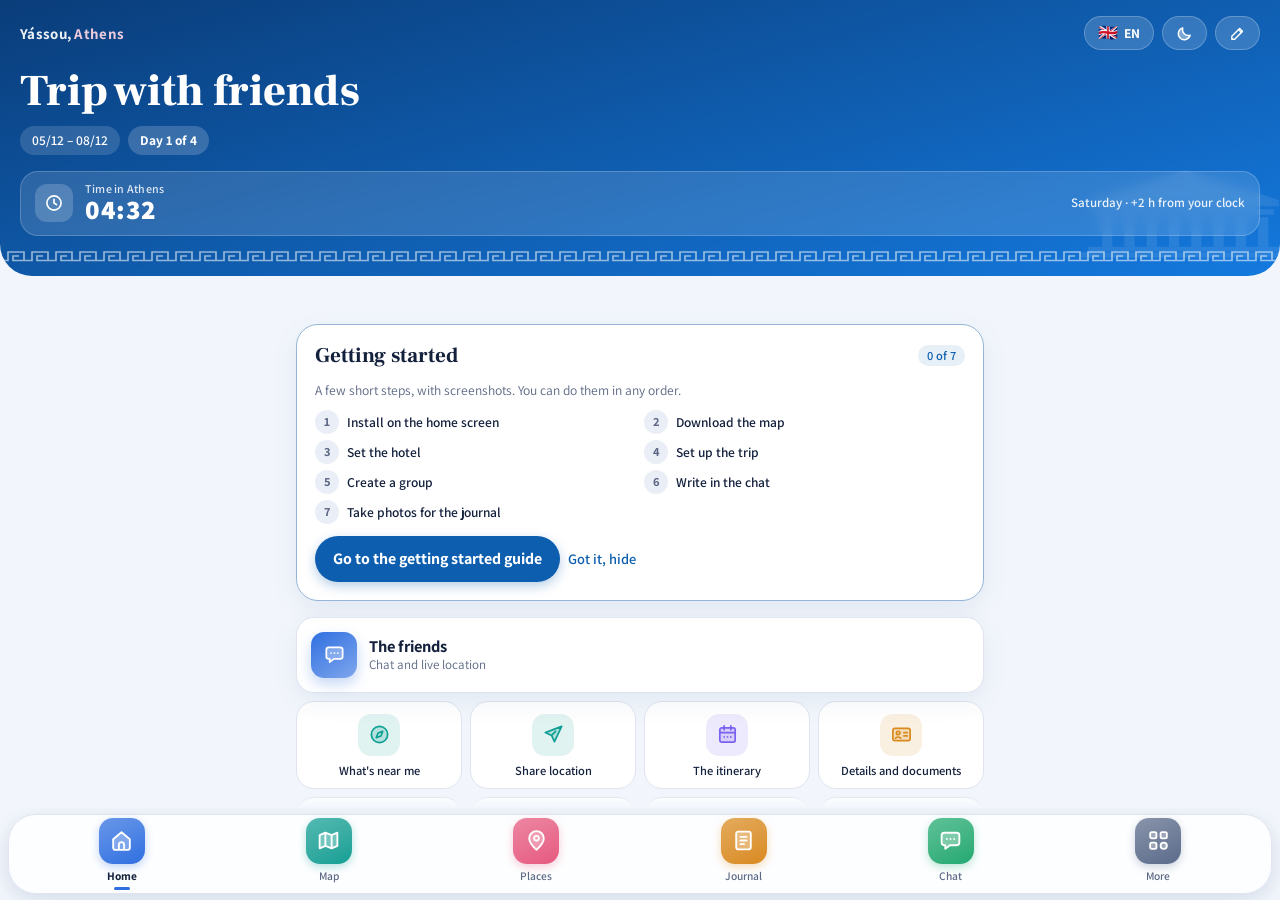
<file: index.html>
<!doctype html>
<html lang="he" dir="rtl">
<head>
<meta charset="utf-8">
<meta name="viewport" content="width=device-width, initial-scale=1, viewport-fit=cover">
<title>אתונה שלנו</title>
<script src="i18n.js"></script>
<meta name="description" content="המדריך האישי לטיול באתונה: מפה חיה, שופינג, מסעדות, מסלול וכלים">
<meta name="theme-color" content="#f5f7fb" media="(prefers-color-scheme: light)">
<meta name="theme-color" content="#0e1524" media="(prefers-color-scheme: dark)">
<meta name="apple-mobile-web-app-capable" content="yes">
<meta name="apple-mobile-web-app-title" content="אתונה">
<link rel="manifest" href="manifest.webmanifest">
<script>/* קישור הזמנה באייפון: בלי manifest, "הוספה למסך הבית" שומרת את הכתובת עם הקוד, והאפליקציה שבמסך הבית מצטרפת לבד */
if (/[?&][jk]=/.test(location.search) && /iPhone|iPad|iPod/.test(navigator.userAgent) && !/CriOS|FxiOS|EdgiOS/.test(navigator.userAgent) && !navigator.standalone) document.querySelector('link[rel=manifest]').remove();</script>
<link rel="icon" href="icon.svg" type="image/svg+xml">
<link rel="apple-touch-icon" sizes="180x180" href="icon-180.png">
<link rel="preconnect" href="https://fonts.googleapis.com">
<link rel="preconnect" href="https://fonts.gstatic.com" crossorigin>
<link rel="stylesheet" href="https://fonts.googleapis.com/css2?family=Assistant:wght@400;500;600;700&family=Frank+Ruhl+Libre:wght@500;700;900&family=Gveret+Levin&family=Caveat:wght@500;700&display=swap">
<link rel="stylesheet" href="vendor/leaflet.css">
<link rel="stylesheet" href="app.css">
<script>/* מצב בהיר / כהה שנבחר ידנית: מפעילים או מכבים את כללי ה-CSS של "מצב כהה", בלי לשכפל אותם */
window.applyTheme = function (t) {
  for (var i = 0; i < document.styleSheets.length; i++) { var rules; try { rules = document.styleSheets[i].cssRules; } catch (e) { continue; }
    for (var j = 0; j < rules.length; j++) { var r = rules[j]; if (!r.media) continue; r._q = r._q || r.media.mediaText; if (!/prefers-color-scheme/.test(r._q)) continue;
      r.media.mediaText = !t ? r._q : (t === 'dark') === /dark/.test(r._q) ? 'all' : 'not all'; } }
  document.documentElement.dataset.theme = t || ''; document.documentElement.style.colorScheme = t || 'light dark';
  var m = document.querySelector('meta[name=theme-color]'); if (m && t) { m.removeAttribute('media'); m.content = t === 'dark' ? '#0e1524' : '#f5f7fb'; }
};
try { var th = localStorage.getItem('athina.theme'); if (th === 'dark' || th === 'light') applyTheme(th); } catch (e) {}</script>
</head>
<body>

<main id="app">
  <!-- בית -->
  <section class="view" id="v-home" data-view="home">
    <header class="hero">
      <div class="hero-top">
        <p class="eyebrow">יָאסוּ, <span>אתונה</span></p>
        <span class="hero-btns"><button class="hero-set hero-lang" id="langBtn" type="button" translate="no" aria-label="Language"><i id="langFlag"></i><b id="langNow"></b></button>
        <button class="hero-set round" id="themeBtn" type="button" aria-label="מצב בהיר או כהה"></button>
        <button class="hero-set round" id="tripBtn" type="button" aria-label="הגדרות הנסיעה"><svg viewBox="0 0 24 24" width="15" height="15" fill="none" stroke="currentColor" stroke-width="2.2" stroke-linecap="round" stroke-linejoin="round"><path d="M4 20h4L19 9l-4-4L4 16z"/><path d="M13.5 6.5l4 4"/></svg></button></span>
      </div>
      <h1 id="heroTitle"></h1>
      <p class="hero-sub"><span id="heroDates"></span><b id="heroCount"></b></p>
      <div class="hero-clock"><i><svg viewBox="0 0 24 24" width="20" height="20" fill="none" stroke="currentColor" stroke-width="2" stroke-linecap="round" aria-hidden="true"><circle cx="12" cy="12" r="8.500"/><path d="M12 7.500V12l3 2"/></svg></i><span><small>השעה באתונה</small><b id="heroTime" translate="no"></b></span><em id="heroDay"></em></div>
      <svg class="hero-art" viewBox="0 0 320 120" aria-hidden="true">
        <g fill="currentColor">
          <path d="M40 46 160 8l120 38v8H40z"/>
          <rect x="46" y="58" width="228" height="7"/>
          <g id="cols"></g>
          <rect x="36" y="106" width="248" height="6"/><rect x="26" y="113" width="268" height="7"/>
        </g>
      </svg>
    </header>
    <div class="stack">
      <div id="weather" class="weather" aria-label="תחזית"></div>
      <p class="wx-upd" id="wxUpd"></p>
      <section class="card note-home" id="noteHome" hidden></section>
      <div id="alertBox"></div>
      <section class="card install" id="installCard" hidden>
        <img src="icon-180.png" alt="" width="56" height="56">
        <div><h2>התקנה למסך הבית</h2><p class="muted small" id="installTxt"></p>
        <div class="row"><button class="btn sm" id="installBtn" type="button">התקנה</button><button class="link" id="installHide" type="button">לא עכשיו</button></div></div>
      </section>
      <section class="card starthome" id="startHome" hidden>
        <div class="card-head"><h2>איך מתחילים</h2><span class="pill" id="startCount"></span></div>
        <p class="muted small">כמה צעדים קצרים, עם צילומי מסך. אפשר לעשות אותם בכל סדר.</p>
        <div class="start-dots" id="startDots"></div>
        <div class="row"><button class="btn" data-jump="startCard" type="button">למדריך ההתחלה</button><button class="link" id="startHide" type="button">הבנתי, להסתיר</button></div>
      </section>
      <section class="card setup" id="setupCard" hidden>
        <h2>איזו נסיעה זו?</h2>
        <p class="muted small">בנות, בנים, משפחה או חברים, ואולי יום הולדת? לפי זה יותאמו ההמלצות, המסלול והיומן.</p>
        <div class="row"><button class="btn" id="setupBtn" type="button">הגדרת הנסיעה</button><button class="btn ghost" data-go="group" type="button">יש לי קוד קבוצה</button></div>
      </section>
      <div class="quick">
        <button class="qbtn wide" data-go="group"><i class="ic" data-ic="chat" style="--c:#2f6fe0"></i><span><b class="grpname">הקבוצה</b><small id="grpHint">צ׳אט ומיקום חי</small></span><span class="faces" id="grpFaces"></span><em class="nbadge" id="grpBadge" hidden></em></button>
        <button class="qbtn" data-act="near"><i class="ic" data-ic="compass" style="--c:#0f9f94"></i><span><b>מה קרוב אליי</b><small>מקומות לפי מרחק</small></span></button>
        <button class="qbtn" data-act="share"><i class="ic" data-ic="send" style="--c:#0f9f94"></i><span><b>שיתוף מיקום</b><small>שליחה בוואטסאפ</small></span></button>
        <button class="qbtn" data-go="plan"><i class="ic" data-ic="cal" style="--c:#7b61f0"></i><span><b>המסלול</b><small id="todayPlan"></small></span></button>
        <button class="qbtn" data-jump="meCard"><i class="ic" data-ic="id" style="--c:#d98a1c"></i><span><b>פרטים ומסמכים</b><small>דרכון, ביטוח, אישורים</small></span></button>
        <button class="qbtn" data-jump="taxCard"><i class="ic" data-ic="percent" style="--c:#d98a1c"></i><span><b>Tax Free</b><small>איך מקבלים החזר מס</small></span></button>
        <button class="qbtn" data-jump="offlineCard"><i class="ic" data-ic="download" style="--c:#2f6fe0"></i><span><b>מפה בלי אינטרנט</b><small id="offHint">הורדה לטלפון</small></span></button>
        <button class="qbtn" data-act="favs"><i class="ic" data-ic="heart" style="--c:#e5587f"></i><span><b>הרשימה שלי</b><small id="favCount"></small></span></button>
        <button class="qbtn" data-go="journal"><i class="ic" data-ic="book" style="--c:#e5587f"></i><span><b>היומן שלנו</b><small>תמונות ורגעים</small></span></button>
      </div>
      <section class="card" id="hotelCard"></section>
      <section class="card" id="flightsCard"></section>
      <details class="card bday" id="occCard" hidden></details>
      <section>
        <div class="sec-head"><h2>אסור לפספס</h2><button class="link" data-go="places">לכל המקומות</button></div>
        <div class="rail" id="topRail"></div>
      </section>
    </div>
  </section>

  <!-- מפה -->
  <section class="view" id="v-map" data-view="map" hidden>
    <div id="map"></div>
    <div class="map-chips chips" id="mapChips"></div>
    <div class="map-fabs">
      <button class="fab" id="btnLocate" aria-label="המיקום שלי">
        <svg viewBox="0 0 24 24" width="22" height="22" fill="none" stroke="currentColor" stroke-width="2"><circle cx="12" cy="12" r="3.5"/><path d="M12 2v4M12 18v4M2 12h4M18 12h4"/></svg>
      </button>
      <button class="fab" id="btnLayers" aria-label="סוג המפה">
        <svg viewBox="0 0 24 24" width="22" height="22" fill="none" stroke="currentColor" stroke-width="2" stroke-linejoin="round"><path d="M12 3 3 8l9 5 9-5zM3 12l9 5 9-5M3 16l9 5 9-5"/></svg>
      </button>
      <button class="fab" id="btnHotel" aria-label="המלון">
        <svg viewBox="0 0 24 24" width="22" height="22" fill="none" stroke="currentColor" stroke-width="2"><path d="M3 21V10l9-7 9 7v11h-6v-6H9v6z"/></svg>
      </button>
    </div>
    <div class="map-status" id="gpsStatus" hidden></div>
  </section>

  <!-- מקומות -->
  <section class="view" id="v-places" data-view="places" hidden>
    <header class="page-head">
      <h1>מקומות</h1>
      <input type="search" id="search" placeholder="חיפוש: סנדלים, גג, סובלאקי…" autocomplete="off">
    </header>
    <div class="area-box" id="areaBox" hidden>
      <div class="sec-head"><h2>איפה כדאי לגור</h2><span class="muted small">אזורים ומלונות</span></div>
      <div class="rail" id="areaRail"></div>
    </div>
    <div class="chips" id="placeChips"></div>
    <div class="sortbar" id="sortbar">
      <button data-sort="rec" class="on">מומלצים</button>
      <button data-sort="me">קרוב אליי</button>
      <button data-sort="hotel">קרוב למלון</button>
    </div>
    <div class="list" id="placeList"></div>
  </section>

  <!-- יומן -->
  <section class="view" id="v-journal" data-view="journal" hidden>
    <header class="page-head jr-head">
      <div class="jr-tabs" role="tablist"><button id="jrTabMe" type="button">היומן שלי <em id="jrNMe"></em></button><button id="jrTabUs" type="button">היומן המשותף <em id="jrNUs"></em></button></div>
      <p class="jr-kicker" id="jrKicker"></p>
      <h1 class="hand" id="jrTitle">היומן שלי</h1>
    </header>
    <div class="jr-actions">
      <label class="btn" for="camIn"><svg viewBox="0 0 24 24" width="20" height="20" fill="none" stroke="currentColor" stroke-width="2" stroke-linejoin="round"><path d="M4 8h3l2-3h6l2 3h3v11H4z"/><circle cx="12" cy="13" r="3.5"/></svg>צילום</label>
      <label class="btn ghost" for="vidIn"><svg viewBox="0 0 24 24" width="20" height="20" fill="none" stroke="currentColor" stroke-width="2" stroke-linejoin="round"><rect x="3" y="6" width="13" height="12" rx="2"/><path d="M16 10l5-3v10l-5-3z"/></svg>סרטון</label>
      <label class="btn ghost" for="upIn">העלאה</label>
      <button class="btn ghost" id="jrNote">כתיבה</button>
    </div>
    <input type="file" id="camIn" accept="image/*" capture="environment" hidden>
    <input type="file" id="vidIn" accept="video/*" capture="environment" hidden>
    <input type="file" id="upIn" accept="image/*,video/*" multiple hidden>
    <div class="jr-show"><button class="btn sea" id="jrShow" type="button"><svg viewBox="0 0 24 24" width="20" height="20" fill="currentColor"><path d="M8 5v14l11-7z"/></svg><span id="jrShowTxt">מצגת הטיול</span></button><button class="btn ghost" id="bkOpen" type="button">גיבוי תמונות<em class="nbadge" id="bkCount" hidden></em></button></div>
    <div class="bk-banner" id="bkBanner" hidden><span id="bkBannerTxt"></span><button class="btn sm" id="bkBannerBtn" type="button">גיבוי עכשיו</button><button class="link" id="bkBannerX" type="button">אחר כך</button></div>
    <div id="jrBody"></div>
  </section>

  <!-- הבנות -->
  <section class="view" id="v-group" data-view="group" hidden>
    <header class="page-head"><h1 class="grpname">הקבוצה</h1><p class="muted" id="grpStatus"></p></header>
    <div class="stack" id="grpJoin">
      <section class="card">
        <h2>להצטרף לקבוצה</h2>
        <p class="invited" id="grpInvited" hidden></p>
        <form id="grpJoinForm" class="form-in">
          <label>השם שלך<input id="grpName" autocomplete="off" maxlength="16" placeholder="השם שלך"></label>
          <label>קוד הקבוצה<input id="grpCodeIn" autocomplete="off" autocapitalize="characters" placeholder="XXXX-XXXX" dir="ltr"></label>
          <button class="btn">הצטרפות עם הקוד</button>
        </form>
        <p class="muted small" style="margin:14px 0 8px">מי שמארגן פותח קבוצה, מגדיר את הנסיעה ושולח את הקוד לכולם:</p>
        <button class="btn ghost" id="grpNew" type="button">פתיחת קבוצה חדשה</button>
      </section>
      <p class="muted small center">ההודעות והמיקומים מוצפנים בטלפון עם הקוד. רק מי שיש לו את הקוד יכול לקרוא.</p>
    </div>
    <div class="stack" id="grpMain" hidden>
      <section class="card" id="tripCard"></section>
      <section class="card">
        <div class="card-head"><div><small class="muted">קוד הקבוצה</small><div class="gcode" id="grpCode" dir="ltr"></div></div><button class="btn sm" id="grpInvite">הזמנה לקבוצה</button></div>
        <div class="myav"><span id="myFace"></span><div><b>התמונה שלי</b><small class="muted">הקבוצה תראה אותה בצ׳אט, במפה ובעמוד הבית</small>
          <div class="row"><label class="btn sm" for="avIn">בחירת תמונה</label><button class="link" id="avClear" type="button" hidden>הסרה</button></div></div></div>
        <input type="file" id="avIn" accept="image/*" hidden>
        <label class="switch"><input type="checkbox" id="grpShare"><span>לשתף את המיקום שלי עם הקבוצה</span></label>
        <div id="grpMembers" class="mems"></div>
      </section>
      <button class="btn" data-go="chat" type="button">פתיחת הצ׳אט</button>
      <section class="card" id="pushNative" hidden>
        <div class="card-head"><h2 class="h-ic"><i class="ic" data-ic="phone" style="--c:#e5587f"></i>התראות</h2><span class="pill" id="pushState"></span></div>
        <p class="muted small" id="pushTxt">התראה קופצת על כל הודעה בצ׳אט, גם כשהאפליקציה סגורה. לחיצה עליה פותחת את האפליקציה.</p>
        <div class="row" style="margin-top:10px"><button class="btn" id="pushOn" type="button">הפעלת התראות</button><button class="btn ghost sm" id="pushTest" type="button" hidden>התראת ניסיון</button></div>
      </section>
      <section class="card"><h2>מקומות שסימנו</h2><div id="grpFavs" class="tags"></div></section>
      <button class="link center" id="grpLeave">יציאה מהקבוצה</button>
      <p class="muted small center">כשהאפליקציה פתוחה ההודעות מגיעות מיד, עם צליל.</p>
    </div>
  </section>

  <!-- צ׳אט -->
  <section class="view chatview" id="v-chat" data-view="chat" hidden>
    <header class="chat-head"><button class="chat-hd" data-go="group" type="button" aria-label="פרטי הקבוצה"><span class="faces" id="chatFaces"></span><span class="chat-tt"><b id="chatTitle">הצ׳אט שלנו</b><small id="chatStatus"></small></span><svg class="chat-chev" width="20" height="20" viewBox="0 0 24 24" fill="none" stroke="currentColor" stroke-width="2" stroke-linecap="round" stroke-linejoin="round" aria-hidden="true"><path d="M15 6l-6 6 6 6"/></svg></button></header>
    <div class="chat-empty" id="chatEmpty" hidden><p>עוד אין קבוצה. פותחים קבוצה או מצטרפות עם קוד, ואז הצ׳אט נפתח כאן.</p><button class="btn" data-go="group" type="button">לקבוצה</button></div>
    <div class="chat-body" id="chatBody">
        <div class="chat-wrap"><div id="grpChat" class="chat"></div>
          <button type="button" class="chat-down" id="chatDown" aria-label="להודעות האחרונות" hidden><svg width="22" height="22" viewBox="0 0 24 24" fill="none" stroke="currentColor" stroke-width="2" stroke-linecap="round" stroke-linejoin="round" aria-hidden="true"><path d="M6 9l6 6 6-6"/></svg><em id="chatDownN" hidden></em></button></div>
        <div id="grpQuick" class="tags"><button class="tag" type="button">איפה כולם?</button><button class="tag" type="button">אני בדרך</button><button class="tag" type="button">נפגשים במלון</button><button class="tag" type="button" data-here>📍 אני כאן, בואו</button></div>
        <div id="emojiPanel" class="emoji-panel" hidden></div>
        <div class="composer">
          <div class="replybar" id="replyBar" hidden><span class="rb-txt"><b id="replyWho"></b><small id="replyTxt" translate="no" dir="auto"></small></span><button type="button" class="rb-x" id="replyX" aria-label="ביטול"><svg width="18" height="18" viewBox="0 0 24 24" fill="none" stroke="currentColor" stroke-width="2" stroke-linecap="round" stroke-linejoin="round" aria-hidden="true"><path d="M6 6l12 12M18 6L6 18"/></svg></button></div>
          <form id="grpForm" class="chatform">
            <div class="cpill"><button type="button" class="cbtn" id="emojiBtn" aria-label="סמיילים"><svg width="24" height="24" viewBox="0 0 24 24" fill="none" stroke="currentColor" stroke-width="2" stroke-linecap="round" stroke-linejoin="round" aria-hidden="true"><circle cx="12" cy="12" r="9"/><path d="M8.500 14.500a4.500 4.500 0 0 0 7 0M9 9.500h.01M15 9.500h.01"/></svg></button><textarea id="grpText" rows="1" autocomplete="off" maxlength="1000" placeholder="הודעה לקבוצה…" dir="auto"></textarea><label class="cbtn" for="chatFile" aria-label="צירוף תמונה או מסמך"><svg width="23" height="23" viewBox="0 0 24 24" fill="none" stroke="currentColor" stroke-width="2" stroke-linecap="round" stroke-linejoin="round" aria-hidden="true"><path d="M20.500 11.500l-8.300 8.300a5 5 0 0 1-7.100-7.100l8.500-8.500a3.300 3.300 0 0 1 4.700 4.700l-8.500 8.500a1.700 1.700 0 0 1-2.400-2.400l7.800-7.800"/></svg></label></div>
            <button class="cround send" id="sendBtn" aria-label="שליחה" hidden><svg width="21" height="21" viewBox="0 0 24 24" fill="none" stroke="currentColor" stroke-width="2" stroke-linecap="round" stroke-linejoin="round" aria-hidden="true"><path d="M2 12 21 3l-6 18-3-8z"/></svg></button>
            <button type="button" class="cround mic" id="micBtn" aria-label="הקלטת הודעה קולית" hidden><svg width="22" height="22" viewBox="0 0 24 24" fill="none" stroke="currentColor" stroke-width="2" stroke-linecap="round" stroke-linejoin="round" aria-hidden="true"><rect x="9" y="3" width="6" height="11" rx="3"/><path d="M5.500 11a6.500 6.500 0 0 0 13 0M12 17.500V21"/></svg></button>
          </form>
          <div class="recbar" id="recBar" hidden><button type="button" class="cbtn rec-x" id="recCancel" aria-label="ביטול ההקלטה"><svg width="22" height="22" viewBox="0 0 24 24" fill="none" stroke="currentColor" stroke-width="2" stroke-linecap="round" stroke-linejoin="round" aria-hidden="true"><path d="M4 7h16M9 7V4.500h6V7M6.500 7l1 12.500h9l1-12.500M10 11v5M14 11v5"/></svg></button><i class="rec-dot"></i><b id="recTime" translate="no">0:00</b><span class="rec-hint">מקליטה…</span><button type="button" class="cround send" id="recSend" aria-label="שליחת ההקלטה"><svg width="21" height="21" viewBox="0 0 24 24" fill="none" stroke="currentColor" stroke-width="2" stroke-linecap="round" stroke-linejoin="round" aria-hidden="true"><path d="M2 12 21 3l-6 18-3-8z"/></svg></button></div>
        </div>
        <input type="file" id="chatFile" hidden>
    </div>
  </section>

  <!-- מסלול -->
  <section class="view" id="v-plan" data-view="plan" hidden>
    <header class="page-head">
      <h1>ארבעה ימים</h1>
      <p class="muted">הצעה גמישה. לוחצים על מקום כדי לראות פרטים ולנווט.</p>
    </header>
    <div class="daytabs" id="dayTabs"></div>
    <div id="planBody"></div>
  </section>

  <!-- עוד -->
  <section class="view" id="v-more" data-view="more" hidden>
    <header class="page-head"><h1>ארגז כלים</h1></header>
    <div class="stack">
      <details class="card acc" id="notesCard" open>
        <summary><i class="ic" data-ic="cal" style="--c:#d98a1c"></i>פנקס ותזכורות <span class="pill" id="notesCount" hidden></span></summary>
        <form id="noteForm" class="note-form">
          <input id="noteText" maxlength="200" autocomplete="off" placeholder="מה לזכור? להזמין שולחן, לקנות מתנה…">
          <button type="button" class="note-bell" id="noteBell" aria-label="הוספת תזכורת עם שעה">⏰</button>
          <button class="btn sm">הוספה</button>
          <label id="noteWhen" class="note-when" hidden>מתי להזכיר<input id="noteAt" type="datetime-local"></label>
        </form>
        <div id="notesList" class="notes-list"></div>
        <p class="muted small">תזכורת עם שעה מופיעה במסך הבית ביום שלה וקופצת כשהאפליקציה פתוחה. הפנקס אישי ונשמר בטלפון, לכל נסיעה בנפרד.</p>
      </details>

      <details class="card acc" id="startCard">
        <summary><i class="ic" data-ic="compass" style="--c:#0f9f94"></i>איך מתחילים</summary>
        <p class="muted small">כמה צעדים, עם צילומי מסך וכפתור שמוביל ישר למקום. צעד שהושלם מסומן ב־✓.</p>
        <div id="startSteps" class="start-steps"></div>
      </details>

      <details class="card acc" id="guideCard">
        <summary><i class="ic" data-ic="bulb" style="--c:#d98a1c"></i>מדריך לאפליקציה</summary>
        <p class="muted small">כל מה שחשוב לדעת, בשפה פשוטה. לוחצים על נושא כדי לפתוח.</p>
        <div id="guide" class="guide"></div>
      </details>

      <details class="card acc" id="tripsCard">
        <summary><i class="ic" data-ic="bag" style="--c:#7b61f0"></i>הנסיעות שלי</summary>
        <p class="muted small">נוסעים שוב לאתונה? הנסיעה הנוכחית נשמרת עם היומן, הצ'אט והמסלול שלה, ומתחילים נסיעה חדשה ונקייה. אפשר לחזור לכל נסיעה שמורה, וגם למחוק נסיעה יחד עם היומן שלה.</p>
        <div id="tripsList" class="trips"></div>
        <button class="btn" id="tripNew" type="button">התחלת נסיעה חדשה</button>
      </details>

      <details class="card acc" id="meCard">
        <summary><i class="ic" data-ic="id" style="--c:#d98a1c"></i>הפרטים והמסמכים שלי</summary>
        <p class="muted small">נשמר רק בטלפון הזה ולא נשלח לשום מקום.</p>
        <div class="grid2" id="meForm">
          <label class="wide">שם מלא, כמו בדרכון<input id="me_name" data-k="name" autocomplete="off"></label>
          <label>מספר דרכון<input id="me_pass" data-k="pass" autocomplete="off" autocapitalize="characters"></label>
          <label>תוקף הדרכון<input id="me_passExp" data-k="passExp" type="date"></label>
          <label>חברת ביטוח<input id="me_ins" data-k="ins" autocomplete="off"></label>
          <label>מספר פוליסה<input id="me_insNo" data-k="insNo" autocomplete="off"></label>
          <label class="wide">מוקד החירום של הביטוח<input id="me_insTel" data-k="insTel" type="tel" autocomplete="off"></label>
          <label>איש קשר לחירום<input id="me_ice" data-k="ice" autocomplete="off"></label>
          <label>הטלפון שלו<input id="me_iceTel" data-k="iceTel" type="tel" autocomplete="off"></label>
          <label class="wide">מספר אישור ההזמנה במלון<input id="me_hotelRef" data-k="hotelRef" autocomplete="off"></label>
          <label class="wide">מידע רפואי חשוב (אלרגיות, תרופות, סוג דם)<input id="me_med" data-k="med" autocomplete="off"></label>
        </div>
        <div id="meNote"></div>
        <h3 class="sub-h">מסמכים מצולמים</h3>
        <p class="muted small">דרכון, כרטיס עלייה למטוס, ביטוח, אישור מלון. התמונה מטושטשת עד שלוחצים עליה.</p>
        <select id="docType" aria-label="סוג המסמך">
          <option>דרכון</option><option>כרטיס עלייה למטוס</option><option>כרטיס טיסה</option><option>ביטוח נסיעות</option><option>אישור הזמנת מלון</option><option>מסמך אחר</option>
        </select>
        <div class="row">
          <label class="btn sm" for="docCam">צילום המסמך</label>
          <label class="btn ghost sm" for="docUp">העלאה מהגלריה</label>
        </div>
        <input type="file" id="docCam" accept="image/*" capture="environment" hidden>
        <input type="file" id="docUp" accept="image/*" hidden>
        <div id="docGrid" class="docgrid"></div>
      </details>

      <section class="card" id="offlineCard">
        <div class="card-head"><h2 class="h-ic"><i class="ic" data-ic="download" style="--c:#2f6fe0"></i>מפה בלי אינטרנט</h2><span class="pill" id="offState"></span></div>
        <p class="muted small">מורידה לטלפון את מפת הרחובות של מרכז אתונה ברמת רחוב ואת כל האזור עד שדה התעופה והריביירה. כ־20 מ״ב, עדיף ב־Wi‑Fi לפני הטיסה. ה־GPS עובד גם בלי חבילת גלישה.</p>
        <progress id="offBar" max="100" value="0" hidden></progress>
        <div class="row" style="margin-top:10px"><button class="btn sea" id="offBtn">הורדת המפה</button><span class="muted small" id="offMsg"></span></div>
      </section>

      <details class="card acc" id="taxCard">
        <summary><i class="ic" data-ic="percent" style="--c:#d98a1c"></i>החזר מס – Tax Free</summary>
        <p>תיירות מחוץ לאיחוד האירופי (דרכון ישראלי) זכאיות להחזר המע״מ על קניות. המע״מ ביוון 24%, וההחזר בפועל אחרי עמלה הוא בערך <b>12–15 אחוז מהמחיר</b>.</p>
        <div class="conv taxcalc">
          <label>סכום הקנייה ב־€<input id="taxAmt" type="number" inputmode="decimal"></label>
          <label>החזר משוער<output id="taxOut" class="out" dir="auto">—</output></label>
        </div>
        <h3 class="sub-h">בחנות</h3>
        <ol class="steps">
          <li>מינימום <b>50 אירו בחנות אחת באותו יום</b>. כדאי לרכז קניות בחנות אחת או בכל־בו כמו אטיקה.</li>
          <li>לחפש שלט Tax Free (Global Blue או Planet) ולבקש בקופה: <b dir="ltr">"Tax free form, please"</b>.</li>
          <li>להציג <b>דרכון</b>. יש חנויות שמסתפקות בצילום, אבל לא כולן.</li>
          <li>לשמור את הטופס יחד עם הקבלה, ולא להשתמש במוצרים: הם צריכים לצאת מיוון חדשים, עם התוויות.</li>
        </ol>
        <h3 class="sub-h">בשדה התעופה, ביום החזרה</h3>
        <ol class="steps">
          <li>להגיע <b>כ־45 דקות מוקדם יותר</b>. במוצאי שבת יכול להיות תור.</li>
          <li><b>לפני הצ׳ק־אין</b>, אם הקניות במזוודה: לגשת לעמדת המכס או לעמדת האימות של Tax Free באולם היציאות, עם הטפסים, הקבלות, הדרכון, כרטיס הטיסה והמוצרים עצמם.</li>
          <li>אחרי ביקורת הדרכונים: דלפק Global Blue או Planet. החזר <b>לכרטיס האשראי</b> מלא יותר, במזומן יש עמלה נוספת.</li>
          <li>אין זמן או שהדלפק סגור? לשלשל את הטופס החתום לתיבת הדואר של חברת ההחזר שליד הדלפק.</li>
        </ol>
        <p class="muted small">ההחזר לא חל על מסעדות, מלון ושירותים. הנהלים והעמלות משתנים בין חברות, כדאי לשאול בחנות.</p>
      </details>

      <details class="card acc" open>
        <summary><i class="ic" data-ic="euro" style="--c:#d98a1c"></i>מחשבון אירו ⇄ שקל</summary>
        <div class="conv">
          <label>אירו<input id="eur" type="number" inputmode="decimal"></label>
          <label>שקלים<input id="ils" type="number" inputmode="decimal"></label>
        </div>
        <p class="muted small">שער: <input id="rate" class="rate" type="number" step="0.01" inputmode="decimal"> ₪ לאירו <span id="rateSrc"></span></p>
      </details>

      <details class="card acc">
        <summary><i class="ic" data-ic="wallet" style="--c:#0f9f94"></i>קופה משותפת</summary>
        <p class="muted small">מי שילם על מה, ומי מעביר למי בסוף.</p>
        <form id="kupaPeople" class="row">
          <input id="personName" placeholder="שם של משתתף" autocomplete="off">
          <button class="btn sm">הוספה</button>
        </form>
        <div class="tags" id="peopleTags"></div>
        <form id="kupaExp" class="grid2">
          <input id="expDesc" placeholder="על מה? (מונית, ארוחה…)" autocomplete="off">
          <input id="expAmt" type="number" step="0.01" inputmode="decimal" placeholder="סכום ב־€">
          <select id="expPayer" aria-label="מי שילם"></select>
          <button class="btn sm">רישום</button>
        </form>
        <div id="kupaList"></div>
        <div id="kupaSum"></div>
      </details>

      <details class="card acc">
        <summary><i class="ic" data-ic="bag" style="--c:#7b61f0"></i>רשימת אריזה <span class="pill" id="packCount"></span></summary>
        <div id="packList" class="checks"></div>
        <form id="packAdd" class="row">
          <input id="packNew" placeholder="להוסיף פריט" autocomplete="off">
          <button class="btn sm">הוספה</button>
        </form>
      </details>

      <details class="card acc">
        <summary><i class="ic" data-ic="bulb" style="--c:#d98a1c"></i>טיפים שכדאי לדעת</summary>
        <div id="tips"></div>
      </details>

      <details class="card acc">
        <summary><i class="ic" data-ic="chat" style="--c:#2f6fe0"></i>יוונית בשתי דקות</summary>
        <div id="phrases" class="phrases"></div>
      </details>

      <details class="card acc">
        <summary><i class="ic" data-ic="phone" style="--c:#e5587f"></i>מספרי חירום</summary>
        <div id="emergency" class="emg"></div>
        <p class="muted small">לחיצה על מספר מחייגת. כדאי לשמור גם את מספר הביטוח.</p>
      </details>

      <section class="card langs" translate="no">
        <div class="card-head"><h2>שפה · Language</h2><button class="btn sm ghost" id="langOpen2" type="button"><span id="langFlag2"></span> <span id="langName2"></span></button></div>
      </section>
      <section class="card about">
        <h2>אודות</h2>
        <p><b>אתונה שלנו</b> · מדריך ומלווה לטיול באתונה</p>
        <p>פיתוח: דודו טל</p>
        <p class="muted small">© 2026 כל הזכויות שמורות.</p>
        <p class="small lic-info" id="licInfo" hidden></p>
      </section>
      <div class="center"><button class="btn ghost sm" id="updBtn" type="button">בדיקת עדכון</button> <span class="muted small" id="verTxt"></span></div>
      <p class="muted small center">שעות ומחירים משתנים – כדאי לוודא בגוגל מפות לפני שיוצאים.<br>כל מה שהזנת נשמר רק בטלפון הזה.</p>
    </div>
  </section>
</main>

<nav class="tabbar" aria-label="ניווט">
  <button data-go="home" style="--c:#2f6fe0" class="on"><i class="tic" data-ic="home"></i>בית</button>
  <button data-go="map" style="--c:#0f9f94"><i class="tic" data-ic="map"></i>מפה</button>
  <button data-go="places" style="--c:#e5587f"><i class="tic" data-ic="pin"></i>מקומות</button>
  <button data-go="journal" style="--c:#d98a1c"><i class="tic" data-ic="book"></i>יומן</button>
  <button data-go="chat" style="--c:#1fa971"><i class="tic" data-ic="chat"></i>צ׳אט<em class="tbadge" id="chatBadge" hidden></em></button>
  <button data-go="more" style="--c:#5b6b8a"><i class="tic" data-ic="grid"></i>עוד<em class="tdot" id="moreDot" hidden></em></button>
</nav>

<!-- גיליון מקום -->
<dialog id="sheet" class="sheet"><div id="sheetBody"></div></dialog>

<!-- טופס טיסה -->
<dialog id="flightDlg" class="sheet">
  <form id="flightForm" method="dialog" class="form">
    <h2>טיסה</h2>
    <label>כיוון
      <select id="fDir"><option value="out">הלוך – לאתונה</option><option value="back">חזור – הביתה</option></select>
    </label>
    <div class="grid2">
      <label>מספר טיסה<input id="fNum" placeholder="LY541" autocapitalize="characters" autocomplete="off" required></label>
      <label>חברת תעופה<input id="fAir" placeholder="אל על" autocomplete="off"></label>
      <label>תאריך<input id="fDate" type="date" required></label>
      <label>שעת המראה<input id="fTime" type="time" required></label>
      <label>שעת נחיתה<input id="fArr" type="time"></label>
      <label>מספר הזמנה<input id="fRef" autocomplete="off" autocapitalize="characters"></label>
    </div>
    <label>הערות<input id="fNote" placeholder="טרמינל, מושב, כבודה…" autocomplete="off"></label>
    <div class="row end">
      <button type="button" class="btn ghost" id="fCancel">ביטול</button>
      <button class="btn" value="save">שמירה</button>
    </div>
  </form>
</dialog>

<!-- רשומת יומן -->
<dialog id="entryDlg" class="sheet">
  <form id="entryForm" method="dialog" class="form">
    <div class="entry-img" id="entryImgWrap" hidden><img id="entryImg" alt=""><video id="entryVid" controls playsinline preload="metadata" hidden></video></div>
    <p class="muted small" id="entryVidNote" hidden></p>
    <label class="hand-label">מה היה כאן?
      <textarea id="entryText" rows="3" placeholder="כמה מילים לזיכרון…"></textarea>
    </label>
    <label>איפה<select id="entryPlace"></select></label>
    <a class="link small" id="entryMapLink" target="_blank" rel="noopener" hidden>פתיחה במפה</a>
    <div class="tags" id="entryTags"></div>
    <div class="jr-where"><small>איפה לשמור</small>
    <label class="switch"><input type="checkbox" id="entryPersonal"><span id="entryPersonalTxt">ביומן האישי שלי</span></label>
    <label class="switch" id="entryShareRow" hidden><input type="checkbox" id="entryShared"><span>ביומן המשותף של הקבוצה</span></label></div>
    <div class="row end">
      <button type="button" class="btn ghost sm" id="entryDel">מחיקה</button>
      <button type="button" class="btn ghost sm" id="entryShare">שיתוף</button>
      <button class="btn" value="save" autofocus>שמירה ביומן</button>
    </div>
  </form>
</dialog>

<dialog id="layerDlg" class="sheet">
  <div class="form"><h2>סוג המפה</h2><div id="layerList" class="opts"></div>
  <p class="muted small">לניווט מדויק צעד־צעד: לחיצה על מקום ואז "ניווט בגוגל מפות".</p></div>
</dialog>

<dialog id="locDlg" class="sheet">
  <div class="form" id="locAsk">
    <h2>להציג אותך על המפה?</h2>
    <p>כדי לסמן את המיקום שלך על המפה, לחשב מרחקים ולתייג תמונות ביומן, האפליקציה צריכה גישה למיקום. אחרי הלחיצה הטלפון ישאל, ויש לבחור <b>"אפשר"</b>.</p>
    <p class="muted small">המיקום נשאר בטלפון ולא נשלח לאף אחד.</p>
    <div class="row end"><button type="button" class="btn ghost" id="locLater">לא עכשיו</button><button type="button" class="btn" id="locOk">אישור מיקום</button></div>
  </div>
  <div class="form" id="locHelp" hidden>
    <h2>המיקום חסום בטלפון</h2>
    <p>הטלפון לא נותן לדפדפן גישה למיקום, ולכן חלון האישור לא קופץ. מתקנים פעם אחת:</p>
    <ol class="steps">
      <li><b>אייפון:</b> הגדרות ← פרטיות ואבטחה ← שירותי מיקום. לוודא שהמתג למעלה דולק.</li>
      <li>באותה רשימה לבחור את הדפדפן (<b>Chrome</b>, או <b>אתרי Safari</b>) ולסמן <b>"בעת השימוש ביישום"</b> ו<b>"מיקום מדויק"</b>.</li>
      <li>לחזור לכאן, ללחוץ "רענון", וכשהטלפון שואל לבחור <b>"אפשר"</b>.</li>
      <li><b>אנדרואיד:</b> לחיצה על המנעול ליד הכתובת ← הרשאות ← מיקום ← אישור.</li>
    </ol>
    <div class="row end"><button type="button" class="btn ghost" id="locClose">סגירה</button><button type="button" class="btn" id="locReload">רענון</button></div>
  </div>
</dialog>

<dialog id="shotDlg" class="sheet shot"><img id="shotImg" alt=""><button type="button" class="btn" id="shotClose">סגירה</button></dialog>

<dialog id="tripDlg" class="sheet">
  <form id="tripForm" method="dialog" class="form">
    <h2 id="tripDlgTitle">הגדרת הנסיעה</h2>
    <p class="muted small" id="tripDlgNote"></p>
    <div class="opts trip-types" id="tripTypes"></div>
    <label>שם הנסיעה<input id="tripName" maxlength="40" autocomplete="off"></label>
    <div class="grid2">
      <label>אירוע<select id="tripOcc"></select></label>
      <label>תאריך ההגעה<input id="tripStart" type="date"></label>
    </div>
    <div class="trip-hotel"><small class="muted">המלון</small><b id="tripHotel"></b><small class="muted" id="tripHotelNote"></small></div>
    <div class="row end">
      <button type="button" class="btn ghost" id="tripCancel">ביטול</button>
      <button class="btn" value="save" autofocus id="tripSave">שמירה</button>
    </div>
  </form>
</dialog>

<dialog id="licDlg" class="lic-gate">
  <img src="icon-192.png" alt="" width="72" height="72">
  <h2>נדרש קישור הפעלה</h2>
  <p id="licMsg"></p>
  <ol class="inst" id="licSteps" hidden>
    <li>לוחצים על כפתור השיתוף בדפדפן.</li>
    <li>בוחרים <b>"הוספה למסך הבית"</b>.</li>
    <li>פותחים את האפליקציה מהאייקון החדש.</li>
  </ol>
  <form id="licForm">
    <input id="licIn" autocomplete="off" autocapitalize="off" dir="ltr" placeholder="P.xxxxxxxx.xxxx">
    <button class="btn" id="licGo">הפעלה</button>
    <p class="muted small">מדביקים כאן את הקישור או את הקוד שקיבלתם.</p>
  </form>
</dialog>
<dialog id="langDlg" class="sheet" translate="no">
  <h2>שפה · Language · Idioma</h2>
  <div class="lang-list">
    <button type="button" class="lang-opt" data-lang="he" style="--c:#2f6fe0"><i>🇮🇱</i><span><b>עברית</b><small>Hebrew</small></span><em></em></button>
    <button type="button" class="lang-opt" data-lang="en" style="--c:#e5587f"><i>🇬🇧</i><span><b>English</b><small>אנגלית</small></span><em></em></button>
    <button type="button" class="lang-opt" data-lang="es" style="--c:#d98a1c"><i>🇪🇸</i><span><b>Español</b><small>ספרדית · Spanish</small></span><em></em></button>
  </div>
</dialog>
<dialog id="taxiDlg" class="taxi-full">
  <button type="button" class="taxi-x" id="taxiClose" aria-label="סגירה">✕</button>
  <p class="taxi-k">Παρακαλώ, πηγαίνετέ με εδώ</p>
  <p class="taxi-big" id="taxiBig" translate="no" dir="ltr"></p>
  <p class="taxi-n" id="taxiName" translate="no" dir="ltr"></p>
  <p class="taxi-he">"בבקשה, קח אותי לכאן"</p>
</dialog>
<dialog id="msgDlg" class="msgmenu">
  <div class="rx-pill" id="msgRx"></div>
  <p class="msg-prev" id="msgPrev" translate="no" dir="auto"></p>
  <div class="msg-acts">
    <button id="msgReply" type="button"><svg width="20" height="20" viewBox="0 0 24 24" fill="none" stroke="currentColor" stroke-width="2" stroke-linecap="round" stroke-linejoin="round" aria-hidden="true"><path d="M9 7l-5 5 5 5M4 12h10a6 6 0 0 1 6 6v1"/></svg><span>השבה</span></button>
    <button id="msgCopy" type="button"><svg width="20" height="20" viewBox="0 0 24 24" fill="none" stroke="currentColor" stroke-width="2" stroke-linecap="round" stroke-linejoin="round" aria-hidden="true"><rect x="9" y="9" width="11" height="11" rx="2"/><path d="M5 15V6a2 2 0 0 1 2-2h9"/></svg><span>העתקה</span></button>
    <button id="msgEdit" type="button"><svg width="20" height="20" viewBox="0 0 24 24" fill="none" stroke="currentColor" stroke-width="2" stroke-linecap="round" stroke-linejoin="round" aria-hidden="true"><path d="M4 20h4L19 9l-4-4L4 16zM13.500 6.500l4 4"/></svg><span>עריכה</span></button>
    <button id="msgInfo" type="button"><svg width="20" height="20" viewBox="0 0 24 24" fill="none" stroke="currentColor" stroke-width="2" stroke-linecap="round" stroke-linejoin="round" aria-hidden="true"><path d="M2 12.500l4 4 8-9M11 16l1 .800 9-9.300"/></svg><span>מי קרא</span></button>
    <button id="msgRetry" type="button"><svg width="20" height="20" viewBox="0 0 24 24" fill="none" stroke="currentColor" stroke-width="2" stroke-linecap="round" stroke-linejoin="round" aria-hidden="true"><path d="M20 12a8 8 0 1 1-2.300-5.600M20 4v4.500h-4.500"/></svg><span>לנסות לשלוח שוב</span></button>
    <button id="msgDelAll" class="dng" type="button"><svg width="20" height="20" viewBox="0 0 24 24" fill="none" stroke="currentColor" stroke-width="2" stroke-linecap="round" stroke-linejoin="round" aria-hidden="true"><path d="M4 7h16M9 7V4.500h6V7M6.500 7l1 12.500h9l1-12.500M10 11v5M14 11v5"/></svg><span>מחיקה אצל כולם</span></button>
    <button id="msgDelMe" class="dng" type="button"><svg width="20" height="20" viewBox="0 0 24 24" fill="none" stroke="currentColor" stroke-width="2" stroke-linecap="round" stroke-linejoin="round" aria-hidden="true"><path d="M4 7h16M9 7V4.500h6V7M6.500 7l1 12.500h9l1-12.500"/></svg><span>מחיקה רק אצלי</span></button>
    <button id="msgCancel" type="button"><svg width="20" height="20" viewBox="0 0 24 24" fill="none" stroke="currentColor" stroke-width="2" stroke-linecap="round" stroke-linejoin="round" aria-hidden="true"><path d="M6 6l12 12M18 6L6 18"/></svg><span>ביטול</span></button>
  </div>
</dialog>
<dialog id="infoDlg" class="sheet">
  <div class="form">
    <h2 id="infoTitle">מי קרא</h2>
    <p class="info-quote" id="infoQuote"></p>
    <div id="infoBody"></div>
    <div class="row end"><button type="button" class="btn" id="infoClose">סגירה</button></div>
  </div>
</dialog>

<dialog id="fileDlg" class="viewer">
  <img id="fileImg" alt="">
  <button type="button" class="vw-x" id="fileClose" aria-label="סגירה"><svg width="22" height="22" viewBox="0 0 24 24" fill="none" stroke="currentColor" stroke-width="2" stroke-linecap="round" stroke-linejoin="round" aria-hidden="true"><path d="M6 6l12 12M18 6L6 18"/></svg></button>
  <button type="button" class="vw-share" id="fileShare"><svg width="20" height="20" viewBox="0 0 24 24" fill="none" stroke="currentColor" stroke-width="2" stroke-linecap="round" stroke-linejoin="round" aria-hidden="true"><path d="M12 15V4M8 8l4-4 4 4M5 13v6h14v-6"/></svg><span>שמירה או שיתוף</span></button>
</dialog>

<dialog id="docDlg" class="sheet">
  <div class="form">
    <div class="entry-img"><img id="docImg" alt=""></div>
    <h2 id="docTitle"></h2>
    <div class="row end">
      <button type="button" class="btn ghost sm" id="docDel">מחיקה</button>
      <button type="button" class="btn ghost sm" id="docShare">שיתוף</button>
      <button type="button" class="btn" id="docClose">סגירה</button>
    </div>
  </div>
</dialog>

<dialog id="bkDlg" class="sheet">
  <div class="form">
    <h2>גיבוי תמונות</h2>
    <p id="bkState"></p>
    <button class="btn" id="bkNew" type="button"></button>
    <button class="btn ghost" id="bkAll" type="button">הורדת כל התמונות ביחד (ZIP)</button>
    <p class="muted small" id="bkMsg" hidden></p>
    <label class="switch"><input type="checkbox" id="bkAuto"><span id="bkAutoTxt"></span></label>
    <p class="muted small" id="bkNote"></p>
    <p class="muted small">הגיבוי כולל את כל התמונות שביומן, גם המשותפות (סרטונים שומרים אחד־אחד: פותחים את הסרטון ולוחצים "שיתוף"), ובקובץ ה־ZIP גם רשימה עם הכיתובים. באייפון: בחלון השיתוף לבחור "שמירת תמונות" לגלריה, או "שמירה לקבצים" ← הורדות.</p>
    <div class="row end"><button type="button" class="btn ghost" id="bkClose">סגירה</button></div>
  </div>
</dialog>

<!-- מצגת -->
<div id="show" class="show" hidden>
  <div class="show-bars" id="showBars"></div>
  <div class="show-stage" id="showStage">
    <img id="showA" alt=""><img id="showB" alt="">
    <button class="show-arrow prev" id="showPrev" type="button" aria-label="הקודם">›</button>
    <button class="show-arrow next" id="showNext" type="button" aria-label="הבא">‹</button>
    <p id="showStatus" class="show-status" hidden></p>
  </div>
  <button class="show-x" id="showClose" aria-label="סגירה">×</button>
  <div class="show-ctl">
    <button id="showPlay" type="button" class="round" aria-label="השהיה">❚❚</button>
    <div class="show-seg" id="showScope"><button type="button" data-s="me">אישי</button><button type="button" data-s="us">משותף</button><button type="button" data-s="all">הכול</button></div>
    <span id="showN" class="show-n"></span>
  </div>
  <div class="show-ctl">
    <button id="showPdf" type="button" class="pri">שיתוף PDF</button>
    <button id="showImgs" type="button">שיתוף תמונות</button>
    <button id="showFmt" type="button">לרוחב</button>
  </div>
</div>

<div id="toast" class="toast" hidden></div>

<dialog id="inviteDlg" class="sheet">
  <form id="invForm">
    <h2>הוזמנת לקבוצה 🎉</h2>
    <label class="inv-l">השם שלך<input id="invName" autocomplete="off" maxlength="16" placeholder="השם שלך"></label>
    <p id="invQ"><b>האפליקציה תותקן במסך הבית</b><br><span class="muted small">אייקון משלה, מסך מלא, והתראות על הודעות.</span></p>
    <div class="row"><button class="btn" id="invGo">להצטרף ולהתקין</button></div>
  </form>
</dialog>
<dialog id="installDlg" class="sheet">
  <h2 id="installTitle">התקנה למסך הבית</h2>
  <p class="muted small">הטלפון לא מרשה לאפליקציה להתקין את עצמה, אז עושים את זה פעם אחת, בשלושה צעדים:</p>
  <ol class="inst" id="installSteps"></ol>
  <p class="muted small" id="installAfter"></p>
  <p class="inst-code" id="installCode" hidden>אם החיבור לא נעשה לבד: בעמוד הקבוצה מזינים את הקוד <b id="installCodeV" translate="no" dir="ltr"></b></p>
  <div class="row"><button class="btn" id="installOk" type="button">הבנתי</button></div>
</dialog>
<dialog id="tripNewDlg" class="sheet">
  <h2>נסיעה חדשה</h2>
  <p><b>מה נשמר בצד:</b> הנסיעה הנוכחית כולה: היומן, הצ'אט, המסלול, המלון, הטיסות והקופה. אפשר לחזור אליה מתי שרוצים.</p>
  <p><b>מה נשאר:</b> הפרטים האישיים, המסמכים המצולמים והמפה השמורה.</p>
  <p class="muted small">הנסיעה החדשה מתחילה בלי קבוצה. מקימים קבוצה חדשה או מצטרפים עם קוד.</p>
  <div class="row"><button class="btn" id="tripNewYes" type="button">להתחיל נסיעה חדשה</button><button class="btn ghost" id="tripNewNo" type="button">ביטול</button></div>
</dialog>
<script src="vendor/leaflet.js"></script>
<script src="data.js"></script>
<script src="trip.js"></script>
<script src="app.js"></script>
<script src="extras.js"></script>
<script src="group.js"></script>
<script src="show.js"></script>
<script src="backup.js"></script>
<script src="start.js"></script>
<script src="trips.js"></script>
<script src="notes.js"></script>
<script src="lic.js"></script>
</body>
</html>
</file>
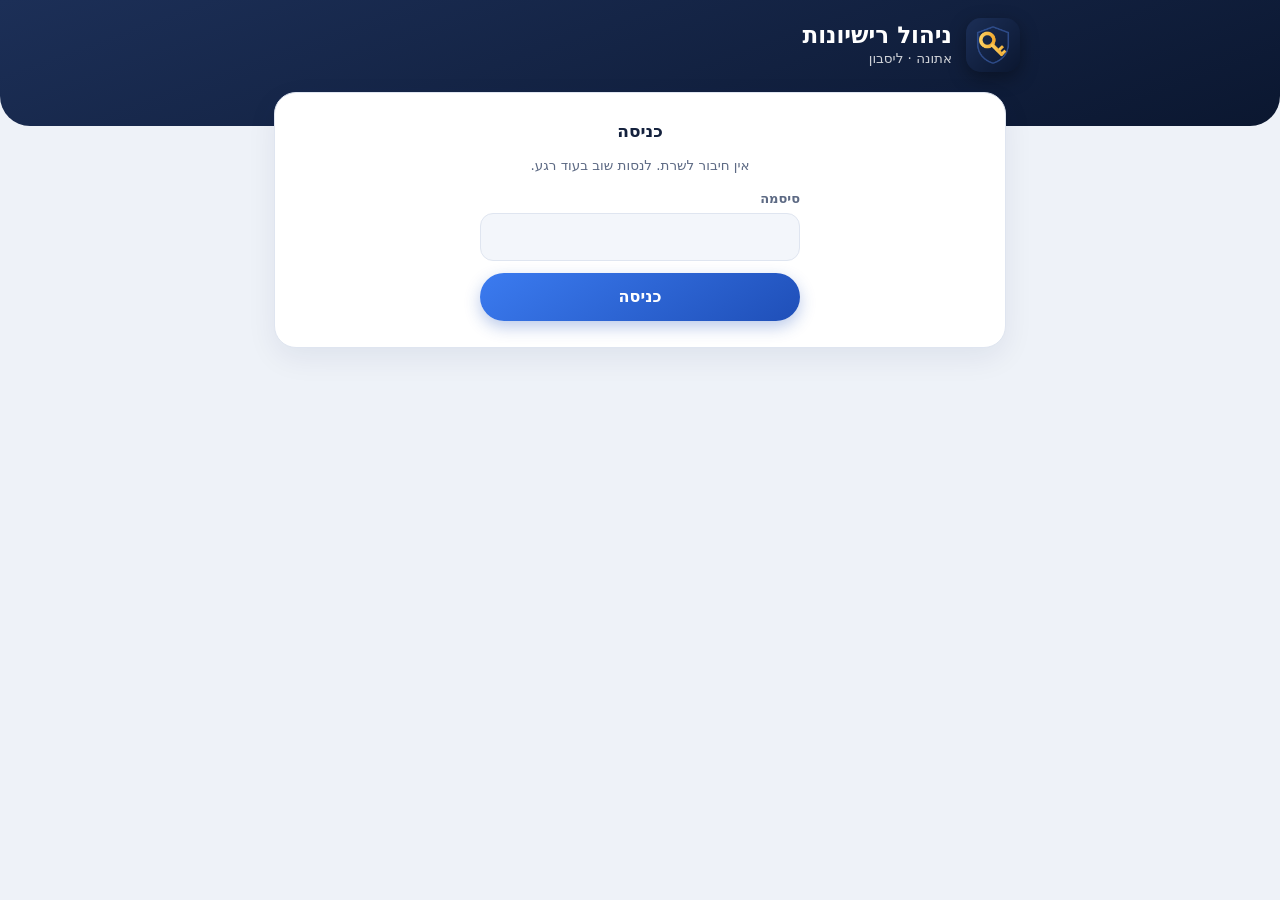
<file: admin.html>
<!doctype html>
<html lang="he" dir="rtl">
<head>
<meta charset="utf-8">
<meta name="viewport" content="width=device-width, initial-scale=1, viewport-fit=cover">
<meta name="robots" content="noindex">
<meta name="theme-color" content="#0b1730">
<meta name="apple-mobile-web-app-capable" content="yes">
<meta name="apple-mobile-web-app-status-bar-style" content="black-translucent">
<meta name="apple-mobile-web-app-title" content="ניהול">
<link rel="manifest" href="admin.webmanifest">
<link rel="icon" href="admin-icon.svg" type="image/svg+xml">
<link rel="apple-touch-icon" sizes="180x180" href="admin-icon-180.png">
<title>ניהול רישיונות</title>
<style>
  :root { --bg: #eef2f8; --card: #fff; --ink: #14213d; --muted: #5d6a84; --line: #dfe5f0; --pri: #1f4fb8; --pri2: #3b7bf0; --gold: #e8a830; --bad: #d03a3a; --ok: #1f9d55; --warn: #c9811a; --soft: #f3f6fb;
    --sat: env(safe-area-inset-top, 0px); --sab: env(safe-area-inset-bottom, 0px); }
  @media (prefers-color-scheme: dark) { :root { --bg: #0a1120; --card: #141d33; --ink: #edf1f8; --muted: #9fabc4; --line: #26324f; --pri: #6ea0ff; --pri2: #3b7bf0; --bad: #ff8585; --ok: #5fd08a; --warn: #f2b450; --soft: #1b2640; } }
  * { box-sizing: border-box; margin: 0; }
  html { -webkit-text-size-adjust: 100%; }
  body { background: var(--bg); color: var(--ink); font: 16px/1.5 system-ui, -apple-system, 'Segoe UI', Arial, sans-serif; padding-bottom: calc(40px + var(--sab)); }
  button, input, select { font: inherit; color: inherit; }
  [hidden] { display: none !important; }
  .top { background: linear-gradient(160deg, #1c2f57, #0b1730); color: #fff; padding: calc(var(--sat) + 18px) 18px 54px; border-radius: 0 0 30px 30px; }
  .top-in { max-width: 760px; margin: 0 auto; display: flex; align-items: center; gap: 14px; }
  .top img { width: 54px; height: 54px; border-radius: 15px; box-shadow: 0 6px 18px rgba(0,0,0,.35); flex: none; }
  .top h1 { font-size: 23px; line-height: 1.15; } .top p { opacity: .8; font-size: 13.5px; }
  .top .out { margin-inline-start: auto; background: rgba(255,255,255,.14); border: 1px solid rgba(255,255,255,.2); color: #fff; padding: 7px 13px; font-size: 13.5px; font-weight: 600; border-radius: 999px; cursor: pointer; }
  main { max-width: 760px; margin: -34px auto 0; padding: 0 14px; display: grid; gap: 14px; }
  .card { background: var(--card); border: 1px solid var(--line); border-radius: 22px; padding: 16px; box-shadow: 0 10px 30px rgba(15, 35, 80, .07); }
  h2 { font-size: 17px; margin-bottom: 10px; display: flex; align-items: center; gap: 8px; }
  h2 i { width: 30px; height: 30px; border-radius: 10px; display: grid; place-items: center; background: color-mix(in srgb, var(--pri) 13%, var(--card)); color: var(--pri); font-style: normal; flex: none; }
  h2 i svg { width: 17px; height: 17px; fill: none; stroke: currentColor; stroke-width: 2; stroke-linecap: round; stroke-linejoin: round; }
  .muted { color: var(--muted); } .small { font-size: 13.5px; }
  label { display: grid; gap: 5px; font-size: 13px; font-weight: 600; color: var(--muted); }
  input, select { padding: 11px 12px; border-radius: 13px; border: 1.5px solid var(--line); background: var(--soft); min-width: 0; width: 100%; font-size: 16px; }
  input:focus, select:focus { outline: 2px solid color-mix(in srgb, var(--pri) 45%, transparent); border-color: var(--pri); }
  .btn { border: 0; cursor: pointer; font-weight: 700; padding: 12px 18px; border-radius: 999px; color: #fff; background: linear-gradient(145deg, var(--pri2), var(--pri)); box-shadow: 0 6px 16px color-mix(in srgb, var(--pri) 30%, transparent); }
  .chip { border: 1.5px solid var(--line); background: var(--card); cursor: pointer; font-weight: 600; font-size: 13.5px; padding: 7px 12px; border-radius: 999px; color: var(--pri); display: inline-flex; align-items: center; gap: 6px; }
  .chip.bad { color: var(--bad); }
  .grid { display: grid; grid-template-columns: 1fr 1fr; gap: 10px; align-items: end; }
  .grid .wide { grid-column: 1 / -1; }
  .stats { display: grid; grid-template-columns: repeat(3, 1fr); gap: 10px; }
  .stat { background: var(--card); border: 1px solid var(--line); border-radius: 18px; padding: 12px 8px; text-align: center; box-shadow: 0 10px 30px rgba(15, 35, 80, .07); }
  .stat b { display: block; font-size: 26px; line-height: 1.1; font-variant-numeric: tabular-nums; } .stat span { font-size: 12.5px; color: var(--muted); font-weight: 600; }
  .stat.w b { color: var(--warn); }
  .sw { display: flex; align-items: center; gap: 12px; padding: 12px 0; border-top: 1px solid var(--line); }
  .sw:first-of-type { border-top: 0; padding-top: 2px; }
  .sw .ico { width: 44px; height: 44px; border-radius: 13px; flex: none; object-fit: cover; box-shadow: 0 3px 8px rgba(0,0,0,.18); }
  .sw div { flex: 1; min-width: 0; } .sw b { display: block; font-size: 17px; }
  .tog { flex: none; width: 58px; height: 34px; border-radius: 999px; border: 0; background: var(--line); position: relative; cursor: pointer; transition: background .2s; }
  .tog::after { content: ''; position: absolute; top: 4px; inset-inline-start: 4px; width: 26px; height: 26px; border-radius: 50%; background: #fff; box-shadow: 0 2px 6px rgba(0,0,0,.3); transition: transform .2s; }
  .tog.on { background: var(--ok); } .tog.on::after { transform: translateX(-24px); }
  .tag { font-size: 12px; font-weight: 700; padding: 2px 9px; border-radius: 999px; white-space: nowrap; background: color-mix(in srgb, currentColor 12%, transparent); }
  .on-c { color: var(--ok); } .off-c { color: var(--muted); } .warn-c { color: var(--warn); } .bad-c { color: var(--bad); } .pri-c { color: var(--pri); }
  .pass { border-top: 1px solid var(--line); padding: 14px 0; display: grid; gap: 8px; }
  .pass:first-child { border-top: 0; padding-top: 4px; }
  .pass-h { display: flex; align-items: center; gap: 11px; }
  .av { width: 44px; height: 44px; border-radius: 50%; flex: none; display: grid; place-items: center; font-weight: 800; color: #fff; background: var(--c, var(--pri)); }
  .pass h3 { font-size: 17px; line-height: 1.2; display: flex; flex-wrap: wrap; gap: 6px; align-items: center; }
  .seats { background: var(--soft); border-radius: 14px; padding: 10px 12px; }
  .bar { height: 7px; border-radius: 7px; background: var(--line); overflow: hidden; margin: 6px 0 2px; } .bar i { display: block; height: 100%; background: linear-gradient(90deg, var(--pri2), var(--pri)); border-radius: 7px; }
  .seat { display: flex; align-items: center; justify-content: space-between; gap: 8px; padding-top: 8px; font-size: 13.5px; }
  .link { direction: ltr; text-align: left; font: 12.5px ui-monospace, Menlo, monospace; background: var(--soft); border: 1px dashed var(--line); border-radius: 12px; padding: 9px 11px; overflow-wrap: anywhere; color: var(--muted); }
  .row { display: flex; flex-wrap: wrap; gap: 7px; align-items: center; }
  details.more summary { list-style: none; cursor: pointer; color: var(--muted); font-size: 13.5px; font-weight: 600; padding: 4px 0; } details.more summary::-webkit-details-marker { display: none; }
  details.more[open] summary { margin-bottom: 8px; }
  #auth { text-align: center; padding: 26px 18px; } #auth form { display: grid; gap: 12px; max-width: 320px; margin: 14px auto 0; text-align: start; }
  .btn.face { display: inline-flex; align-items: center; gap: 9px; margin-top: 14px; padding: 14px 22px; font-size: 17px; }
  #msg { position: fixed; inset: auto 16px calc(18px + var(--sab)) 16px; max-width: 420px; margin: 0 auto; background: var(--ink); color: var(--bg); padding: 11px 15px; border-radius: 14px; text-align: center; font-weight: 600; box-shadow: 0 10px 30px rgba(0,0,0,.3); z-index: 9; }
  .empty { text-align: center; color: var(--muted); padding: 18px 0 8px; }
</style>
</head>
<body>
<header class="top"><div class="top-in">
  <img src="admin-icon-192.png" alt="">
  <div><h1>ניהול רישיונות</h1><p>אתונה · ליסבון</p></div>
  <button class="out" id="logout" type="button" hidden>יציאה</button>
</div></header>
<main>
  <section class="card" id="auth">
    <h2 id="authTitle" style="justify-content:center">כניסה</h2>
    <p class="muted small" id="authNote"></p>
    <button class="btn face" id="faceGo" type="button" hidden><svg viewBox="0 0 24 24" width="22" height="22" fill="none" stroke="currentColor" stroke-width="2" stroke-linecap="round" stroke-linejoin="round" aria-hidden="true"><path d="M4 8V6a2 2 0 0 1 2-2h2M16 4h2a2 2 0 0 1 2 2v2M20 16v2a2 2 0 0 1-2 2h-2M8 20H6a2 2 0 0 1-2-2v-2M9 10v1M15 10v1M12 10v3h-1M9 15.500c1.800 1.300 4.200 1.300 6 0"/></svg>כניסה בזיהוי פנים</button>
    <button class="chip" id="usePw" type="button" hidden style="margin-top:12px">כניסה עם סיסמה</button>
    <form id="authForm">
      <label>סיסמה<input id="pw" type="password" autocomplete="current-password" minlength="8" required></label>
      <button class="btn" id="authGo">כניסה</button>
    </form>
  </section>

  <div id="panel" hidden style="display:grid;gap:14px">
    <div class="stats" id="stats"></div>

    <section class="card">
      <h2><i><svg viewBox="0 0 24 24"><rect x="5" y="11" width="14" height="9" rx="2"/><path d="M8 11V8a4 4 0 0 1 8 0v3"/></svg></i>האם לדרוש רישיון?</h2>
      <p class="muted small" style="margin-bottom:6px">כשכבוי, האפליקציה פתוחה לכל מי שיש לו את הקישור. כשפועל, רק טלפון עם רישיון בתוקף נכנס.</p>
      <div id="switches"></div>
    </section>

    <section class="card" id="faceCard" hidden>
      <h2><i><svg viewBox="0 0 24 24"><path d="M4 8V6a2 2 0 0 1 2-2h2M16 4h2a2 2 0 0 1 2 2v2M20 16v2a2 2 0 0 1-2 2h-2M8 20H6a2 2 0 0 1-2-2v-2M9 10v1M15 10v1M9 15.500c1.800 1.300 4.200 1.300 6 0"/></svg></i>כניסה בזיהוי פנים</h2>
      <p class="muted small" id="faceNote" style="margin-bottom:10px"></p>
      <div class="row"><button class="btn" id="faceOn" type="button">הפעלה בטלפון הזה</button><button class="chip bad" id="faceOff" type="button" hidden>כיבוי</button></div>
    </section>

    <section class="card">
      <h2><i><svg viewBox="0 0 24 24"><path d="M12 5v14M5 12h14"/></svg></i>הנפקת קישור חדש</h2>
      <form id="newForm" class="grid">
        <label>אפליקציה<select id="nApp"><option value="athens">אתונה</option><option value="lisbon">ליסבון</option></select></label>
        <label>שם<input id="nName" maxlength="40" required placeholder="למי הקישור"></label>
        <label>תוקף בימים<input id="nDays" type="number" inputmode="numeric" min="1" max="3650" value="14" required></label>
        <label>מקומות לקבוצה<input id="nSeats" type="number" inputmode="numeric" min="0" max="200" value="0" required></label>
        <button class="btn wide">הנפקה</button>
      </form>
      <p class="muted small" style="margin-top:10px">הקישור מופעל על טלפון אחד. "מקומות לקבוצה" הוא מספר האנשים שבעל הקישור יכול לצרף לקבוצה שלו; 0 אומר שהוא לא יכול לפתוח קבוצה.</p>
    </section>

    <section class="card">
      <div class="row" style="justify-content:space-between;margin-bottom:6px"><h2 style="margin:0"><i><svg viewBox="0 0 24 24"><path d="M8 6h12M8 12h12M8 18h12M4 6h.01M4 12h.01M4 18h.01"/></svg></i>הרישיונות</h2><button class="chip" id="refresh" type="button">רענון</button></div>
      <div class="row" id="filter" style="margin-bottom:4px"></div>
      <div id="list"></div>
    </section>
  </div>
</main>
<div id="msg" hidden></div>
<script>
const API = 'https://athens-push.dudu-tal.workers.dev/lic/admin';
const BASE = { athens: 'https://dudutal-dev.github.io/athens/', lisbon: 'https://dudutal-dev.github.io/lisbon/' }, HE = { athens: 'אתונה', lisbon: 'ליסבון' };
const ICON = { athens: 'icon-192.png', lisbon: 'https://dudutal-dev.github.io/lisbon/icon-192.png' }, COL = ['#1f4fb8', '#0f9f94', '#e5587f', '#d98a1c', '#7b61f0', '#2b8a3e'];
const $ = s => document.querySelector(s), esc = s => String(s ?? '').replace(/[&<>"']/g, c => ({ '&': '&amp;', '<': '&lt;', '>': '&gt;', '"': '&quot;', "'": '&#39;' }[c]));
const mem = { get: k => { try { return localStorage.getItem(k) || ''; } catch { return ''; } }, set: (k, v) => { try { v ? localStorage.setItem(k, v) : localStorage.removeItem(k); } catch {} } };
let pw = mem.get('licpw'), sess = '', show = 'all', last = null;
const b64u = buf => btoa(String.fromCharCode(...new Uint8Array(buf))).replace(/\+/g, '-').replace(/\//g, '_').replace(/=+$/, ''), unb64u = t => Uint8Array.from(atob(t.replace(/-/g, '+').replace(/_/g, '/')), c => c.charCodeAt(0));
const canFace = !!(window.PublicKeyCredential && navigator.credentials), faceOn = () => mem.get('licwa') === '1';
const say = t => { const m = $('#msg'); m.textContent = t; m.hidden = false; clearTimeout(say.t); say.t = setTimeout(() => m.hidden = true, 3200); };
const call = async (op, o = {}) => { const r = await fetch(API, { method: 'POST', body: JSON.stringify({ pw, sess, op, ...o }) }); return r.json(); };
const date = t => new Date(t).toLocaleString('he-IL', { day: 'numeric', month: 'numeric', hour: '2-digit', minute: '2-digit' });
const day = t => new Date(t).toLocaleDateString('he-IL', { day: 'numeric', month: 'numeric', year: 'numeric' });
const col = s => COL[[...String(s)].reduce((n, c) => n + c.charCodeAt(0), 0) % COL.length];

async function start() {
  try { const s = await call('state'), first = !s.claimed;
    $('#authTitle').textContent = first ? 'קביעת סיסמת ניהול' : 'כניסה';
    $('#authNote').textContent = first ? 'זו הכניסה הראשונה. הסיסמה שתיקבע כאן תהיה היחידה שפותחת את המסך הזה, ואין דרך לשחזר אותה. לפחות 8 תווים.' : 'הסיסמה נשמרת בטלפון הזה עד שלוחצים "יציאה".';
    $('#authGo').textContent = first ? 'קביעת הסיסמה' : 'כניסה'; $('#authForm').dataset.first = first ? '1' : '';
    if (!first && pw && (await call('login')).ok) return open();
    if (!first && canFace && faceOn()) { $('#faceGo').hidden = false; $('#usePw').hidden = false; $('#authForm').hidden = true; $('#authNote').textContent = 'הטלפון הזה מוגדר לכניסה בזיהוי פנים.'; }
  } catch { $('#authNote').textContent = 'אין חיבור לשרת. לנסות שוב בעוד רגע.'; }
}
$('#authForm').onsubmit = async e => { e.preventDefault(); pw = $('#pw').value;
  const r = await call($('#authForm').dataset.first ? 'claim' : 'login').catch(() => ({}));
  if (!r.ok) return say(r.why === 'claimed' ? 'כבר נקבעה סיסמה. לרענן את העמוד ולהיכנס' : r.why === 'short' ? 'הסיסמה קצרה מדי' : 'הסיסמה לא נכונה');
  if (!faceOn()) mem.set('licpw', pw); open(); };
function open() { $('#auth').hidden = true; $('#panel').hidden = false; $('#logout').hidden = false; faceUI(); load(); }
// ───── זיהוי פנים (מפתח גישה): הטלפון מאמת את הפנים, והשרת מאמת את החתימה של הטלפון ─────
function faceUI() { $('#faceCard').hidden = !canFace; const on = faceOn();
  $('#faceNote').textContent = on ? 'פעיל בטלפון הזה. בכל פתיחה של המסך תתבקש לאמת את הפנים, והסיסמה לא נשמרת בטלפון.' : 'במקום להקליד סיסמה: הטלפון יאמת את הפנים שלך (או טביעת אצבע) בכל פתיחה. הסיסמה נשארת כגיבוי.';
  $('#faceOn').hidden = on; $('#faceOff').hidden = !on; }
$('#faceOn').onclick = async () => {
  try { const st = await call('wa-reg-start'); if (!st.ok) return say('ההפעלה נכשלה');
    const cred = await navigator.credentials.create({ publicKey: { challenge: unb64u(st.challenge), rp: { name: 'ניהול רישיונות', id: location.hostname }, user: { id: crypto.getRandomValues(new Uint8Array(16)), name: 'admin', displayName: 'מנהל' },
      pubKeyCredParams: [{ type: 'public-key', alg: -7 }], authenticatorSelection: { authenticatorAttachment: 'platform', userVerification: 'required', residentKey: 'preferred' }, timeout: 60000 } });
    const spki = cred.response.getPublicKey && cred.response.getPublicKey(); if (!spki) return say('הדפדפן הזה לא תומך בזה');
    const r = await call('wa-reg-finish', { id: cred.id, spki: b64u(spki), clientData: b64u(cred.response.clientDataJSON), n: navigator.platform || '' });
    if (!r.ok) return say('ההפעלה נכשלה');
    mem.set('licwa', '1'); mem.set('licpw', ''); say('זיהוי הפנים הופעל'); faceUI();
  } catch { say('ההפעלה בוטלה'); } };
$('#faceOff').onclick = async () => { if (!confirm('לכבות את הכניסה בזיהוי פנים? הכניסה תחזור להיות עם סיסמה.')) return; await call('wa-clear').catch(() => {}); mem.set('licwa', ''); say('זיהוי הפנים כובה'); faceUI(); };
async function faceLogin() {
  try { const st = await call('wa-start'); if (!st.ok || !st.ids.length) { mem.set('licwa', ''); return say('זיהוי הפנים לא מוגדר. להיכנס עם סיסמה'); }
    const a = await navigator.credentials.get({ publicKey: { challenge: unb64u(st.challenge), rpId: location.hostname, allowCredentials: st.ids.map(id => ({ type: 'public-key', id: unb64u(id) })), userVerification: 'required', timeout: 60000 } });
    const r = await call('wa-finish', { id: a.id, authData: b64u(a.response.authenticatorData), clientData: b64u(a.response.clientDataJSON), sig: b64u(a.response.signature) });
    if (!r.ok) return say('הזיהוי נכשל'); sess = r.sess; open();
  } catch { say('הזיהוי בוטל'); } }
$('#faceGo').onclick = faceLogin;
$('#usePw').onclick = () => { $('#authForm').hidden = false; $('#usePw').hidden = true; $('#pw').focus(); };
$('#logout').onclick = () => { mem.set('licpw', ''); pw = ''; sess = ''; location.reload(); };

async function load() { const r = await call('list').catch(() => ({})); if (!r.ok) return say('הטעינה נכשלה'); last = r; draw(); }
function draw() {
  const r = last, P = r.passes, live = P.filter(p => !p.revoked && p.exp > r.now);
  $('#stats').innerHTML = `<div class="stat"><b>${live.filter(p => p.devs.length).length}</b><span>רישיונות פעילים</span></div>
    <div class="stat"><b>${P.reduce((n, p) => n + p.used.length, 0)}</b><span>מקומות בקבוצות</span></div>
    <div class="stat ${P.some(p => p.rejects) ? 'w' : ''}"><b>${P.reduce((n, p) => n + (p.rejects || 0), 0)}</b><span>ניסיונות שנדחו</span></div>`;
  $('#switches').innerHTML = Object.keys(BASE).map(a => `<div class="sw"><img class="ico" src="${ICON[a]}" alt=""><div><b>${HE[a]}</b><span class="tag ${r.cfg[a] ? 'on-c' : 'off-c'}">${r.cfg[a] ? 'דורשת רישיון' : 'פתוחה לכולם'}</span></div>
    <button class="tog ${r.cfg[a] ? 'on' : ''}" data-cfg="${a}" data-on="${r.cfg[a] ? '' : '1'}" type="button" role="switch" aria-checked="${!!r.cfg[a]}" aria-label="${r.cfg[a] ? 'לכבות' : 'להפעיל'} דרישת רישיון ב${HE[a]}"></button></div>`).join('');
  $('#filter').innerHTML = [['all', 'הכול'], ['athens', 'אתונה'], ['lisbon', 'ליסבון']].map(([k, t]) => `<button class="chip" data-show="${k}" type="button" style="${show === k ? 'background:var(--pri);color:#fff;border-color:var(--pri)' : ''}">${t}</button>`).join('');
  const list = P.filter(p => show === 'all' || p.app === show);
  $('#list').innerHTML = list.length ? list.map(p => { const link = BASE[p.app] + '?k=' + p.token, exp = p.exp < r.now, d = p.devs[0], pct = p.seats ? Math.min(100, p.used.length / p.seats * 100) : 0;
    return `<div class="pass"><div class="pass-h"><span class="av" style="--c:${col(p.id)}">${esc((p.name || '?').slice(0, 2))}</span>
        <h3>${esc(p.name || 'בלי שם')} <span class="tag pri-c">${HE[p.app]}</span>
        ${p.revoked ? '<span class="tag bad-c">בוטל</span>' : exp ? '<span class="tag bad-c">פג תוקף</span>' : d ? '<span class="tag on-c">מופעל</span>' : '<span class="tag off-c">עוד לא הופעל</span>'}
        ${p.rejects ? `<span class="tag warn-c">${p.rejects} ניסיונות שנדחו</span>` : ''}</h3></div>
      <div class="small muted">בתוקף עד ${day(p.exp)}${d ? ` · הופעל ${date(d.t)} · נפתח לאחרונה ${date(d.seen)}` : ''}${p.lastReject ? ` · ניסיון אחרון שנדחה ${date(p.lastReject)}` : ''}</div>
      ${p.seats ? `<div class="seats"><div class="small"><b>${p.used.length} מתוך ${p.seats}</b> מקומות בקבוצה בשימוש</div><div class="bar"><i style="width:${pct}%"></i></div>
        ${p.used.map(u => `<div class="seat"><span><b>${esc(u.n || 'בלי שם')}</b> <span class="muted">· הצטרף ${date(u.t)} · נפתח ${date(u.seen)}</span></span><button class="chip bad" data-op="unseat" data-id="${p.id}" data-dev="${u.dev}" type="button">פינוי</button></div>`).join('')}</div>` : '<div class="small muted">בלי מקומות לקבוצה</div>'}
      <div class="link">${esc(link)}</div>
      <div class="row"><button class="chip" data-share="${esc(link)}" data-name="${esc(p.name)}" type="button">שליחה</button><button class="chip" data-copy="${esc(link)}" type="button">העתקת הקישור</button></div>
      <details class="more"><summary>עוד פעולות ▾</summary><div class="row">
        <button class="chip" data-op="extend" data-id="${p.id}" type="button">הארכה ב־14 יום</button><button class="chip" data-op="seats" data-id="${p.id}" data-seats="${p.seats}" type="button">שינוי מקומות</button>
        <button class="chip" data-op="reset" data-id="${p.id}" type="button">איפוס טלפון</button>
        <button class="chip bad" data-op="revoke" data-id="${p.id}" data-on="${p.revoked ? '' : '1'}" type="button">${p.revoked ? 'החזרה לתוקף' : 'ביטול'}</button>
        <button class="chip bad" data-op="delete" data-id="${p.id}" type="button">מחיקה</button></div></details></div>`; }).join('') : '<p class="empty">עוד לא הונפקו קישורים.</p>';
}
$('#newForm').onsubmit = async e => { e.preventDefault();
  const r = await call('create', { app: $('#nApp').value, name: $('#nName').value.trim(), days: +$('#nDays').value, seats: +$('#nSeats').value }).catch(() => ({}));
  if (!r.ok) return say('ההנפקה נכשלה'); $('#nName').value = ''; say('הקישור הונפק'); load(); };
$('#refresh').onclick = load;
document.addEventListener('click', async e => {
  const c = e.target.closest('[data-cfg]'), o = e.target.closest('[data-op]'), cp = e.target.closest('[data-copy]'), sh = e.target.closest('[data-share]'), f = e.target.closest('[data-show]');
  if (f) { show = f.dataset.show; return draw(); }
  if (cp) return navigator.clipboard.writeText(cp.dataset.copy).then(() => say('הקישור הועתק'), () => say('ההעתקה נכשלה'));
  if (sh) { const text = `קישור אישי לאפליקציה${sh.dataset.name ? ' עבור ' + sh.dataset.name : ''}. הוא מופעל על טלפון אחד בלבד:\n${sh.dataset.share}`;
    return navigator.share ? navigator.share({ text }).catch(() => {}) : navigator.clipboard.writeText(text).then(() => say('הועתק')); }
  if (c) { if (c.dataset.on && !confirm(`להפעיל דרישת רישיון ב${HE[c.dataset.cfg]}? מי שאין לו רישיון בתוקף לא יוכל להיכנס.`)) return;
    const r = await call('cfg', { app: c.dataset.cfg, enforce: !!c.dataset.on }); say(r.ok ? 'עודכן' : 'העדכון נכשל'); return load(); }
  if (o) { const op = o.dataset.op, body = { id: o.dataset.id };
    if (op === 'delete' && !confirm('למחוק את הרישיון לגמרי? הקישור יפסיק לעבוד.')) return;
    if (op === 'reset' && !confirm('לאפס את הטלפון? הקישור יוכל לעבוד על טלפון חדש, והישן ייחסם.')) return;
    if (op === 'revoke') body.on = !!o.dataset.on;
    if (op === 'extend') body.days = 14;
    if (op === 'unseat') body.dev = o.dataset.dev;
    if (op === 'seats') { const n = prompt('כמה מקומות לקבוצה?', o.dataset.seats); if (n === null || isNaN(+n)) return; body.seats = +n; }
    const r = await call(op, body).catch(() => ({})); say(r.ok ? 'עודכן' : 'הפעולה נכשלה'); load(); }
});
start();
</script>
</body>
</html>
</file>
<file: vendor/leaflet.css>
/* required styles */

.leaflet-pane,
.leaflet-tile,
.leaflet-marker-icon,
.leaflet-marker-shadow,
.leaflet-tile-container,
.leaflet-pane > svg,
.leaflet-pane > canvas,
.leaflet-zoom-box,
.leaflet-image-layer,
.leaflet-layer {
	position: absolute;
	left: 0;
	top: 0;
	}
.leaflet-container {
	overflow: hidden;
	}
.leaflet-tile,
.leaflet-marker-icon,
.leaflet-marker-shadow {
	-webkit-user-select: none;
	   -moz-user-select: none;
	        user-select: none;
	  -webkit-user-drag: none;
	}
/* Prevents IE11 from highlighting tiles in blue */
.leaflet-tile::selection {
	background: transparent;
}
/* Safari renders non-retina tile on retina better with this, but Chrome is worse */
.leaflet-safari .leaflet-tile {
	image-rendering: -webkit-optimize-contrast;
	}
/* hack that prevents hw layers "stretching" when loading new tiles */
.leaflet-safari .leaflet-tile-container {
	width: 1600px;
	height: 1600px;
	-webkit-transform-origin: 0 0;
	}
.leaflet-marker-icon,
.leaflet-marker-shadow {
	display: block;
	}
/* .leaflet-container svg: reset svg max-width decleration shipped in Joomla! (joomla.org) 3.x */
/* .leaflet-container img: map is broken in FF if you have max-width: 100% on tiles */
.leaflet-container .leaflet-overlay-pane svg {
	max-width: none !important;
	max-height: none !important;
	}
.leaflet-container .leaflet-marker-pane img,
.leaflet-container .leaflet-shadow-pane img,
.leaflet-container .leaflet-tile-pane img,
.leaflet-container img.leaflet-image-layer,
.leaflet-container .leaflet-tile {
	max-width: none !important;
	max-height: none !important;
	width: auto;
	padding: 0;
	}

.leaflet-container img.leaflet-tile {
	/* See: https://bugs.chromium.org/p/chromium/issues/detail?id=600120 */
	mix-blend-mode: plus-lighter;
}

.leaflet-container.leaflet-touch-zoom {
	-ms-touch-action: pan-x pan-y;
	touch-action: pan-x pan-y;
	}
.leaflet-container.leaflet-touch-drag {
	-ms-touch-action: pinch-zoom;
	/* Fallback for FF which doesn't support pinch-zoom */
	touch-action: none;
	touch-action: pinch-zoom;
}
.leaflet-container.leaflet-touch-drag.leaflet-touch-zoom {
	-ms-touch-action: none;
	touch-action: none;
}
.leaflet-container {
	-webkit-tap-highlight-color: transparent;
}
.leaflet-container a {
	-webkit-tap-highlight-color: rgba(51, 181, 229, 0.4);
}
.leaflet-tile {
	filter: inherit;
	visibility: hidden;
	}
.leaflet-tile-loaded {
	visibility: inherit;
	}
.leaflet-zoom-box {
	width: 0;
	height: 0;
	-moz-box-sizing: border-box;
	     box-sizing: border-box;
	z-index: 800;
	}
/* workaround for https://bugzilla.mozilla.org/show_bug.cgi?id=888319 */
.leaflet-overlay-pane svg {
	-moz-user-select: none;
	}

.leaflet-pane         { z-index: 400; }

.leaflet-tile-pane    { z-index: 200; }
.leaflet-overlay-pane { z-index: 400; }
.leaflet-shadow-pane  { z-index: 500; }
.leaflet-marker-pane  { z-index: 600; }
.leaflet-tooltip-pane   { z-index: 650; }
.leaflet-popup-pane   { z-index: 700; }

.leaflet-map-pane canvas { z-index: 100; }
.leaflet-map-pane svg    { z-index: 200; }

.leaflet-vml-shape {
	width: 1px;
	height: 1px;
	}
.lvml {
	behavior: url(#default#VML);
	display: inline-block;
	position: absolute;
	}


/* control positioning */

.leaflet-control {
	position: relative;
	z-index: 800;
	pointer-events: visiblePainted; /* IE 9-10 doesn't have auto */
	pointer-events: auto;
	}
.leaflet-top,
.leaflet-bottom {
	position: absolute;
	z-index: 1000;
	pointer-events: none;
	}
.leaflet-top {
	top: 0;
	}
.leaflet-right {
	right: 0;
	}
.leaflet-bottom {
	bottom: 0;
	}
.leaflet-left {
	left: 0;
	}
.leaflet-control {
	float: left;
	clear: both;
	}
.leaflet-right .leaflet-control {
	float: right;
	}
.leaflet-top .leaflet-control {
	margin-top: 10px;
	}
.leaflet-bottom .leaflet-control {
	margin-bottom: 10px;
	}
.leaflet-left .leaflet-control {
	margin-left: 10px;
	}
.leaflet-right .leaflet-control {
	margin-right: 10px;
	}


/* zoom and fade animations */

.leaflet-fade-anim .leaflet-popup {
	opacity: 0;
	-webkit-transition: opacity 0.2s linear;
	   -moz-transition: opacity 0.2s linear;
	        transition: opacity 0.2s linear;
	}
.leaflet-fade-anim .leaflet-map-pane .leaflet-popup {
	opacity: 1;
	}
.leaflet-zoom-animated {
	-webkit-transform-origin: 0 0;
	    -ms-transform-origin: 0 0;
	        transform-origin: 0 0;
	}
svg.leaflet-zoom-animated {
	will-change: transform;
}

.leaflet-zoom-anim .leaflet-zoom-animated {
	-webkit-transition: -webkit-transform 0.25s cubic-bezier(0,0,0.25,1);
	   -moz-transition:    -moz-transform 0.25s cubic-bezier(0,0,0.25,1);
	        transition:         transform 0.25s cubic-bezier(0,0,0.25,1);
	}
.leaflet-zoom-anim .leaflet-tile,
.leaflet-pan-anim .leaflet-tile {
	-webkit-transition: none;
	   -moz-transition: none;
	        transition: none;
	}

.leaflet-zoom-anim .leaflet-zoom-hide {
	visibility: hidden;
	}


/* cursors */

.leaflet-interactive {
	cursor: pointer;
	}
.leaflet-grab {
	cursor: -webkit-grab;
	cursor:    -moz-grab;
	cursor:         grab;
	}
.leaflet-crosshair,
.leaflet-crosshair .leaflet-interactive {
	cursor: crosshair;
	}
.leaflet-popup-pane,
.leaflet-control {
	cursor: auto;
	}
.leaflet-dragging .leaflet-grab,
.leaflet-dragging .leaflet-grab .leaflet-interactive,
.leaflet-dragging .leaflet-marker-draggable {
	cursor: move;
	cursor: -webkit-grabbing;
	cursor:    -moz-grabbing;
	cursor:         grabbing;
	}

/* marker & overlays interactivity */
.leaflet-marker-icon,
.leaflet-marker-shadow,
.leaflet-image-layer,
.leaflet-pane > svg path,
.leaflet-tile-container {
	pointer-events: none;
	}

.leaflet-marker-icon.leaflet-interactive,
.leaflet-image-layer.leaflet-interactive,
.leaflet-pane > svg path.leaflet-interactive,
svg.leaflet-image-layer.leaflet-interactive path {
	pointer-events: visiblePainted; /* IE 9-10 doesn't have auto */
	pointer-events: auto;
	}

/* visual tweaks */

.leaflet-container {
	background: #ddd;
	outline-offset: 1px;
	}
.leaflet-container a {
	color: #0078A8;
	}
.leaflet-zoom-box {
	border: 2px dotted #38f;
	background: rgba(255,255,255,0.5);
	}


/* general typography */
.leaflet-container {
	font-family: "Helvetica Neue", Arial, Helvetica, sans-serif;
	font-size: 12px;
	font-size: 0.75rem;
	line-height: 1.5;
	}


/* general toolbar styles */

.leaflet-bar {
	box-shadow: 0 1px 5px rgba(0,0,0,0.65);
	border-radius: 4px;
	}
.leaflet-bar a {
	background-color: #fff;
	border-bottom: 1px solid #ccc;
	width: 26px;
	height: 26px;
	line-height: 26px;
	display: block;
	text-align: center;
	text-decoration: none;
	color: black;
	}
.leaflet-bar a,
.leaflet-control-layers-toggle {
	background-position: 50% 50%;
	background-repeat: no-repeat;
	display: block;
	}
.leaflet-bar a:hover,
.leaflet-bar a:focus {
	background-color: #f4f4f4;
	}
.leaflet-bar a:first-child {
	border-top-left-radius: 4px;
	border-top-right-radius: 4px;
	}
.leaflet-bar a:last-child {
	border-bottom-left-radius: 4px;
	border-bottom-right-radius: 4px;
	border-bottom: none;
	}
.leaflet-bar a.leaflet-disabled {
	cursor: default;
	background-color: #f4f4f4;
	color: #bbb;
	}

.leaflet-touch .leaflet-bar a {
	width: 30px;
	height: 30px;
	line-height: 30px;
	}
.leaflet-touch .leaflet-bar a:first-child {
	border-top-left-radius: 2px;
	border-top-right-radius: 2px;
	}
.leaflet-touch .leaflet-bar a:last-child {
	border-bottom-left-radius: 2px;
	border-bottom-right-radius: 2px;
	}

/* zoom control */

.leaflet-control-zoom-in,
.leaflet-control-zoom-out {
	font: bold 18px 'Lucida Console', Monaco, monospace;
	text-indent: 1px;
	}

.leaflet-touch .leaflet-control-zoom-in, .leaflet-touch .leaflet-control-zoom-out  {
	font-size: 22px;
	}


/* layers control */

.leaflet-control-layers {
	box-shadow: 0 1px 5px rgba(0,0,0,0.4);
	background: #fff;
	border-radius: 5px;
	}
.leaflet-control-layers-toggle {
	background-image: url(images/layers.png);
	width: 36px;
	height: 36px;
	}
.leaflet-retina .leaflet-control-layers-toggle {
	background-image: url(images/layers-2x.png);
	background-size: 26px 26px;
	}
.leaflet-touch .leaflet-control-layers-toggle {
	width: 44px;
	height: 44px;
	}
.leaflet-control-layers .leaflet-control-layers-list,
.leaflet-control-layers-expanded .leaflet-control-layers-toggle {
	display: none;
	}
.leaflet-control-layers-expanded .leaflet-control-layers-list {
	display: block;
	position: relative;
	}
.leaflet-control-layers-expanded {
	padding: 6px 10px 6px 6px;
	color: #333;
	background: #fff;
	}
.leaflet-control-layers-scrollbar {
	overflow-y: scroll;
	overflow-x: hidden;
	padding-right: 5px;
	}
.leaflet-control-layers-selector {
	margin-top: 2px;
	position: relative;
	top: 1px;
	}
.leaflet-control-layers label {
	display: block;
	font-size: 13px;
	font-size: 1.08333em;
	}
.leaflet-control-layers-separator {
	height: 0;
	border-top: 1px solid #ddd;
	margin: 5px -10px 5px -6px;
	}

/* Default icon URLs */
.leaflet-default-icon-path { /* used only in path-guessing heuristic, see L.Icon.Default */
	background-image: url(images/marker-icon.png);
	}


/* attribution and scale controls */

.leaflet-container .leaflet-control-attribution {
	background: #fff;
	background: rgba(255, 255, 255, 0.8);
	margin: 0;
	}
.leaflet-control-attribution,
.leaflet-control-scale-line {
	padding: 0 5px;
	color: #333;
	line-height: 1.4;
	}
.leaflet-control-attribution a {
	text-decoration: none;
	}
.leaflet-control-attribution a:hover,
.leaflet-control-attribution a:focus {
	text-decoration: underline;
	}
.leaflet-attribution-flag {
	display: inline !important;
	vertical-align: baseline !important;
	width: 1em;
	height: 0.6669em;
	}
.leaflet-left .leaflet-control-scale {
	margin-left: 5px;
	}
.leaflet-bottom .leaflet-control-scale {
	margin-bottom: 5px;
	}
.leaflet-control-scale-line {
	border: 2px solid #777;
	border-top: none;
	line-height: 1.1;
	padding: 2px 5px 1px;
	white-space: nowrap;
	-moz-box-sizing: border-box;
	     box-sizing: border-box;
	background: rgba(255, 255, 255, 0.8);
	text-shadow: 1px 1px #fff;
	}
.leaflet-control-scale-line:not(:first-child) {
	border-top: 2px solid #777;
	border-bottom: none;
	margin-top: -2px;
	}
.leaflet-control-scale-line:not(:first-child):not(:last-child) {
	border-bottom: 2px solid #777;
	}

.leaflet-touch .leaflet-control-attribution,
.leaflet-touch .leaflet-control-layers,
.leaflet-touch .leaflet-bar {
	box-shadow: none;
	}
.leaflet-touch .leaflet-control-layers,
.leaflet-touch .leaflet-bar {
	border: 2px solid rgba(0,0,0,0.2);
	background-clip: padding-box;
	}


/* popup */

.leaflet-popup {
	position: absolute;
	text-align: center;
	margin-bottom: 20px;
	}
.leaflet-popup-content-wrapper {
	padding: 1px;
	text-align: left;
	border-radius: 12px;
	}
.leaflet-popup-content {
	margin: 13px 24px 13px 20px;
	line-height: 1.3;
	font-size: 13px;
	font-size: 1.08333em;
	min-height: 1px;
	}
.leaflet-popup-content p {
	margin: 17px 0;
	margin: 1.3em 0;
	}
.leaflet-popup-tip-container {
	width: 40px;
	height: 20px;
	position: absolute;
	left: 50%;
	margin-top: -1px;
	margin-left: -20px;
	overflow: hidden;
	pointer-events: none;
	}
.leaflet-popup-tip {
	width: 17px;
	height: 17px;
	padding: 1px;

	margin: -10px auto 0;
	pointer-events: auto;

	-webkit-transform: rotate(45deg);
	   -moz-transform: rotate(45deg);
	    -ms-transform: rotate(45deg);
	        transform: rotate(45deg);
	}
.leaflet-popup-content-wrapper,
.leaflet-popup-tip {
	background: white;
	color: #333;
	box-shadow: 0 3px 14px rgba(0,0,0,0.4);
	}
.leaflet-container a.leaflet-popup-close-button {
	position: absolute;
	top: 0;
	right: 0;
	border: none;
	text-align: center;
	width: 24px;
	height: 24px;
	font: 16px/24px Tahoma, Verdana, sans-serif;
	color: #757575;
	text-decoration: none;
	background: transparent;
	}
.leaflet-container a.leaflet-popup-close-button:hover,
.leaflet-container a.leaflet-popup-close-button:focus {
	color: #585858;
	}
.leaflet-popup-scrolled {
	overflow: auto;
	}

.leaflet-oldie .leaflet-popup-content-wrapper {
	-ms-zoom: 1;
	}
.leaflet-oldie .leaflet-popup-tip {
	width: 24px;
	margin: 0 auto;

	-ms-filter: "progid:DXImageTransform.Microsoft.Matrix(M11=0.70710678, M12=0.70710678, M21=-0.70710678, M22=0.70710678)";
	filter: progid:DXImageTransform.Microsoft.Matrix(M11=0.70710678, M12=0.70710678, M21=-0.70710678, M22=0.70710678);
	}

.leaflet-oldie .leaflet-control-zoom,
.leaflet-oldie .leaflet-control-layers,
.leaflet-oldie .leaflet-popup-content-wrapper,
.leaflet-oldie .leaflet-popup-tip {
	border: 1px solid #999;
	}


/* div icon */

.leaflet-div-icon {
	background: #fff;
	border: 1px solid #666;
	}


/* Tooltip */
/* Base styles for the element that has a tooltip */
.leaflet-tooltip {
	position: absolute;
	padding: 6px;
	background-color: #fff;
	border: 1px solid #fff;
	border-radius: 3px;
	color: #222;
	white-space: nowrap;
	-webkit-user-select: none;
	-moz-user-select: none;
	-ms-user-select: none;
	user-select: none;
	pointer-events: none;
	box-shadow: 0 1px 3px rgba(0,0,0,0.4);
	}
.leaflet-tooltip.leaflet-interactive {
	cursor: pointer;
	pointer-events: auto;
	}
.leaflet-tooltip-top:before,
.leaflet-tooltip-bottom:before,
.leaflet-tooltip-left:before,
.leaflet-tooltip-right:before {
	position: absolute;
	pointer-events: none;
	border: 6px solid transparent;
	background: transparent;
	content: "";
	}

/* Directions */

.leaflet-tooltip-bottom {
	margin-top: 6px;
}
.leaflet-tooltip-top {
	margin-top: -6px;
}
.leaflet-tooltip-bottom:before,
.leaflet-tooltip-top:before {
	left: 50%;
	margin-left: -6px;
	}
.leaflet-tooltip-top:before {
	bottom: 0;
	margin-bottom: -12px;
	border-top-color: #fff;
	}
.leaflet-tooltip-bottom:before {
	top: 0;
	margin-top: -12px;
	margin-left: -6px;
	border-bottom-color: #fff;
	}
.leaflet-tooltip-left {
	margin-left: -6px;
}
.leaflet-tooltip-right {
	margin-left: 6px;
}
.leaflet-tooltip-left:before,
.leaflet-tooltip-right:before {
	top: 50%;
	margin-top: -6px;
	}
.leaflet-tooltip-left:before {
	right: 0;
	margin-right: -12px;
	border-left-color: #fff;
	}
.leaflet-tooltip-right:before {
	left: 0;
	margin-left: -12px;
	border-right-color: #fff;
	}

/* Printing */

@media print {
	/* Prevent printers from removing background-images of controls. */
	.leaflet-control {
		-webkit-print-color-adjust: exact;
		print-color-adjust: exact;
		}
	}
</file>
<file: app.css>
/* שיש בהיר, כחול אגאי עמוק, ורוד בוגנוויליה. אפליקציה של מסך אחד עם סרגל תחתון. */
:root {
  --bg: #f5f7fb; --surface: #ffffff; --surface2: #eaeef6;
  --ink: #14213d; --muted: #5c6884; --line: #dfe4ee;
  --pink: #d6336c; --pink-soft: #fde7ef; --sea: #1b5fae; --sea-deep: #12305c; --gold: #e0962b;
  --hero-a: #12305c; --hero-b: #1b5fae; --on-hero: #ffffff;
  --shadow: 0 6px 24px rgba(20, 33, 61, .08);
  --display: 'Frank Ruhl Libre', 'Times New Roman', serif;
  --body: 'Assistant', system-ui, -apple-system, 'Segoe UI', Arial, sans-serif;
  --tab-h: 62px;
  --sab: env(safe-area-inset-bottom, 0px); --sat: env(safe-area-inset-top, 0px);
}
@media (prefers-color-scheme: dark) {
  :root {
    --bg: #0e1524; --surface: #18213a; --surface2: #222d4a;
    --ink: #eef1f8; --muted: #a2adc6; --line: #2b3655;
    --pink: #ff6b9d; --pink-soft: #3a1f33; --sea: #6fa8ff; --sea-deep: #0b1a36; --gold: #f2b450;
    --hero-a: #0b1a36; --hero-b: #1a4a8c;
    --shadow: 0 6px 24px rgba(0, 0, 0, .35);
    color-scheme: dark;
  }
}
* { box-sizing: border-box; }
html, body { height: 100%; margin: 0; }
body { background: var(--bg); color: var(--ink); font: 400 16px/1.5 var(--body); -webkit-tap-highlight-color: transparent; overscroll-behavior-y: none; }
[hidden] { display: none !important; }
h1, h2, h3, p { margin: 0; }
button, input, select { font: inherit; color: inherit; }
button { cursor: pointer; border: 0; background: none; padding: 0; }
:focus-visible { outline: 2px solid var(--pink); outline-offset: 2px; }
a { color: var(--sea); }

#app { height: 100%; }
.view { height: 100%; overflow-y: auto; padding-bottom: calc(var(--tab-h) + var(--sab) + 20px); -webkit-overflow-scrolling: touch; }
.stack { display: flex; flex-direction: column; gap: 16px; padding: 16px; max-width: 720px; margin-inline: auto; }
.muted { color: var(--muted); } .small { font-size: 13.5px; } .center { text-align: center; }

/* hero */
.hero { position: relative; overflow: hidden; background: linear-gradient(160deg, var(--hero-a), var(--hero-b)); color: var(--on-hero);
  padding: calc(var(--sat) + 28px) 20px 34px; border-radius: 0 0 28px 28px; }
.hero h1 { font: 900 clamp(40px, 12vw, 60px)/1 var(--display); letter-spacing: -.5px; position: relative; z-index: 1; }
.hero h1 span { color: #ffd0df; }
.eyebrow { font-weight: 600; font-size: 13px; letter-spacing: .08em; opacity: .85; margin-bottom: 10px; position: relative; z-index: 1; }
.hero-sub { margin-top: 10px; font-size: 17px; font-weight: 500; position: relative; z-index: 1; }
.hero-art { position: absolute; left: -30px; bottom: -8px; width: 250px; color: #fff; opacity: .1; }

/* cards */
.card { background: var(--surface); border-radius: 20px; padding: 18px; box-shadow: var(--shadow); }
.card h2, .sec-head h2 { font: 700 21px/1.2 var(--display); }
.card-head { display: flex; justify-content: space-between; align-items: center; gap: 12px; margin-bottom: 12px; }
.sec-head { display: flex; justify-content: space-between; align-items: baseline; margin-bottom: 10px; }
.link { color: var(--pink); font-weight: 600; font-size: 14.5px; }
.btn { background: var(--pink); color: #fff; font-weight: 700; padding: 11px 18px; border-radius: 14px; min-height: 44px; text-decoration: none; display: inline-flex; align-items: center; justify-content: center; gap: 6px; }
.btn.sm { padding: 8px 14px; min-height: 40px; font-size: 15px; }
.btn.ghost { background: var(--surface2); color: var(--ink); }
.btn.sea { background: var(--sea-deep); color: #fff; }
@media (prefers-color-scheme: dark) { .btn.sea { background: #2b5fb3; } }
.row { display: flex; gap: 8px; align-items: center; flex-wrap: wrap; } .row.end { justify-content: flex-end; }
.row > input { flex: 1; min-width: 0; }
input, select { background: var(--surface2); border: 1.5px solid transparent; border-radius: 12px; padding: 10px 12px; min-height: 44px; width: 100%; min-width: 0; }
input:focus, select:focus { outline: 0; border-color: var(--pink); }
.grid2 { display: grid; grid-template-columns: 1fr 1fr; gap: 8px; }
label { display: flex; flex-direction: column; gap: 4px; font-size: 13.5px; font-weight: 600; color: var(--muted); }

/* weather */
.weather { display: grid; grid-template-columns: repeat(4, 1fr); gap: 8px; }
.wx { background: var(--surface); border-radius: 16px; padding: 10px 6px; text-align: center; box-shadow: var(--shadow); }
.wx b { display: block; font-size: 13px; color: var(--muted); font-weight: 600; }
.wx i { font-style: normal; font-size: 24px; display: block; line-height: 1.3; }
.wx span { font-weight: 700; font-variant-numeric: tabular-nums; } .wx em { font-style: normal; color: var(--muted); font-size: 13px; }

.alert { background: var(--pink-soft); border-radius: 16px; padding: 14px 16px; font-size: 14.5px; }
.alert b { display: block; margin-bottom: 2px; }

/* hotel */
.results { display: flex; flex-direction: column; gap: 6px; margin-top: 10px; }
.results button { text-align: start; background: var(--surface2); border-radius: 12px; padding: 10px 12px; }
.results button b { display: block; } .results button small { color: var(--muted); }
.hotel-name { font: 700 22px/1.2 var(--display); }
.taxi { margin-top: 12px; padding: 14px; border-radius: 14px; background: var(--surface2); direction: ltr; text-align: center; font-size: 18px; font-weight: 600; }
.taxi small { display: block; direction: rtl; font-size: 12.5px; color: var(--muted); font-weight: 500; margin-bottom: 4px; }

/* flights */
.flight { display: grid; grid-template-columns: 1fr auto; gap: 4px 12px; padding: 12px 0; border-top: 1px solid var(--line); }
.flight:first-of-type { border-top: 0; padding-top: 0; }
.flight .route { font: 700 19px/1.2 var(--display); }
.flight .when { font-variant-numeric: tabular-nums; }
.flight .count { color: var(--pink); font-weight: 700; font-size: 14px; }
.flight .acts { grid-column: 1 / -1; display: flex; gap: 14px; font-size: 14px; font-weight: 600; }
.flight .acts a, .flight .acts button { color: var(--sea); text-decoration: none; }
.flight .acts .del { color: var(--muted); }
.empty { color: var(--muted); font-size: 15px; }

/* quick */
.quick { display: grid; grid-template-columns: 1fr 1fr; gap: 10px; }
.qbtn { background: var(--surface); border-radius: 18px; padding: 14px; text-align: start; box-shadow: var(--shadow); min-height: 72px; }
.qbtn b { display: block; font-size: 16px; } .qbtn small { color: var(--muted); font-size: 13px; }

/* rail */
.rail { display: flex; gap: 12px; overflow-x: auto; margin-inline: -16px; padding: 4px 16px 12px; scroll-snap-type: x mandatory; scrollbar-width: none; }
.rail::-webkit-scrollbar { display: none; }
.tile { flex: 0 0 172px; scroll-snap-align: start; border-radius: 20px; padding: 14px; min-height: 150px; color: #fff; text-align: start; display: flex; flex-direction: column; justify-content: space-between; background: var(--c); position: relative; overflow: hidden; }
.tile::after { content: ''; position: absolute; inset: 0; background: linear-gradient(200deg, rgba(255,255,255,.18), rgba(0,0,0,.28)); }
.tile > * { position: relative; z-index: 1; }
.tile i { font-style: normal; font-size: 30px; }
.tile b { font: 700 18px/1.15 var(--display); display: block; } .tile small { opacity: .9; font-size: 12.5px; }

/* page head */
.page-head { padding: calc(var(--sat) + 20px) 16px 10px; max-width: 720px; margin-inline: auto; display: flex; flex-direction: column; gap: 10px; }
.page-head h1 { font: 900 34px/1.1 var(--display); }

/* chips */
.chips { display: flex; gap: 8px; overflow-x: auto; padding: 4px 16px 10px; scrollbar-width: none; max-width: 720px; margin-inline: auto; }
.chips::-webkit-scrollbar { display: none; }
.chip { flex: none; background: var(--surface); border: 1.5px solid var(--line); border-radius: 999px; padding: 7px 14px; font-weight: 600; font-size: 14.5px; white-space: nowrap; min-height: 38px; }
.chip.on { background: var(--ink); color: var(--bg); border-color: var(--ink); }
.sortbar { display: flex; gap: 4px; margin: 0 16px 12px; background: var(--surface2); border-radius: 12px; padding: 4px; max-width: 688px; }
@media (min-width: 752px) { .sortbar { margin-inline: auto; } }
.sortbar button { flex: 1; padding: 8px 4px; border-radius: 9px; font-size: 14px; font-weight: 600; color: var(--muted); }
.sortbar button.on { background: var(--surface); color: var(--ink); box-shadow: 0 1px 4px rgba(0,0,0,.1); }

/* place list */
.list { display: flex; flex-direction: column; gap: 10px; padding: 0 16px; max-width: 720px; margin-inline: auto; }
.place { display: grid; grid-template-columns: 48px 1fr auto; gap: 12px; align-items: start; background: var(--surface); border-radius: 18px; padding: 14px; text-align: start; box-shadow: var(--shadow); width: 100%; }
.badge { width: 48px; height: 48px; border-radius: 14px; background: color-mix(in srgb, var(--c) 16%, var(--surface)); display: grid; place-items: center; font-size: 24px; }
.place h3 { font-size: 17px; font-weight: 700; line-height: 1.25; }
.place p { font-size: 14px; color: var(--muted); display: -webkit-box; -webkit-line-clamp: 2; -webkit-box-orient: vertical; overflow: hidden; margin-top: 2px; }
.meta { display: flex; gap: 8px; flex-wrap: wrap; font-size: 12.5px; color: var(--muted); margin-top: 6px; font-weight: 600; }
.meta .dist { color: var(--sea); } .meta .star { color: var(--gold); }
.heart { width: 40px; height: 40px; display: grid; place-items: center; border-radius: 50%; font-size: 20px; color: var(--muted); }
.heart.on { color: var(--pink); }

/* plan */
.daytabs { display: flex; gap: 8px; padding: 4px 16px 14px; max-width: 720px; margin-inline: auto; }
.daytabs button { flex: 1; background: var(--surface); border-radius: 14px; padding: 8px 4px; text-align: center; border: 1.5px solid var(--line); }
.daytabs button b { display: block; font: 700 20px/1.1 var(--display); } .daytabs button small { font-size: 12px; color: var(--muted); }
.daytabs button.on { background: var(--sea-deep); border-color: var(--sea-deep); color: #fff; } .daytabs button.on small { color: #cfdcf5; }
#planBody { padding: 0 16px; max-width: 720px; margin-inline: auto; }
.day-title { font: 700 24px/1.2 var(--display); } .day-sub { color: var(--muted); margin-bottom: 16px; }
.tl { border-inline-start: 2px solid var(--line); margin-inline-start: 6px; padding-inline-start: 18px; display: flex; flex-direction: column; gap: 18px; }
.tl-item { position: relative; }
.tl-item::before { content: ''; position: absolute; inset-inline-start: -25px; top: 6px; width: 12px; height: 12px; border-radius: 50%; background: var(--pink); border: 3px solid var(--bg); }
.tl-time { font-size: 13px; font-weight: 700; color: var(--pink); font-variant-numeric: tabular-nums; }
.tl-item h3 { font-size: 17.5px; font-weight: 700; } .tl-item p { color: var(--muted); font-size: 14.5px; }
.tags { display: flex; flex-wrap: wrap; gap: 6px; margin-top: 8px; }
.tag { background: var(--surface); border: 1.5px solid var(--line); border-radius: 999px; padding: 6px 12px; font-size: 14px; font-weight: 600; min-height: 36px; }
.tag .x { color: var(--muted); margin-inline-start: 6px; }

/* accordion */
.acc summary { font: 700 19px/1.3 var(--display); cursor: pointer; list-style: none; display: flex; justify-content: space-between; align-items: center; gap: 8px; }
.acc summary::-webkit-details-marker { display: none; }
.acc summary::after { content: '+'; font: 400 24px/1 var(--body); color: var(--pink); margin-inline-start: auto; }
.acc[open] summary::after { content: '–'; }
.acc[open] summary { margin-bottom: 12px; }
.acc > * + * { margin-top: 10px; }
.pill { font: 600 12.5px var(--body); background: var(--surface2); border-radius: 999px; padding: 2px 9px; color: var(--muted); }
.conv { display: grid; grid-template-columns: 1fr 1fr; gap: 10px; }
.conv input { font-size: 22px; font-weight: 700; font-variant-numeric: tabular-nums; }
.rate { width: 76px; min-height: 32px; padding: 4px 8px; display: inline-block; }
.checks label { flex-direction: row; align-items: center; gap: 10px; font-size: 15.5px; font-weight: 500; color: var(--ink); padding: 8px 0; border-bottom: 1px solid var(--line); }
.checks input[type=checkbox] { width: 22px; height: 22px; min-height: 0; flex: none; accent-color: var(--pink); }
.checks label.done span { text-decoration: line-through; color: var(--muted); }
.checks .x { margin-inline-start: auto; color: var(--muted); padding: 4px 8px; }
.tipg h3 { font-size: 16px; font-weight: 700; margin-top: 14px; } .tipg ul { margin: 6px 0 0; padding-inline-start: 20px; } .tipg li { margin-bottom: 6px; font-size: 15px; }
.phrases { display: grid; gap: 0; }
.ph { display: grid; grid-template-columns: 1fr 1fr; gap: 2px 10px; padding: 9px 0; border-bottom: 1px solid var(--line); }
.ph b { font-size: 15.5px; } .ph span { font-weight: 700; color: var(--sea); text-align: end; } .ph small { grid-column: 1 / -1; color: var(--muted); direction: ltr; text-align: end; }
.emg a { display: flex; justify-content: space-between; padding: 12px 0; border-bottom: 1px solid var(--line); text-decoration: none; color: var(--ink); font-weight: 600; }
.emg a span { direction: ltr; color: var(--pink); font-variant-numeric: tabular-nums; font-weight: 700; }
.exp { display: flex; justify-content: space-between; gap: 8px; padding: 8px 0; border-bottom: 1px solid var(--line); font-size: 15px; }
.exp small { color: var(--muted); } .exp b { font-variant-numeric: tabular-nums; white-space: nowrap; }
.settle { background: var(--pink-soft); border-radius: 14px; padding: 12px 14px; font-size: 15px; } .settle div + div { margin-top: 4px; }

/* map */
#v-map { position: relative; overflow: hidden; padding: 0; }
#map { position: absolute; inset: 0 0 calc(var(--tab-h) + var(--sab)) 0; background: var(--surface2); z-index: 0; }
.map-chips { position: absolute; top: calc(var(--sat) + 8px); inset-inline: 0; z-index: 500; max-width: none; }
.map-chips .chip { box-shadow: 0 2px 8px rgba(0,0,0,.15); border-color: transparent; }
.map-fabs { position: absolute; inset-inline-end: 14px; bottom: calc(var(--tab-h) + var(--sab) + 18px); z-index: 500; display: flex; flex-direction: column; gap: 10px; }
.fab { width: 50px; height: 50px; border-radius: 50%; background: var(--surface); box-shadow: 0 3px 12px rgba(0,0,0,.25); display: grid; place-items: center; color: var(--ink); }
.fab.on { background: var(--sea); color: #fff; }
.map-status { position: absolute; inset-inline-start: 14px; bottom: calc(var(--tab-h) + var(--sab) + 18px); z-index: 500; background: var(--surface); border-radius: 12px; padding: 8px 12px; font-size: 13.5px; font-weight: 600; box-shadow: 0 3px 12px rgba(0,0,0,.2); max-width: 60%; }
.pin { width: 34px; height: 34px; border-radius: 50% 50% 50% 4px; transform: rotate(-45deg); background: var(--c); display: grid; place-items: center; box-shadow: 0 2px 6px rgba(0,0,0,.35); border: 2px solid #fff; }
.pin i { transform: rotate(45deg); font-style: normal; font-size: 16px; line-height: 1; }
.pin.hotel { background: var(--ink); width: 40px; height: 40px; } .pin.hotel i { font-size: 19px; }
.me { width: 20px; height: 20px; border-radius: 50%; background: #1a73e8; border: 3px solid #fff; box-shadow: 0 0 0 0 rgba(26,115,232,.5); animation: pulse 2s infinite; }
@keyframes pulse { 70% { box-shadow: 0 0 0 16px rgba(26,115,232,0); } 100% { box-shadow: 0 0 0 0 rgba(26,115,232,0); } }
@media (prefers-reduced-motion: reduce) { .me { animation: none; } }
.leaflet-container { font-family: var(--body); }
.leaflet-control-attribution { font-size: 10px; }

/* tab bar */
.tabbar { position: fixed; inset: auto 0 0 0; z-index: 900; height: calc(var(--tab-h) + var(--sab)); padding-bottom: var(--sab); display: grid; grid-template-columns: repeat(6, 1fr);
  background: color-mix(in srgb, var(--surface) 92%, transparent); backdrop-filter: blur(14px); -webkit-backdrop-filter: blur(14px); border-top: 1px solid var(--line); }
.tabbar button { display: flex; flex-direction: column; align-items: center; justify-content: center; gap: 2px; font-size: 11.5px; font-weight: 600; color: var(--muted); }
.tabbar svg { width: 24px; height: 24px; fill: none; stroke: currentColor; stroke-width: 1.8; stroke-linejoin: round; stroke-linecap: round; }
.tabbar button.on { color: var(--pink); }

/* sheet */
.sheet { border: 0; padding: 0; margin: auto auto 0; width: 100%; max-width: 640px; max-height: 88dvh; border-radius: 24px 24px 0 0; background: var(--surface); color: var(--ink); overflow-y: auto; }
.sheet::backdrop { background: rgba(10, 18, 36, .5); }
.sheet[open] { animation: up .25s ease-out; }
@keyframes up { from { transform: translateY(40px); opacity: 0; } }
@media (prefers-reduced-motion: reduce) { .sheet[open] { animation: none; } }
.sh-top { padding: 22px 20px 18px; background: var(--c); color: #fff; position: relative; }
.sh-top::after { content: ''; position: absolute; inset: 0; background: linear-gradient(200deg, rgba(255,255,255,.15), rgba(0,0,0,.3)); }
.sh-top > * { position: relative; z-index: 1; }
.sh-top small { font-weight: 600; opacity: .9; }
.sh-top h2 { font: 900 28px/1.15 var(--display); margin-top: 4px; }
.sh-close { position: absolute; top: 14px; inset-inline-end: 14px; z-index: 2; width: 36px; height: 36px; border-radius: 50%; background: rgba(0,0,0,.25); color: #fff; font-size: 20px; line-height: 1; }
.sh-body { padding: 18px 20px calc(22px + var(--sab)); display: flex; flex-direction: column; gap: 14px; }
.sh-tip { background: var(--surface2); border-radius: 14px; padding: 12px 14px; font-size: 15px; }
.sh-tip b { color: var(--pink); }
.sh-acts { display: grid; grid-template-columns: 1fr 1fr; gap: 8px; }
.sh-acts .wide { grid-column: 1 / -1; }
.form { padding: 20px 20px calc(22px + var(--sab)); display: flex; flex-direction: column; gap: 12px; }
.form h2 { font: 900 26px var(--display); }

.toast { position: fixed; bottom: calc(var(--tab-h) + var(--sab) + 16px); inset-inline: 16px; margin-inline: auto; max-width: 420px; z-index: 2000; background: var(--ink); color: var(--bg); padding: 12px 16px; border-radius: 14px; text-align: center; font-weight: 600; box-shadow: 0 6px 24px rgba(0,0,0,.3); }

/* ───── יומן ───── */
:root { --paper: #fbf6ec; --paper-line: #e9dfcb; --photo: #ffffff; --photo-ink: #2b2f3a; --tape: rgba(214, 51, 108, .32); --hand: 'Gveret Levin', 'Assistant', cursive; }
@media (prefers-color-scheme: dark) { :root { --paper: #121a2d; --paper-line: #243050; --photo: #f4efe4; --tape: rgba(255, 107, 157, .5); } }
#v-journal { background: var(--paper) repeating-linear-gradient(var(--paper) 0 31px, var(--paper-line) 31px 32px); }
.hand { font-family: var(--hand); font-weight: 400; }
.jr-head h1.hand { font: 400 44px/1.1 var(--hand); color: var(--pink); }
.jr-kicker { font-size: 13px; font-weight: 600; letter-spacing: .08em; color: var(--muted); }
.jr-actions { display: flex; gap: 8px; padding: 4px 16px 14px; max-width: 720px; margin-inline: auto; }
.jr-actions .btn { flex: 1 1 auto; padding-inline: 10px; font-size: 14.5px; white-space: nowrap; cursor: pointer; }
#jrBody { padding: 0 16px; max-width: 720px; margin-inline: auto; }
.jr-day { font: 700 22px/1.2 var(--display); margin: 18px 0 14px; display: flex; align-items: baseline; gap: 10px; }
.jr-day small { font: 600 13px var(--body); color: var(--muted); }
.jr-grid { columns: 2; column-gap: 14px; }
.pol, .note { break-inside: avoid; display: block; width: 100%; margin-bottom: 18px; text-align: start; position: relative; }
.pol { background: var(--photo); color: var(--photo-ink); padding: 8px 8px 10px; border-radius: 3px; box-shadow: 0 4px 14px rgba(0,0,0,.18); transform: rotate(-1.4deg); }
.pol:nth-child(2n) { transform: rotate(1.2deg); } .pol:nth-child(3n) { transform: rotate(-.5deg); }
.pol img { display: block; width: 100%; height: auto; border-radius: 2px; background: #ddd; }
.pol .tape { position: absolute; top: -9px; left: 50%; width: 64px; height: 20px; margin-left: -32px; background: var(--tape); transform: rotate(-3deg); }
.pol .cap { display: block; font: 400 18px/1.25 var(--hand); margin-top: 8px; overflow-wrap: anywhere; }
.pol .loc, .note .loc { display: block; font-size: 11.5px; font-weight: 600; color: #7a7f8c; margin-top: 4px; }
.pol .hash, .note .hash { color: var(--pink); font-size: 12px; font-weight: 700; }
.pol .hash { color: #c2255c; }
.note { background: var(--surface); border-radius: 4px; padding: 14px; box-shadow: 0 4px 14px rgba(0,0,0,.12); border-inline-start: 4px solid var(--pink); font: 400 19px/1.35 var(--hand); overflow-wrap: anywhere; }
.note .loc { font-family: var(--body); color: var(--muted); }
.jr-empty { text-align: center; padding: 10px 0 30px; }
.jr-empty .pol { width: 200px; margin: 10px auto 22px; pointer-events: none; }
.jr-empty .ph-img { aspect-ratio: 1; background: linear-gradient(160deg, #1b5fae, #ff8fb3); display: grid; place-items: center; font-size: 46px; border-radius: 2px; }
.jr-empty p { font: 400 21px/1.4 var(--hand); }
.entry-img { margin: -20px -20px 0; background: #000; max-height: 46dvh; overflow: hidden; display: grid; place-items: center; }
.entry-img img { max-width: 100%; max-height: 46dvh; display: block; }
textarea { font: 400 20px/1.35 var(--hand); color: var(--ink); background: var(--surface2); border: 1.5px solid transparent; border-radius: 12px; padding: 10px 12px; width: 100%; resize: vertical; }
textarea:focus { outline: 0; border-color: var(--pink); }
.tag.on { background: var(--pink); border-color: var(--pink); color: #fff; }
progress { width: 100%; height: 8px; margin-top: 10px; accent-color: var(--pink); }

/* ───── פרטים ומסמכים ───── */
.grid2 .wide { grid-column: 1 / -1; }
.sub-h { font: 700 18px/1.2 var(--display); margin-top: 18px; }
.docgrid { display: grid; grid-template-columns: repeat(3, 1fr); gap: 10px; }
.doc { background: var(--surface2); border-radius: 12px; overflow: hidden; text-align: center; }
.doc img { display: block; width: 100%; aspect-ratio: 4 / 3; object-fit: cover; filter: blur(9px); transform: scale(1.15); }
.doc span { display: block; padding: 6px 4px; font-size: 12.5px; font-weight: 600; position: relative; background: var(--surface2); }
#docTitle { font: 700 22px var(--display); }

/* ───── בחירת מפה והרשאת מיקום ───── */
.opts { display: flex; flex-direction: column; gap: 8px; }
.opt { text-align: start; background: var(--surface2); border: 2px solid transparent; border-radius: 14px; padding: 12px 14px; }
.opt.on { border-color: var(--pink); }
.opt b { display: block; font-size: 17px; } .opt small { color: var(--muted); font-size: 13.5px; }
.steps { margin: 0; padding-inline-start: 22px; display: flex; flex-direction: column; gap: 8px; font-size: 15px; }
.toast { bottom: auto; top: calc(var(--sat) + 64px); }

/* ═════ רענון עיצוב: כחול־לבן יווני, מאנדר, אייקונים צבעוניים ═════ */
:root { --bg: #f2f6fc; --sea: #0d5eaf; --sea-deep: #0a3d7a; --hero-a: #0a3d7a; --hero-b: #1479de; --btn: #0d5eaf; --tab-h: 74px;
  --meander: url("data:image/svg+xml,%3Csvg xmlns='http://www.w3.org/2000/svg' width='24' height='12'%3E%3Cpath d='M0 10.5H4V2H20V10.5H9V6H15M20 10.5H24' fill='none' stroke='white' stroke-width='1.7'/%3E%3C/svg%3E"); }
@media (prefers-color-scheme: dark) { :root { --bg: #0b1322; --sea: #6aa9ff; --sea-deep: #0b2a55; --hero-a: #082a57; --hero-b: #0f5cb0; --btn: #2b6fd0; } }
.card { border-radius: 22px; border: 1px solid var(--line); box-shadow: 0 8px 28px rgba(13, 60, 120, .07); }
.btn { background: var(--btn); border-radius: 999px; box-shadow: 0 4px 12px color-mix(in srgb, var(--btn) 30%, transparent); }
.btn.ghost, .btn.sea { box-shadow: none; } .btn.sea { background: var(--btn); }
.jr-actions .btn:first-child, #entryForm .btn[value=save] { background: var(--pink); box-shadow: 0 4px 12px color-mix(in srgb, var(--pink) 30%, transparent); }
.chip.on { background: var(--btn); border-color: var(--btn); color: #fff; }
.daytabs button.on { background: var(--btn); border-color: var(--btn); }
.link { color: var(--sea); }
.tl-item::before { background: var(--sea); } .tl-time { color: var(--sea); }

.hero { border-radius: 0 0 32px 32px; padding-bottom: 46px; background: linear-gradient(165deg, var(--hero-a), var(--hero-b)); }
.hero::before { content: ''; position: absolute; top: calc(var(--sat) + 18px); left: 24px; width: 54px; height: 54px; border-radius: 50%; background: radial-gradient(circle at 35% 35%, #ffe08a, #f59f00); box-shadow: 0 0 40px 10px rgba(255, 196, 77, .35); }
.hero::after { content: ''; position: absolute; inset: auto 0 14px 0; height: 12px; background: var(--meander) repeat-x center; opacity: .55; }
.hero h1 span { color: #ffd6e4; }
.hero-art { opacity: .13; bottom: 18px; }
.page-head h1::after { content: ''; display: block; width: 96px; height: 12px; margin-top: 8px; background: var(--sea); -webkit-mask: var(--meander) repeat-x; mask: var(--meander) repeat-x; }
.jr-head h1.hand::after { background: var(--pink); }

/* אייקונים */
.ic { width: 44px; height: 44px; border-radius: 14px; flex: none; display: grid; place-items: center; background: linear-gradient(140deg, var(--c), var(--c2, var(--c))); box-shadow: 0 5px 12px color-mix(in srgb, var(--c) 32%, transparent); }
.ic svg { width: 23px; height: 23px; fill: none; stroke: #fff; stroke-width: 2; stroke-linecap: round; stroke-linejoin: round; }
.qbtn { display: flex; align-items: center; gap: 12px; border-radius: 20px; border: 1px solid var(--line); padding: 12px; min-height: 70px; }
.qbtn span { min-width: 0; } .qbtn b { font-size: 15.5px; line-height: 1.2; } .qbtn small { display: block; line-height: 1.25; }
.acc summary { gap: 12px; } .acc summary .ic, .h-ic .ic { width: 38px; height: 38px; border-radius: 12px; } .acc summary .ic svg, .h-ic .ic svg { width: 20px; height: 20px; }
.h-ic { display: flex; align-items: center; gap: 12px; }
.badge { border-radius: 16px; background: linear-gradient(140deg, color-mix(in srgb, var(--c) 22%, var(--surface)), color-mix(in srgb, var(--c) 8%, var(--surface))); }

/* סרגל תחתון צף */
.tabbar { inset: auto 10px calc(var(--sab) + 8px) 10px; height: 62px; padding: 0 4px; border-radius: 24px; border: 1px solid var(--line); box-shadow: 0 10px 30px rgba(10, 40, 90, .18); background: color-mix(in srgb, var(--surface) 90%, transparent); }
.tabbar button { gap: 1px; font-size: 11.5px; color: var(--muted); }
.tic { display: grid; place-items: center; padding: 3px 12px; border-radius: 12px; }
.tabbar .tic svg { width: 24px; height: 24px; stroke: var(--c); stroke-width: 1.9; fill: color-mix(in srgb, var(--c) 20%, transparent); }
.tabbar button.on { color: var(--c); font-weight: 700; }
.tabbar button.on .tic { background: color-mix(in srgb, var(--c) 16%, transparent); }
#map { inset: 0; }
.leaflet-bottom { bottom: calc(var(--tab-h) + var(--sab)); }

.taxcalc .out { display: flex; align-items: center; min-height: 44px; padding: 10px 12px; border-radius: 12px; background: var(--surface2); font-weight: 700; font-size: 16px; color: var(--ink); font-variant-numeric: tabular-nums; }
#taxCard p, #taxCard .steps { font-size: 15px; }

.install { display: flex; gap: 14px; align-items: flex-start; }
.install img { border-radius: 14px; flex: none; box-shadow: 0 4px 12px rgba(10, 40, 90, .25); }
.install h2 { font-size: 19px; margin-bottom: 2px; } .install .row { margin-top: 8px; }

/* ───── תמונות ───── */
.tile > img.bg, .sh-top > img.bg { position: absolute; inset: 0; width: 100%; height: 100%; object-fit: cover; z-index: 0; }
.tile:has(img.bg)::after, .sh-top.has-img::after { background: linear-gradient(180deg, rgba(0,0,0,.08) 25%, rgba(0,0,0,.72)); }
.tile:has(img.bg) i { visibility: hidden; }
.sh-top.has-img { min-height: 220px; display: flex; flex-direction: column; justify-content: flex-end; }
.sh-top > .credit { position: absolute; top: 18px; inset-inline-start: 14px; z-index: 2; font-size: 11px; background: rgba(0,0,0,.4); color: #fff; padding: 2px 8px; border-radius: 999px; }
.badge { overflow: hidden; padding: 0; } .badge img.th { width: 100%; height: 100%; object-fit: cover; display: block; }
.place { grid-template-columns: 64px 1fr auto; } .badge { width: 64px; height: 64px; }
.card-img { margin: 0 0 12px; border-radius: 16px; overflow: hidden; position: relative; }
.card-img img { display: block; width: 100%; height: 150px; object-fit: cover; }
.card-img figcaption { position: absolute; bottom: 8px; inset-inline-start: 8px; font-size: 11.5px; background: rgba(0,0,0,.45); color: #fff; padding: 2px 9px; border-radius: 999px; }

/* ───── יום הולדת ───── */
.bday { background: linear-gradient(150deg, #fff0f6, #fff9db); border-color: #ffd8e8; position: relative; overflow: hidden; color: #2b1a2b; }
.bday::before { content: ''; position: absolute; inset: 0; opacity: .5; background:
  radial-gradient(circle at 12% 18%, #ff8fb3 0 4px, transparent 5px), radial-gradient(circle at 86% 12%, #ffd43b 0 5px, transparent 6px),
  radial-gradient(circle at 70% 30%, #74c0fc 0 3px, transparent 4px), radial-gradient(circle at 28% 8%, #b197fc 0 3px, transparent 4px),
  radial-gradient(circle at 94% 44%, #ff8fb3 0 3px, transparent 4px), radial-gradient(circle at 6% 52%, #ffd43b 0 3px, transparent 4px); pointer-events: none; }
.bday > * { position: relative; }
.bday-k { font-size: 12.5px; font-weight: 700; letter-spacing: .06em; color: #c2255c; }
.bday h2 { font: 900 30px/1.15 var(--display); margin: 2px 0 6px; } .bday h2 span { color: #e03177; font-size: 40px; }
.bday-list { margin: 10px 0 0; padding: 0; list-style: none; display: flex; flex-direction: column; gap: 12px; font-size: 15px; }
.bday .tags { margin-top: 6px; } .bday .tag { background: #fff; border-color: #ffd8e8; color: #2b1a2b; }
.bday .muted { color: #6b5566; }

/* ───── הבנות ───── */
.qbtn.wide { grid-column: 1 / -1; position: relative; }
.nbadge { margin-inline-start: auto; background: var(--pink); color: #fff; font: 700 13px var(--body); min-width: 24px; height: 24px; border-radius: 12px; display: grid; place-items: center; padding: 0 7px; }
.form-in { display: flex; flex-direction: column; gap: 10px; margin-top: 10px; }
.gcode { font: 700 24px/1.2 ui-monospace, Menlo, monospace; letter-spacing: .06em; }
.switch { flex-direction: row; align-items: center; gap: 10px; font-size: 15.5px; color: var(--ink); padding: 10px 0; border-block: 1px solid var(--line); margin-bottom: 6px; }
.switch input { width: 22px; height: 22px; min-height: 0; flex: none; accent-color: var(--pink); }
.mems { display: flex; flex-direction: column; }
.mem { display: flex; align-items: center; gap: 12px; padding: 9px 0; } .mem > span:nth-child(2) { flex: 1; min-width: 0; } .mem small { display: block; color: var(--muted); font-size: 13px; }
.friend { width: 38px; height: 38px; border-radius: 50%; background: var(--c); color: #fff; font: 700 14px var(--body); display: grid; place-items: center; border: 3px solid #fff; box-shadow: 0 2px 8px rgba(0,0,0,.3); flex: none; }
.chat { max-height: 42dvh; min-height: 120px; overflow-y: auto; display: flex; flex-direction: column; gap: 8px; margin: 10px 0; padding: 4px 0; }
.msg { align-self: flex-start; max-width: 82%; background: var(--surface2); border-radius: 16px 16px 16px 4px; padding: 8px 12px; overflow-wrap: anywhere; }
.msg b { display: block; font-size: 12.5px; color: var(--c); } .msg small { display: block; font-size: 11px; color: var(--muted); text-align: end; } .msg a { display: block; font-weight: 700; margin-top: 2px; }
.msg.mine { align-self: flex-end; background: var(--btn); color: #fff; border-radius: 16px 16px 4px 16px; } .msg.mine small { color: rgba(255,255,255,.75); } .msg.mine a { color: #fff; }
.sys { text-align: center; font-size: 13px; color: var(--muted); }
#grpQuick { margin-bottom: 10px; }
.gfav { color: var(--pink); }
.link.center { align-self: center; }

.bday-m { font-size: 13px; color: #6b5566; }
/* אייפון מגדיל את המסך כשנכנסים לשדה עם אות קטנה מ־16 */
input, select, textarea { font-size: max(16px, 1em); } .conv input { font-size: 22px; }

.msg.pending { opacity: .6; } .msg.pending small::after { content: ' · נשלחת…'; }
#grpTopic { flex: 1; min-width: 0; overflow-wrap: anywhere; background: var(--surface2); padding: 8px 10px; border-radius: 10px; font: 600 13px ui-monospace, Menlo, monospace; user-select: all; -webkit-user-select: all; }

.ph-wait { display: grid; place-items: center; aspect-ratio: 4 / 3; background: #e9e4d8; color: #7a7f8c; font-size: 13px; text-align: center; padding: 8px; border-radius: 2px; }
#entryShareRow { border: 0; padding: 4px 0; margin: 0; }

/* ───── מצגת ───── */
.jr-show { display: flex; align-items: center; gap: 12px; padding: 0 16px 6px; max-width: 720px; margin-inline: auto; flex-wrap: wrap; }
.show { position: fixed; inset: 0; z-index: 3000; background: #05080f; display: flex; flex-direction: column; padding: calc(var(--sat) + 8px) 0 calc(var(--sab) + 10px); }
.show-bars { display: flex; gap: 3px; padding: 0 12px; direction: rtl; }
.show-bars i { flex: 1; height: 3px; border-radius: 2px; background: rgba(255,255,255,.28); }
.show-bars i.done, .show-bars i.cur { background: #fff; }
.show-stage { flex: 1; min-height: 0; display: grid; place-items: center; padding: 10px 0; touch-action: pan-y; cursor: pointer; position: relative; }
.show-stage img { max-width: 100%; max-height: 100%; opacity: 0; transition: opacity .5s; user-select: none; -webkit-user-drag: none; pointer-events: none; border-radius: 6px; }
.show-stage img.in { opacity: 1; }
@media (prefers-reduced-motion: reduce) { .show-stage img { transition: none; } }
.show-status { position: absolute; color: #fff; font-weight: 600; font-size: 17px; background: rgba(0,0,0,.5); padding: 10px 18px; border-radius: 999px; }
.show-x { position: absolute; top: calc(var(--sat) + 22px); inset-inline-end: 12px; width: 40px; height: 40px; border-radius: 50%; background: rgba(255,255,255,.18); color: #fff; font-size: 24px; line-height: 1; }
.show-ctl { display: flex; gap: 8px; padding: 0 12px; justify-content: center; flex-wrap: wrap; }
.show-ctl button { color: #fff; background: rgba(255,255,255,.16); border-radius: 999px; padding: 10px 16px; font-weight: 700; font-size: 14.5px; min-height: 42px; }
.show-ctl button.pri { background: var(--pink); }

/* כרטיס יום ההולדת מקופל */
.bday summary { list-style: none; cursor: pointer; display: flex; align-items: center; justify-content: space-between; gap: 12px; }
.bday summary::-webkit-details-marker { display: none; }
.bday summary::after { content: '+'; font: 400 28px/1 var(--body); color: #e03177; }
.bday[open] summary::after { content: '–'; }
.bday summary h2 { margin: 0; font-size: 26px; } .bday summary h2 span { font-size: 34px; }
.bday summary small { display: block; font-size: 13.5px; color: #6b5566; font-weight: 600; }
.bday[open] summary { margin-bottom: 10px; }

/* ───── מסך הצ׳אט ───── */
.tabbar { grid-template-columns: repeat(7, 1fr); } .tic { padding: 3px 8px; } .tabbar button { font-size: 11px; position: relative; }
.tbadge { position: absolute; top: 4px; inset-inline-end: calc(50% - 22px); background: #e03131; color: #fff; font: 700 11px var(--body); min-width: 18px; height: 18px; border-radius: 9px; display: grid; place-items: center; padding: 0 5px; font-style: normal; }
.chatview { display: flex; flex-direction: column; overflow: hidden; padding-bottom: calc(var(--tab-h) + var(--sab) + 4px); }
.chatview[hidden] { display: none !important; }
.chat-head { display: flex; align-items: center; justify-content: space-between; gap: 12px; padding: calc(var(--sat) + 14px) 16px 10px; border-bottom: 1px solid var(--line); background: var(--surface); }
.chat-head h1 { font: 900 24px/1.1 var(--display); }
.chat-body { flex: 1; min-height: 0; display: flex; flex-direction: column; padding: 0 14px; max-width: 720px; width: 100%; margin-inline: auto; }
.chat-body .chat { flex: 1; max-height: none; min-height: 0; margin: 0; padding: 12px 0; }
.chat-body #grpQuick { flex-wrap: nowrap; overflow-x: auto; scrollbar-width: none; margin: 0 -14px 8px; padding: 0 14px; } .chat-body #grpQuick::-webkit-scrollbar { display: none; } .chat-body #grpQuick .tag { flex: none; }
.chat-body #grpForm { flex-wrap: nowrap; padding-bottom: 6px; }
.chat-empty { flex: 1; display: flex; flex-direction: column; align-items: center; justify-content: center; gap: 14px; text-align: center; padding: 24px; color: var(--muted); }
.msg { font-size: 16.5px; }
/* ───── מדריך ───── */
.guide { display: flex; flex-direction: column; }
.g { border-top: 1px solid var(--line); padding: 2px 0; }
.g summary { font: 700 16.5px/1.3 var(--body); padding: 12px 0; cursor: pointer; list-style: none; display: flex; justify-content: space-between; gap: 10px; }
.g summary::-webkit-details-marker { display: none; } .g summary::after { content: '+'; color: var(--sea); font-weight: 400; font-size: 20px; line-height: 1; } .g[open] summary::after { content: '–'; }
.g p, .g li { font-size: 15.5px; line-height: 1.6; } .g p { margin-bottom: 10px; } .g ol { margin: 0 0 12px; padding-inline-start: 22px; display: flex; flex-direction: column; gap: 6px; }
.acc[open] .g:not([open]) > summary::after { content: '+'; } .acc[open] .g > summary { margin-bottom: 0; }

/* ───── גיבוי ───── */
.jr-show .btn { position: relative; } .jr-show .nbadge { margin-inline-start: 6px; }
.bk-banner { display: flex; align-items: center; gap: 10px; flex-wrap: wrap; margin: 4px 16px 10px; padding: 10px 14px; border-radius: 16px; background: var(--pink-soft); font-weight: 600; max-width: 688px; }
.bk-banner span { flex: 1; min-width: 120px; }
@media (min-width: 752px) { .bk-banner { margin-inline: auto; } }
#bkDlg .btn:disabled { opacity: .5; }

/* ───── שני יומנים ───── */
.jr-tabs { display: flex; gap: 4px; background: color-mix(in srgb, var(--ink) 8%, transparent); border-radius: 14px; padding: 4px; }
.jr-tabs button { flex: 1; padding: 10px 6px; border-radius: 11px; font-weight: 700; font-size: 15px; color: var(--muted); }
.jr-tabs button.on { background: var(--surface); color: var(--ink); box-shadow: 0 1px 5px rgba(0,0,0,.12); }
.jr-tabs em { font-style: normal; font-size: 12px; font-weight: 700; background: var(--surface2); border-radius: 999px; padding: 1px 7px; margin-inline-start: 4px; } .jr-tabs em:empty { display: none; }
#v-journal.us .jr-head h1.hand { color: var(--sea); } #v-journal.us .jr-head h1.hand::after { background: var(--sea); }
#v-journal.us .jr-actions .btn:first-child { background: var(--btn); box-shadow: 0 4px 12px color-mix(in srgb, var(--btn) 30%, transparent); }
#v-journal.us { background-color: color-mix(in srgb, var(--sea) 6%, var(--paper)); }
.jr-where { display: flex; flex-direction: column; background: var(--surface2); border-radius: 14px; padding: 8px 12px; }
.jr-where small { font-size: 12.5px; font-weight: 700; color: var(--muted); } .jr-where .switch { border: 0; padding: 6px 0; margin: 0; }

/* ───── נגן המצגת (גרסה 2) ───── */
.show { gap: 8px; }
.show-stage { overflow: hidden; }
.show-stage img { position: absolute; inset: 0; margin: auto; max-width: 100%; max-height: 100%; opacity: 0; transition: opacity .7s ease; border-radius: 10px; pointer-events: none; user-select: none; -webkit-user-drag: none; }
.show-stage img.on { opacity: 1; }
.show.playing .show-stage img.kb { animation: kb 6s ease-out forwards; }
@keyframes kb { from { transform: scale(1); } to { transform: scale(1.045); } }
@media (prefers-reduced-motion: reduce) { .show-stage img { transition: none; } .show.playing .show-stage img.kb { animation: none; } }
.show-arrow { position: absolute; top: 50%; transform: translateY(-50%); width: 40px; height: 64px; border-radius: 20px; background: rgba(255,255,255,.12); color: #fff; font-size: 30px; line-height: 1; opacity: .55; }
.show-arrow.prev { right: 6px; } .show-arrow.next { left: 6px; }
.show.playing .show-arrow { opacity: .2; }
.show-ctl { align-items: center; }
.show-ctl button.round { width: 44px; height: 44px; padding: 0; border-radius: 50%; font-size: 15px; }
.show-seg { display: flex; background: rgba(255,255,255,.12); border-radius: 999px; padding: 3px; }
.show-seg button { background: none; padding: 7px 14px; min-height: 36px; font-size: 14px; color: rgba(255,255,255,.75); }
.show-seg button.on { background: #fff; color: #0a1630; }
.show-n { color: rgba(255,255,255,.7); font-size: 13px; font-weight: 600; font-variant-numeric: tabular-nums; min-width: 48px; text-align: center; direction: ltr; }
.show-ctl button.wait { opacity: .55; }

/* ───── תמונות פרופיל ───── */
.friend { overflow: hidden; } .friend img { width: 100%; height: 100%; object-fit: cover; display: block; }
.friend.sm { width: 30px; height: 30px; font-size: 11px; border-width: 2px; align-self: flex-end; }
.friend.pinf { width: 44px; height: 44px; }
.friend.more { background: var(--surface2); color: var(--ink); }
.faces { display: flex; margin-inline-start: auto; direction: ltr; } .faces .friend { margin-inline-start: -10px; width: 40px; height: 40px; } .faces .friend:first-child { margin-inline-start: 0; }
.qbtn.wide .nbadge { margin-inline-start: 8px; }
.mrow { display: flex; gap: 6px; align-self: flex-start; max-width: 88%; } .mrow.mine { align-self: flex-end; } .mrow .msg { max-width: 100%; align-self: auto; }
.myav { display: flex; gap: 14px; align-items: center; padding: 10px 0 12px; }
.myav #myFace .friend { width: 64px; height: 64px; font-size: 20px; } .myav small { display: block; font-size: 13px; margin-bottom: 6px; }
.faces { margin-inline-start: 0; margin-left: 0; margin-right: auto; }
/* סרגל תחתון גדול יותר */
:root { --tab-h: 86px; }
.tabbar { height: 74px; border-radius: 28px; inset-inline: 8px; }
.tabbar .tic svg { width: 29px; height: 29px; }
.tabbar button { font-size: 12.5px; gap: 2px; }
.tic { padding: 4px 9px; border-radius: 14px; }
.tbadge { top: 5px; }
/* הסרגל התחתון חייב להיכנס גם במסך צר מאוד (אייפון עם תצוגה מוגדלת, כ־310 פיקסלים) */
.tabbar { grid-template-columns: repeat(7, minmax(0, 1fr)); padding: 0 3px; }
.tabbar button { min-width: 0; overflow: hidden; white-space: nowrap; }
@media (max-width: 379px) {
  .tabbar { height: 68px; inset-inline: 5px; padding: 0 2px; border-radius: 24px; }
  .tabbar .tic svg { width: 26px; height: 26px; }
  .tic { padding: 4px 5px; border-radius: 12px; }
  .tabbar button { font-size: 10.5px; letter-spacing: -.2px; }
  :root { --tab-h: 80px; }
}

/* ───── צ׳אט: מקלדת, סמיילים, קבצים ───── */
body.kb .tabbar { display: none; }
body.kb .chatview { padding-bottom: 4px; }
body.kb .view { padding-bottom: 12px; }
.chatform { display: flex; align-items: center; gap: 6px; padding-bottom: 6px; }
.chatform input { flex: 1; min-width: 0; }
.cbtn { flex: none; width: 40px; height: 44px; display: grid; place-items: center; font-size: 22px; border-radius: 12px; cursor: pointer; background: var(--surface2); }
.chatform .send { flex: none; width: 46px; padding: 0; } .chatform .send svg { transform: scaleX(-1); }
.emoji-panel { display: grid; grid-template-columns: repeat(8, 1fr); gap: 2px; background: var(--surface); border: 1px solid var(--line); border-radius: 16px; padding: 6px; margin-bottom: 6px; max-height: 168px; overflow-y: auto; }
.emoji-panel button { font-size: 24px; line-height: 1; padding: 6px 0; border-radius: 8px; }
.emoji-panel button:active { background: var(--surface2); }
.cimg { display: block; max-width: 220px; width: 100%; max-height: 260px; object-fit: cover; border-radius: 12px; margin-bottom: 4px; cursor: zoom-in; }
.cdoc { display: grid; grid-template-columns: auto 1fr; gap: 0 8px; align-items: center; text-align: start; background: color-mix(in srgb, var(--ink) 7%, transparent); border-radius: 12px; padding: 8px 10px; margin-bottom: 4px; font-size: 22px; max-width: 240px; color: inherit; }
.cdoc span { font-size: 14.5px; font-weight: 700; overflow-wrap: anywhere; } .cdoc small { grid-column: 2; font-size: 12px; text-align: start; opacity: .8; }
.cdoc.wait { display: block; font-size: 14px; }
.msg.mine .cdoc { background: rgba(255,255,255,.2); } .msg.mine .cdoc small { color: rgba(255,255,255,.85); }

/* אישורי קריאה */
.tk { font-style: normal; font-weight: 800; letter-spacing: -3px; margin-inline-start: 2px; opacity: .75; }
.tk.rd { color: #63d8ff; opacity: 1; }
.msg.pending small::after { content: ''; }

/* סרטונים בצ׳אט */
.cvid { display: block; width: 100%; max-width: 240px; max-height: 300px; border-radius: 12px; background: #000; margin-bottom: 2px; }
.clink { display: block; font-size: 12.5px; font-weight: 700; text-decoration: underline; color: inherit; opacity: .85; margin-bottom: 4px; text-align: start; }

/* מי קראה */
.tkbtn { color: inherit; padding: 2px 0 2px 4px; margin: -2px 0; }
.info-quote { background: var(--surface2); border-radius: 12px; padding: 8px 12px; font-size: 14.5px; overflow-wrap: anywhere; max-height: 4.5em; overflow: hidden; }
#infoBody .tk { letter-spacing: -3px; margin-inline-end: 8px; opacity: 1; } #infoBody .tk.rd { color: var(--sea); } #infoBody .sub-h { font-size: 15px; font-family: var(--body); margin-top: 12px; }
#infoBody .mem small { margin-inline-start: auto; font-variant-numeric: tabular-nums; }

/* ───── הגדרת הנסיעה ───── */
.hero-set { position: absolute; top: calc(var(--sat) + 22px); left: 92px; z-index: 2; width: 38px; height: 38px; border-radius: 50%; background: rgba(255,255,255,.16); color: #fff; display: grid; place-items: center; }
.setup { border: 2px dashed color-mix(in srgb, var(--sea) 45%, var(--line)); }
.setup h2 { margin-bottom: 4px; } .setup .row { margin-top: 12px; }
.trip-types { display: grid; grid-template-columns: 1fr 1fr; gap: 8px; }
.trip-types .opt { text-align: center; padding: 12px 6px; } .trip-types .opt b { font-size: 15px; }
.trip-hotel { display: flex; flex-direction: column; gap: 2px; background: var(--surface2); border-radius: 12px; padding: 10px 12px; }
#tripCard h2 { font-size: 20px; }

/* ───── איך מתחילים ───── */
.starthome { border: 2px solid color-mix(in srgb, var(--sea) 35%, var(--line)); }
.start-dots { display: grid; grid-template-columns: auto 1fr auto 1fr; gap: 6px 8px; align-items: center; margin: 10px 0 12px; }
.start-dots span { width: 24px; height: 24px; border-radius: 50%; display: grid; place-items: center; font-size: 12.5px; font-weight: 700; background: var(--surface2); color: var(--muted); }
.start-dots span.on { background: #0ca678; color: #fff; }
.start-dots small { font-size: 13.5px; font-weight: 600; }
.start-steps { display: flex; flex-direction: column; gap: 18px; }
.step { display: grid; grid-template-columns: 34px 1fr; gap: 12px; }
.step-n { width: 34px; height: 34px; border-radius: 50%; background: var(--btn); color: #fff; font-weight: 800; display: grid; place-items: center; }
.step.done .step-n { background: #0ca678; }
.step-b { min-width: 0; display: flex; flex-direction: column; gap: 8px; align-items: flex-start; }
.step-b h3 { font: 700 18px/1.2 var(--display); } .step-b p { font-size: 15px; line-height: 1.55; }
.step-shot { display: block; border-radius: 14px; overflow: hidden; border: 1px solid var(--line); box-shadow: var(--shadow); max-width: 190px; cursor: zoom-in; }
.step-shot img { display: block; width: 100%; height: auto; }
.shot { background: #05080f; padding: 12px 12px calc(14px + var(--sab)); text-align: center; }
.shot img { max-width: 100%; max-height: 74dvh; border-radius: 12px; display: block; margin: 0 auto 12px; }
.about h2 { margin-bottom: 6px; } .about p { font-size: 15px; }

/* ───── סרטונים ביומן ───── */
.jr-actions { display: grid; grid-template-columns: repeat(4, 1fr); gap: 6px; }
.jr-actions .btn { flex-direction: column; gap: 2px; padding: 8px 4px; font-size: 13.5px; min-height: 58px; }
.vwrap { position: relative; display: block; }
.vblank { display: grid; place-items: center; aspect-ratio: 4 / 3; background: #1b2540; font-size: 40px; border-radius: 2px; }
.vplay { position: absolute; inset-inline-start: 6px; bottom: 6px; background: rgba(0,0,0,.62); color: #fff; font: 700 12px var(--body); padding: 3px 8px; border-radius: 999px; direction: ltr; }
.entry-img video { max-width: 100%; max-height: 46dvh; display: block; background: #000; }

/* ───── הנסיעות שלי ───── */
.trips { display: grid; gap: 8px; margin: 10px 0 12px; }
.trip-row { border: 1.5px solid var(--line, #dfe6f1); border-radius: 14px; padding: 10px 12px; display: grid; gap: 8px; }
.trip-row.cur { border-color: var(--sea, #0d5eaf); background: rgba(13,94,175,.06); }
.trip-row b { display: block; font-size: 16px; } .trip-row small { color: var(--muted, #6b7689); }
.trip-now { font: 700 12.5px var(--body); color: var(--sea, #0d5eaf); }

/* ───── הזמנה וניהול קבוצה ───── */
.invited { background: rgba(13,94,175,.09); border-radius: 12px; padding: 10px 12px; font-weight: 700; margin: 0 0 12px; }
.boss { font: 700 11.5px var(--body); color: var(--sea); border: 1px solid currentColor; border-radius: 999px; padding: 1px 7px; margin-inline-start: 4px; font-style: normal; }
.mem .kick { color: #c92a2a; font-size: 13.5px; white-space: nowrap; }

/* ───── התקנה למסך הבית ───── */
.inst { margin: 10px 0 12px; padding-inline-start: 22px; display: grid; gap: 12px; font-size: 16px; line-height: 1.5; }
.inst li::marker { font-weight: 800; color: var(--sea); }
.inst-ic { display: inline-grid; place-items: center; width: 32px; height: 32px; border-radius: 9px; background: rgba(13,94,175,.1); color: var(--sea); vertical-align: middle; font-weight: 800; }
#installDlg, #tripNewDlg, #inviteDlg { padding: 20px 18px calc(18px + env(safe-area-inset-bottom)); }
#installDlg h2, #tripNewDlg h2 { margin-bottom: 8px; } #tripNewDlg p { margin: 0 0 10px; }
.inv-l { display: grid; gap: 6px; font-weight: 700; margin: 10px 0 14px; } .inv-l input { font: inherit; padding: 12px 14px; border: 1.5px solid var(--line); border-radius: 12px; background: var(--surface); color: var(--ink); }
#inviteDlg p { margin: 0 0 14px; }
.trip-del { color: #c92a2a; margin-inline-start: auto; }
.trip-row .row { align-items: center; }

/* ───── English / Español (LTR) ───── */
html[dir=ltr] { --hand: 'Caveat', 'Gveret Levin', cursive; }
html[dir=ltr] .faces { margin-right: 0; margin-left: auto; }
html[dir=ltr] .hero h1 { letter-spacing: 0; }
.langs .row { gap: 8px; flex-wrap: wrap; }
html[dir=ltr] .hero::before { left: auto; right: 24px; }
html[dir=ltr] .hero-set { left: auto; right: 92px; }
html[dir=ltr] .hero-art { left: auto; right: -30px; }
.gcode { white-space: nowrap; }
html[dir=ltr] .gcode { font-size: 22px; letter-spacing: 1px; }
.entry-img video { width: 100%; object-fit: contain; }
#entryMapLink { display: inline-block; margin: -6px 0 8px; }

/* ═════ מסך הבית, עיצוב 2: כותרת נקייה, שני צבעים (כחול ים + מבטא ורוד אחד), קיצורים קומפקטיים ═════ */
.hero { padding-bottom: 44px; }
.hero::before { display: none; }                         /* בלי השמש: פחות עומס בכותרת */
.hero-top { display: flex; align-items: center; justify-content: space-between; gap: 12px; position: relative; z-index: 2; margin-bottom: 16px; }
.hero .eyebrow { margin: 0; font: 700 15px/1 var(--body); letter-spacing: .02em; opacity: .92; }
.hero .eyebrow span { color: #ffd6e4; }
.hero-set, html[dir=ltr] .hero-set { position: static; width: auto; height: 34px; padding: 0 13px; border-radius: 999px; display: inline-flex; align-items: center; gap: 6px; font: 600 13.5px var(--body); background: rgba(255,255,255,.16); border: 1px solid rgba(255,255,255,.22); }
.hero h1 { font: 900 clamp(30px, 9.4vw, 44px)/1.1 var(--display); letter-spacing: -.3px; text-wrap: balance; overflow-wrap: anywhere; }
.hero-sub { display: flex; flex-wrap: wrap; align-items: center; gap: 8px 10px; margin-top: 14px; font-size: 15px; font-weight: 500; font-variant-numeric: tabular-nums; }
.hero-sub b { background: rgba(255,255,255,.18); border-radius: 999px; padding: 4px 12px; font-size: 13.5px; font-weight: 700; }
.hero-art, html[dir=ltr] .hero-art { opacity: .09; }

/* אייקונים: גוון אחד במקום צבע לכל כפתור */
.ic { background: color-mix(in srgb, var(--sea) 11%, var(--surface)); box-shadow: none; }
.ic svg { stroke: var(--sea); }

/* קיצורים: כרטיס קבוצה רחב, ומתחתיו שמונה אריחים קטנים בשתי שורות */
.quick { grid-template-columns: repeat(4, minmax(0, 1fr)); gap: 8px; }
.qbtn { flex-direction: column; justify-content: flex-start; text-align: center; gap: 7px; padding: 12px 4px 10px; min-height: 0; border-radius: 18px; box-shadow: none; }
.qbtn small { display: none; }
.qbtn b { font-size: 12.5px; font-weight: 600; line-height: 1.2; text-wrap: balance; }
.qbtn .ic { width: 42px; height: 42px; border-radius: 13px; }
.qbtn.wide { flex-direction: row; align-items: center; text-align: start; gap: 12px; padding: 14px; box-shadow: 0 8px 28px rgba(13, 60, 120, .07); }
.qbtn.wide small { display: block; } .qbtn.wide b { font-size: 16.5px; font-weight: 700; }
.qbtn.wide .ic { width: 46px; height: 46px; background: var(--sea); } .qbtn.wide .ic svg { stroke: #fff; }

/* סרגל הלשוניות: אפור שקט, ורק הלשונית הפעילה בכחול */
.tabbar .tic svg { stroke: var(--muted); fill: none; }
.tabbar button.on { color: var(--sea); }
.tabbar button.on .tic { background: color-mix(in srgb, var(--sea) 13%, transparent); }
.tabbar button.on .tic svg { stroke: var(--sea); fill: color-mix(in srgb, var(--sea) 16%, transparent); }

/* "אסור לפספס": כרטיסים בכחול עמוק במקום צבע לכל קטגוריה */
.tile { background: linear-gradient(165deg, var(--hero-a), var(--hero-b)); }

/* כרטיס האירוע: לבן ושקט, עם מבטא ורוד אחד */
.bday { background: var(--surface); border-color: var(--line); color: var(--ink); }
.bday::before { display: none; }
.bday summary h2 { font-size: 21px; } .bday summary h2 span { font-size: 21px; color: var(--pink); }
.bday summary small, .bday .muted, .bday-m { color: var(--muted); }
.bday summary::after { color: var(--pink); }
.bday .tag { background: var(--surface2); border-color: var(--line); color: var(--ink); }
.bday-k { color: var(--pink); }

/* מלון: שלושה כפתורים בשורה אחת */
#hotelCard .row { flex-wrap: nowrap; gap: 8px; }
#hotelCard .row .btn { flex: 1 1 0; min-width: 0; padding-inline: 8px; white-space: nowrap; }
.hotel-name { font-size: 20px; }
.starthome { border-width: 1px; }
.start-dots span.on { background: var(--sea); }
.wx { box-shadow: none; border: 1px solid var(--line); }
.alert { background: var(--surface); color: var(--ink); border: 1px solid var(--line); border-inline-start: 4px solid var(--pink); border-radius: 16px; font-size: 14.5px; }
.alert b { color: var(--pink); }
.hero-btns { display: inline-flex; gap: 8px; align-items: center; }
.hero-lang { position: relative; cursor: pointer; } .hero-lang b { font-weight: 700; }
.hero-lang select { position: absolute; inset: 0; width: 100%; height: 100%; opacity: 0; cursor: pointer; font-size: 16px; }
.hero-top .hero-btns { display: flex; flex: none; }
.hero-top label.hero-lang { display: inline-flex; flex-direction: row; align-items: center; gap: 6px; margin: 0; width: auto; color: #fff; font: 600 13.5px var(--body); }
.hero-top label.hero-lang, html[dir=ltr] .hero-top label.hero-lang { top: 0; left: 0; right: auto; }

/* ═════ נגיעות צבע עדינות ואייקונים דו־גוניים ═════ */
.ic, .tic { color: var(--c); }
.ic svg, .tic svg, .tabbar .tic svg, .tabbar button.on .tic svg { stroke: currentColor; fill: none; stroke-width: 1.8; stroke-linecap: round; stroke-linejoin: round; }
svg .du { fill: currentColor; stroke: none; opacity: .2; }
.ic { background: color-mix(in srgb, var(--c) 13%, var(--surface)); }
.qbtn { border-color: color-mix(in srgb, var(--c, var(--line)) 0%, var(--line)); }
.qbtn.wide .ic { background: linear-gradient(145deg, var(--c), color-mix(in srgb, var(--c) 62%, #fff)); color: #fff; box-shadow: 0 6px 14px color-mix(in srgb, var(--c) 28%, transparent); }
.qbtn.wide .ic svg .du { opacity: .28; }
/* סרגל תחתון: לכל לשונית גוון רך משלה; הפעילה מודגשת */
.tabbar .tic { color: color-mix(in srgb, var(--c) 58%, var(--muted)); }
.tabbar button { color: var(--muted); }
.tabbar button.on { color: var(--c); }
.tabbar button.on .tic { color: var(--c); background: color-mix(in srgb, var(--c) 15%, transparent); }
.tabbar button.on .tic svg .du { opacity: .3; }
/* כותרת: לחצנים עגולים */
.hero-set.round { width: 34px; padding: 0; justify-content: center; color: #fff; }
.hero-set.round svg { width: 17px; height: 17px; stroke: currentColor; fill: none; stroke-width: 2; stroke-linecap: round; stroke-linejoin: round; }
.hero-set.round svg .du { opacity: .35; }
/* מעט חום לדף עצמו */
.wx { background: linear-gradient(180deg, var(--surface), color-mix(in srgb, var(--sea) 5%, var(--surface))); }
.wx span { color: var(--ink); }
.sec-head h2 { position: relative; padding-inline-start: 12px; }
.sec-head h2::before { content: ''; position: absolute; inset-inline-start: 0; top: .2em; bottom: .2em; width: 4px; border-radius: 4px; background: var(--pink); }
.pill { background: color-mix(in srgb, var(--sea) 10%, var(--surface)); color: var(--sea); }
@media (prefers-color-scheme: dark) {
  .ic, .tic { color: color-mix(in srgb, var(--c) 62%, #fff); }
  .ic { background: color-mix(in srgb, var(--c) 20%, var(--surface)); }
  .tabbar .tic { color: color-mix(in srgb, var(--c) 45%, var(--muted)); }
  .tabbar button.on, .tabbar button.on .tic { color: color-mix(in srgb, var(--c) 62%, #fff); }
  .qbtn.wide .ic { color: #fff; }
}

/* ───── תפריט הודעה בצ׳אט ───── */
.msg-prev { background: var(--surface2); border-radius: 14px; padding: 10px 12px; margin: 0 0 12px; font-size: 14.5px; color: var(--muted); overflow: hidden; text-overflow: ellipsis; white-space: nowrap; }
.btn.danger { background: #d6336c; box-shadow: none; }
#grpChat .msg { -webkit-touch-callout: none; -webkit-user-select: none; user-select: none; }

/* ═════ סרגל תחתון בסגנון ה-Dock של הטלפון: אייקוני אפליקציה על פס מעוגל, והדף לא נגלל מתחתיו ═════ */
:root { --tab-h: 92px; }
.tabbar { inset: auto 0 0 0; height: calc(var(--tab-h) + var(--sab)); padding: 8px 14px calc(var(--sab) + 8px); border: 0; border-radius: 0; box-shadow: none; background: var(--bg); align-items: center; }
.tabbar::before { content: ''; position: absolute; inset: 6px 8px calc(var(--sab) + 6px) 8px; z-index: -1; border-radius: 28px; border: 1px solid var(--line);
  background: color-mix(in srgb, var(--surface) 82%, transparent); box-shadow: 0 6px 22px rgba(10, 40, 90, .12); -webkit-backdrop-filter: blur(14px); backdrop-filter: blur(14px); }
.tabbar::after { content: ''; position: absolute; inset: -14px 0 auto 0; height: 14px; pointer-events: none; background: linear-gradient(to top, var(--bg), transparent); }
.tabbar button, .tabbar button.on { gap: 4px; font-size: 11px; font-weight: 600; color: var(--muted); }
.tabbar .tic, .tabbar button.on .tic { width: 44px; height: 44px; padding: 0; border-radius: 13px; color: #fff; display: grid; place-items: center;
  background: linear-gradient(155deg, color-mix(in srgb, var(--c) 72%, #fff), var(--c)); box-shadow: 0 3px 8px color-mix(in srgb, var(--c) 30%, transparent); transition: transform .15s, box-shadow .15s; }
.tabbar .tic svg, .tabbar button.on .tic svg { width: 25px; height: 25px; stroke: #fff; }
.tabbar .tic svg .du, .tabbar button.on .tic svg .du { opacity: .3; }
.tabbar button.on { color: var(--ink); font-weight: 700; }
.tabbar button.on .tic { transform: translateY(-3px) scale(1.06); box-shadow: 0 0 0 2.5px var(--surface), 0 0 0 4.5px color-mix(in srgb, var(--c) 55%, transparent), 0 6px 14px color-mix(in srgb, var(--c) 35%, transparent); }
.tbadge { top: -2px; inset-inline-end: calc(50% - 28px); }
@media (max-width: 379px) {
  :root { --tab-h: 84px; }
  .tabbar { padding-inline: 10px; }
  .tabbar .tic, .tabbar button.on .tic { width: 37px; height: 37px; border-radius: 11px; }
  .tabbar .tic svg, .tabbar button.on .tic svg { width: 21px; height: 21px; }
  .tabbar button, .tabbar button.on { font-size: 10px; gap: 3px; }
  .tbadge { inset-inline-end: calc(50% - 24px); }
}
@media (prefers-color-scheme: dark) {
  .tabbar .tic, .tabbar button.on .tic { color: #fff; background: linear-gradient(155deg, color-mix(in srgb, var(--c) 80%, #fff), color-mix(in srgb, var(--c) 85%, #000)); }
  .tabbar button.on { color: var(--ink); }
  .tabbar::before { box-shadow: 0 6px 22px rgba(0, 0, 0, .4); }
}

/* ═════ כרטיס המלון: כתובת לנהג ולחצנים ═════ */
.hotel-addr { display: flex; flex-wrap: wrap; align-items: center; gap: 6px 8px; margin-top: 4px; }
.hotel-addr .pill { white-space: nowrap; }
.taxi { display: flex; align-items: center; gap: 12px; width: 100%; margin-top: 14px; padding: 12px 14px; border-radius: 18px; direction: inherit; text-align: start; font-size: inherit; font-weight: inherit; color: var(--ink);
  background: color-mix(in srgb, #d98a1c 9%, var(--surface)); border: 1.500px dashed color-mix(in srgb, #d98a1c 45%, var(--line)); }
.taxi i { flex: none; width: 42px; height: 42px; border-radius: 13px; display: grid; place-items: center; background: #f2b632; color: #1d1d1f; }
.taxi span { flex: 1; min-width: 0; }
.taxi small { display: block; direction: inherit; margin: 0 0 2px; font-size: 12.500px; font-weight: 600; color: var(--muted); }
.taxi b { display: block; font-size: 17.500px; font-weight: 700; line-height: 1.250; text-align: start; unicode-bidi: plaintext; }
.taxi em { flex: none; width: 32px; height: 32px; border-radius: 50%; display: grid; place-items: center; color: var(--muted); background: var(--surface); border: 1px solid var(--line); }
.hotel-acts { display: grid; grid-template-columns: 1.300fr 1fr 1fr; gap: 8px; margin-top: 12px; }
.hotel-acts .btn { min-width: 0; padding: 0 8px; min-height: 48px; gap: 7px; white-space: nowrap; font-size: 15px; }
.hotel-acts .btn.ghost { background: var(--surface); border: 1.500px solid var(--line); color: var(--sea); box-shadow: none; }
.hotel-acts .btn svg { flex: none; width: 18px; height: 18px; }
.taxi-full { border: 0; padding: 28px 22px; margin: auto; width: min(92vw, 520px); border-radius: 26px; background: #111827; color: #fff; text-align: center; }
.taxi-full::backdrop { background: rgba(5, 10, 22, .82); }
.taxi-k { font-size: 17px; opacity: .8; margin: 6px 0 14px; }
.taxi-big { font: 800 clamp(30px, 9.500vw, 48px)/1.200 var(--body); margin: 0 0 14px; color: #ffd24d; overflow-wrap: anywhere; }
.taxi-n { font-size: 17px; font-weight: 600; margin: 0 0 16px; }
.taxi-he { font-size: 13.500px; opacity: .6; margin: 0; }
.taxi-x { position: absolute; top: 12px; inset-inline-end: 12px; width: 36px; height: 36px; border-radius: 50%; background: rgba(255,255,255,.14); color: #fff; font-size: 16px; }
/* הלשונית הפעילה מורמת מעט: לא לחתוך אותה */
.tabbar button { overflow: visible; }
.tabbar button.on .tic { transform: translateY(-2px); }

/* שש לשוניות (המסלול עבר למסך הבית): יותר אוויר בסרגל */
.tabbar { grid-template-columns: repeat(6, minmax(0, 1fr)); padding-inline: 18px; }
.tabbar .tic, .tabbar button.on .tic { width: 46px; height: 46px; border-radius: 14px; }
.tabbar button, .tabbar button.on { font-size: 11.500px; }
@media (max-width: 379px) {
  .tabbar { padding-inline: 12px; }
  .tabbar .tic, .tabbar button.on .tic { width: 40px; height: 40px; border-radius: 12px; }
  .tabbar .tic svg, .tabbar button.on .tic svg { width: 23px; height: 23px; }
  .tabbar button, .tabbar button.on { font-size: 10.500px; }
}

/* הלשונית הפעילה: בלי הרמה ובלי טבעת (נחתכו בטלפון). במקומן שם מודגש וקו קטן בצבע הלשונית */
.tabbar button, .tabbar button.on { overflow: visible; }
.tabbar button.on .tic { transform: none; box-shadow: 0 3px 8px color-mix(in srgb, var(--c) 30%, transparent); }
.tabbar button::after { content: ''; width: 16px; height: 3px; border-radius: 3px; background: transparent; }
.tabbar button.on::after { background: var(--c); }
.tabbar button, .tabbar button.on { gap: 3px; }

/* ═════ מסך הצ׳אט בסגנון היומן: נייר עם שורות, כותרת בכתב יד, והודעות כפתקים ═════ */
.chat-empty { font: 400 22px/1.3 var(--hand); }
.chat-empty .btn { font: 700 16px var(--body); }

/* ───── יוונית בשתי דקות: כפתור השמעה לכל ביטוי ───── */
.ph { display: flex; align-items: center; gap: 12px; }
.ph > div { flex: 1; min-width: 0; }
.ph-play { flex: none; width: 40px; height: 40px; border-radius: 50%; display: grid; place-items: center; color: var(--sea); background: color-mix(in srgb, var(--sea) 12%, var(--surface)); }
.ph-play svg { margin-inline-start: 2px; }
html[dir=rtl] .ph-play svg, html:not([dir=ltr]) .ph-play svg { transform: scaleX(-1); margin-inline-start: 0; margin-inline-end: 2px; }
.ph-play.on { background: var(--sea); color: #fff; animation: phpulse 1s ease-in-out infinite; }
@keyframes phpulse { 50% { box-shadow: 0 0 0 7px color-mix(in srgb, var(--sea) 18%, transparent); } }
.ph > div { display: grid; grid-template-columns: 1fr 1fr; gap: 2px 10px; }

/* ───── חלון בחירת שפה ───── */
#langDlg { padding: 20px 18px calc(18px + env(safe-area-inset-bottom)); }
#langDlg h2 { font: 700 19px/1.2 var(--display); margin-bottom: 14px; text-align: center; }
.lang-list { display: grid; gap: 10px; }
.lang-opt { display: flex; align-items: center; gap: 14px; width: 100%; padding: 12px 14px; border-radius: 18px; text-align: start; direction: ltr;
  background: color-mix(in srgb, var(--c) 7%, var(--surface)); border: 1.500px solid color-mix(in srgb, var(--c) 22%, var(--line)); color: var(--ink); }
.lang-opt i { flex: none; width: 48px; height: 48px; border-radius: 14px; display: grid; place-items: center; font-style: normal; font-size: 28px; line-height: 1; background: color-mix(in srgb, var(--c) 16%, var(--surface)); }
.lang-opt span { flex: 1; min-width: 0; } .lang-opt b { display: block; font-size: 18px; } .lang-opt small { display: block; font-size: 13px; color: var(--muted); }
.lang-opt em { flex: none; width: 26px; height: 26px; border-radius: 50%; border: 2px solid color-mix(in srgb, var(--c) 35%, var(--line)); display: grid; place-items: center; font-style: normal; }
.lang-opt.on { background: color-mix(in srgb, var(--c) 14%, var(--surface)); border-color: var(--c); box-shadow: 0 6px 18px color-mix(in srgb, var(--c) 18%, transparent); }
.lang-opt.on em { background: var(--c); border-color: var(--c); color: #fff; } .lang-opt.on em::after { content: '✓'; font-size: 14px; font-weight: 800; }
.hero-top button.hero-lang { position: static; display: inline-flex; align-items: center; gap: 6px; color: #fff; font: 600 13.500px var(--body); }
.hero-lang i { font-style: normal; font-size: 16px; line-height: 1; }
.langs .card-head { margin: 0; align-items: center; }

/* ───── מיקום שנשלח בצ׳אט ───── */
.cloc { display: inline-flex; align-items: center; gap: 4px; margin-top: 4px; padding: 6px 12px; border-radius: 999px; font-weight: 700; font-size: 14.500px; color: #0d5eaf; background: color-mix(in srgb, #0d5eaf 12%, transparent); }
.locpin { display: grid; place-items: center; width: 44px; height: 44px; font-size: 36px; line-height: 1; filter: drop-shadow(0 3px 4px rgba(0,0,0,.35)); animation: locdrop .35s ease-out; }
@keyframes locdrop { from { transform: translateY(-18px); opacity: 0; } }
.locpop { display: grid; gap: 4px; min-width: 150px; text-align: center; font-family: var(--body); }
.locpop b { font-size: 16px; } .locpop small { color: #5c6884; font-size: 13px; } .locpop .btn { margin-top: 6px; color: #fff; }

/* ═════ כותרת מסך הבית: סדר ושעון מקומי ═════ */
.hero { padding-top: calc(var(--sat) + 16px); padding-bottom: 40px; }
.hero-top { margin-bottom: 18px; }
.hero h1 { margin: 0; }
.hero-sub { margin-top: 10px; gap: 8px; }
.hero-sub span { background: rgba(255,255,255,.14); border-radius: 999px; padding: 4px 12px; font-size: 13.500px; font-weight: 600; }
.hero-clock { position: relative; z-index: 1; display: flex; align-items: center; gap: 12px; margin-top: 16px; padding: 10px 14px; border-radius: 18px; background: rgba(255,255,255,.13); border: 1px solid rgba(255,255,255,.2); -webkit-backdrop-filter: blur(6px); backdrop-filter: blur(6px); }
.hero-clock i { flex: none; width: 38px; height: 38px; border-radius: 12px; display: grid; place-items: center; background: rgba(255,255,255,.18); }
.hero-clock span { display: grid; line-height: 1.100; }
.hero-clock small { font-size: 12px; font-weight: 600; opacity: .85; letter-spacing: .02em; }
.hero-clock b { font: 800 27px/1.100 var(--body); font-variant-numeric: tabular-nums; letter-spacing: .5px; }
.hero-clock em { margin-inline-start: auto; font-style: normal; font-size: 13px; font-weight: 600; opacity: .9; text-align: end; }

/* ───── פנקס ותזכורות ───── */
.note-form { display: grid; grid-template-columns: 1fr auto auto; gap: 8px; align-items: center; margin: 4px 0 12px; }
.note-form input { min-width: 0; }
.note-bell { width: 44px; height: 44px; border-radius: 14px; font-size: 20px; background: var(--surface2); display: grid; place-items: center; filter: grayscale(1); opacity: .7; }
.note-bell.on { filter: none; opacity: 1; background: color-mix(in srgb, var(--gold) 22%, var(--surface)); }
.note-when { grid-column: 1 / -1; display: grid; gap: 4px; font-size: 13px; font-weight: 600; color: var(--muted); }
.notes-list { display: grid; margin-bottom: 10px; }
.note-row, .nh-row { display: flex; align-items: center; gap: 12px; padding: 10px 0; border-bottom: 1px solid var(--line); }
.note-row:last-child, .nh-row:last-child { border-bottom: 0; }
.note-row span, .nh-row span { flex: 1; min-width: 0; display: grid; gap: 1px; }
.note-row b, .nh-row b { font-weight: 600; font-size: 16px; overflow-wrap: anywhere; }
.note-row small, .nh-row small { font-size: 12.500px; font-weight: 700; color: var(--sea); }
.note-row small.late, .nh-row.late small { color: var(--pink); }
.note-row.done b { text-decoration: line-through; color: var(--muted); font-weight: 500; } .note-row.done small { color: var(--muted); }
.note-check { flex: none; width: 26px; height: 26px; border-radius: 50%; border: 2px solid color-mix(in srgb, var(--sea) 45%, var(--line)); display: grid; place-items: center; font-size: 14px; font-weight: 800; color: #fff; }
.note-row.done .note-check { background: var(--sea); border-color: var(--sea); }
.note-x { flex: none; width: 30px; height: 30px; border-radius: 50%; color: var(--muted); font-size: 13px; }
.note-home { border-inline-start: 4px solid var(--gold); padding-block: 14px; }
.note-home .card-head { margin-bottom: 2px; } .note-home h2 { font-size: 18px; }
.tdot { position: absolute; top: 2px; inset-inline-end: calc(50% - 26px); width: 11px; height: 11px; border-radius: 50%; background: #e03131; border: 2px solid var(--surface); }
#notesCard summary .pill { margin-inline-start: 8px; }

/* ═════ מזג אוויר צבעוני: לכל יום רקע לפי השמיים ═════ */
.weather { gap: 8px; }
.wx, .wx.wx-sun { position: relative; overflow: hidden; border: 0; border-radius: 20px; padding: 12px 6px 11px; color: #fff; box-shadow: 0 6px 16px rgba(20, 60, 120, .18);
  background: linear-gradient(170deg, #2f9bff 0%, #6cc4ff 55%, #ffd36b 130%); }
.wx b { color: rgba(255,255,255,.92); font-size: 12.500px; font-weight: 700; line-height: 1.250; }
.wx i { font-size: 32px; line-height: 1.250; margin: 3px 0 2px; filter: drop-shadow(0 2px 3px rgba(0,0,0,.18)); }
.wx span { color: #fff; font-size: 19px; font-weight: 800; }
.wx em { color: rgba(255,255,255,.8); font-size: 13px; font-weight: 600; }
.wx.wx-part { background: linear-gradient(170deg, #3d8fe6 0%, #86c3f5 60%, #f3d58a 140%); }
.wx.wx-cloud { background: linear-gradient(170deg, #5d7896 0%, #93a9c0 100%); }
.wx.wx-fog { background: linear-gradient(170deg, #7b8794 0%, #b4bcc6 100%); }
.wx.wx-rain { background: linear-gradient(170deg, #2c4a6e 0%, #4f79a8 100%); }
.wx.wx-shower { background: linear-gradient(170deg, #3767a3 0%, #6fa4d6 65%, #e9cf8c 150%); }
.wx.wx-snow { background: linear-gradient(170deg, #7fa6c9 0%, #d3e3f1 100%); color: #173048; }
.wx.wx-snow b, .wx.wx-snow span { color: #173048; } .wx.wx-snow em { color: rgba(23,48,72,.7); }
.wx.wx-storm { background: linear-gradient(170deg, #252a4a 0%, #51557f 100%); }
.wx::after { content: ''; position: absolute; inset: 0; background: radial-gradient(circle at 80% -10%, rgba(255,255,255,.28), transparent 55%); pointer-events: none; }
.wx u { display: block; text-decoration: none; font-size: 11.500px; font-weight: 600; line-height: 1.200; min-height: 2.400em; color: rgba(255,255,255,.92); margin-bottom: 3px; }
.wx.wx-snow u { color: #173048; }
/* כרטיסי מזג האוויר: אותו מבנה בכל כרטיס, כך שהאייקונים והמספרים בקו אחד */
.weather { align-items: stretch; }
.wx { display: flex; flex-direction: column; align-items: center; }
.wx b { min-height: 2.500em; }
.wx u { flex: 1; }
.wx p { margin: 0; white-space: nowrap; line-height: 1.100; }

/* ───── רישיון: מסך נעילה ───── */
html.locked #app, html.locked .tabbar { display: none !important; }
html.locked dialog:not(#licDlg) { display: none !important; }
.lic-gate { border: 0; width: min(92vw, 420px); margin: auto; padding: 28px 22px 22px; border-radius: 26px; background: var(--surface); color: var(--ink); text-align: center; box-shadow: 0 20px 60px rgba(0,0,0,.3); }
.lic-gate::backdrop { background: linear-gradient(165deg, var(--hero-a), var(--hero-b)); }
.lic-gate img { border-radius: 18px; box-shadow: 0 6px 18px rgba(0,0,0,.2); }
.lic-gate h2 { font: 800 23px/1.200 var(--display); margin: 14px 0 8px; }
.lic-gate p { margin: 0 0 14px; }
.lic-gate .inst { text-align: start; margin: 0 0 6px; }
.lic-gate form { display: grid; gap: 10px; }
.lic-gate input { text-align: center; font: 600 15px ui-monospace, Menlo, monospace; }
.lic-info { color: var(--sea); font-weight: 600; margin-top: 6px; }
.inst-code { background: var(--surface2); border-radius: 12px; padding: 10px 12px; font-size: 14.500px; margin: 0 0 12px; } .inst-code b { font: 800 17px ui-monospace, Menlo, monospace; letter-spacing: 1px; white-space: nowrap; }
.results .gr { opacity: .6; font-size: 12px; direction: ltr; }

/* ═════ אזורים, מלונות ופרטי טיולי יום ═════ */
.area-box { padding: 0 16px; max-width: 720px; margin: 0 auto 6px; }
.area-box .sec-head { margin-bottom: 6px; align-items: baseline; }
.area-tile { flex: 0 0 168px; scroll-snap-align: start; text-align: start; border-radius: 18px; padding: 13px 14px; min-height: 112px; display: flex; flex-direction: column; gap: 4px; color: #fff;
  background: linear-gradient(160deg, #3b5bdb, #233a9e); box-shadow: 0 6px 16px rgba(35, 58, 158, .22); }
.area-tile:nth-child(3n+2) { background: linear-gradient(160deg, #0f9f94, #0b6f68); box-shadow: 0 6px 16px rgba(11, 111, 104, .22); }
.area-tile:nth-child(3n+3) { background: linear-gradient(160deg, #d98a1c, #a8620c); box-shadow: 0 6px 16px rgba(168, 98, 12, .22); }
.area-tile b { font: 700 18px/1.150 var(--display); } .area-tile span { font-size: 13px; line-height: 1.300; opacity: .92; flex: 1; }
.area-tile small { font-size: 12px; font-weight: 700; background: rgba(255,255,255,.2); border-radius: 999px; padding: 2px 9px; align-self: flex-start; }
.area-vibe { font: 400 22px/1.250 var(--hand); color: var(--sea); margin: -4px 0 -6px; }
.area-fit { display: grid; gap: 8px; } .area-fit p { background: var(--surface2); border-radius: 14px; padding: 10px 12px; font-size: 15px; display: flex; gap: 8px; }
.area-list { display: grid; }
.area-row { display: flex; align-items: center; gap: 12px; padding: 10px 0; border-bottom: 1px solid var(--line); text-align: start; width: 100%; }
.area-row:last-child { border-bottom: 0; }
.area-row i { font-style: normal; font-size: 22px; flex: none; width: 40px; height: 40px; border-radius: 12px; display: grid; place-items: center; background: var(--surface2); }
.area-row span { flex: 1; min-width: 0; display: grid; } .area-row b { font-size: 15.500px; line-height: 1.250; }
.area-row small { color: var(--muted); font-size: 13px; overflow: hidden; display: -webkit-box; -webkit-line-clamp: 2; -webkit-box-orient: vertical; }
.area-row em { font-style: normal; font-weight: 700; color: var(--muted); font-size: 13px; flex: none; }
.area-link { align-self: flex-start; font-weight: 700; font-size: 14.500px; color: var(--sea); background: color-mix(in srgb, var(--sea) 11%, transparent); border-radius: 999px; padding: 7px 13px; }
.trip-facts { display: grid; gap: 8px; }
.trip-facts p { display: flex; gap: 10px; align-items: flex-start; background: color-mix(in srgb, var(--sea) 7%, var(--surface)); border: 1px solid var(--line); border-radius: 14px; padding: 10px 12px; font-size: 15px; }
.trip-facts i { font-style: normal; font-size: 20px; line-height: 1.200; } .trip-facts b { display: block; font-size: 12.500px; color: var(--muted); font-weight: 700; }
.trip-plan { border-inline-start: 3px solid var(--sea); padding-inline-start: 12px; } .trip-plan > b { font-size: 14px; color: var(--sea); }
.trip-plan ol { margin: 6px 0 0; padding-inline-start: 20px; display: grid; gap: 6px; font-size: 15px; }

.wx-upd { margin: 6px 2px 0; font-size: 12px; color: var(--muted); text-align: end; } .wx-upd:empty { display: none; }

/* ═════ הצ׳אט: בועות, רקע, כותרת, שורת כתיבה, תפריט הודעה ═════ */
:root { --chat-bg: #e9eff7; --chat-dot: rgba(13, 94, 175, .075); --cb-in: #ffffff; --cb-out: #d6e6fb; --cb-ink: #14213d; --cb-meta: #6b7791; --cb-edge: transparent; --cb-shadow: 0 1px 1.500px rgba(20, 33, 61, .14); --cb-read: #1c7ed6; --chip: rgba(255, 255, 255, .86); --red: #e03131; }
@media (prefers-color-scheme: dark) { :root { --chat-bg: #0a111e; --chat-dot: rgba(255, 255, 255, .035); --cb-in: #1a2440; --cb-out: #1b4480; --cb-ink: #eef1f8; --cb-meta: #a9b5d0; --cb-edge: rgba(255, 255, 255, .08); --cb-shadow: none; --cb-read: #6cc8ff; --chip: rgba(30, 41, 70, .9); --red: #ff6b6b; } }
#v-chat { background: radial-gradient(circle at 2px 2px, var(--chat-dot) 1.500px, transparent 2px) 0 0 / 22px 22px, radial-gradient(circle at 13px 13px, var(--chat-dot) 1px, transparent 1.500px) 0 0 / 22px 22px, var(--chat-bg); }
.chat-head { padding: calc(var(--sat) + 8px) 12px 8px; background: var(--surface); border-bottom: 1px solid var(--line); position: relative; z-index: 2; }
.chat-hd { display: flex; align-items: center; gap: 10px; width: 100%; min-width: 0; text-align: start; }
.chat-hd .faces { margin: 0; flex: none; } .chat-hd .faces .friend { width: 38px; height: 38px; margin-inline-start: -16px; border-width: 2px; border-color: var(--surface); box-shadow: none; align-self: auto; font-size: 13px; } .chat-hd .faces .friend:first-child { margin-inline-start: 0; }
.chat-tt { flex: 1; min-width: 0; display: grid; } .chat-tt b { font: 700 17.500px/1.250 var(--body); overflow: hidden; text-overflow: ellipsis; white-space: nowrap; }
.chat-tt small { font-size: 13px; line-height: 1.300; color: var(--muted); overflow: hidden; text-overflow: ellipsis; white-space: nowrap; min-height: 17px; } .chat-tt small.typing { color: #12925f; font-weight: 600; }
.chat-chev { flex: none; color: var(--muted); } html[dir=ltr] .chat-chev { transform: scaleX(-1); }
.chat-body { padding: 0 10px; }
.chat-wrap { position: relative; flex: 1; min-height: 0; display: flex; flex-direction: column; }
#grpChat { position: relative; gap: 2px; padding: 8px 2px 10px; overscroll-behavior: contain; scrollbar-width: none; } #grpChat::-webkit-scrollbar { display: none; }
#grpChat > * { flex: none; }
.mrow { gap: 6px; max-width: 86%; transition: transform .18s ease-out; } .mrow.mine { max-width: 82%; } .mrow.gf { margin-top: 8px; } .mrow.swipe { transition: none; }
.mrow .friend.sm { width: 28px; height: 28px; font-size: 10.500px; border: 0; box-shadow: none; align-self: flex-start; margin-top: 1px; } .mrow .friend.none { visibility: hidden; }
.mcol { display: flex; flex-direction: column; align-items: flex-start; min-width: 0; } .mrow.mine .mcol { align-items: flex-end; }
#grpChat .msg { position: relative; min-width: 62px; max-width: 100%; background: var(--cb-in); color: var(--cb-ink); border: 1px solid var(--cb-edge); border-radius: 18px; padding: 6px 11px 7px; font-size: 16px; line-height: 1.380; box-shadow: var(--cb-shadow); touch-action: pan-y; transform: none; }
#grpChat .msg.mine { background: var(--cb-out); color: var(--cb-ink); }
/* זנב קטן בבועה האחרונה של כל גוש */
#grpChat .mrow.gl .msg { border-end-start-radius: 4px; }
.mrow.gl .msg::after { content: ''; position: absolute; bottom: 0; inset-inline-start: -8px; width: 9px; height: 15px; background: var(--cb-in); --tm: radial-gradient(9px 15px at 100% 0, transparent 94%, #000 100%); -webkit-mask: var(--tm); mask: var(--tm); }
html[dir=ltr] .mrow.gl .msg::after, .mrow.mine.gl .msg::after { --tm: radial-gradient(9px 15px at 0 0, transparent 94%, #000 100%); }
#grpChat .mrow.mine.gl .msg { border-end-start-radius: 18px; border-end-end-radius: 4px; }
.mrow.mine.gl .msg::after { inset-inline: auto -8px; background: var(--cb-out); }
html[dir=ltr] .mrow.mine.gl .msg::after { --tm: radial-gradient(9px 15px at 100% 0, transparent 94%, #000 100%); }
#grpChat .msg .mname { display: block; font-size: 13px; font-weight: 700; line-height: 1.300; color: var(--c); margin-bottom: 1px; }
@media (prefers-color-scheme: dark) { #grpChat .msg .mname, .mq b { filter: brightness(1.500) saturate(.8); } }
.mtxt { display: block; white-space: pre-wrap; overflow-wrap: anywhere; }
#grpChat .msg:not(.stk) .mtxt::after { content: ''; display: inline-block; width: 38px; height: 1px; } #grpChat .msg.mine:not(.stk) .mtxt::after { width: 58px; } #grpChat .msg.ed:not(.stk) .mtxt::after { width: 82px; } #grpChat .msg.mine.ed:not(.stk) .mtxt::after { width: 102px; }
#grpChat .msg a { display: inline; font-weight: 400; margin: 0; color: var(--cb-read); text-decoration: underline; overflow-wrap: anywhere; } #grpChat .msg a.btn { color: #fff; }
.mmeta { position: absolute; bottom: 5px; inset-inline-end: 10px; display: flex; align-items: center; gap: 3px; font-size: 11px; line-height: 1; color: var(--cb-meta); white-space: nowrap; font-variant-numeric: tabular-nums; }
.mmeta em { font-style: normal; margin-inline-end: 2px; }
#grpChat .msg.stk .mmeta, #grpChat .msg.nt .mmeta { position: static; justify-content: flex-end; margin-top: 3px; }
#grpChat .tkbtn { display: inline-grid; place-items: center; color: inherit; padding: 5px 0 5px 2px; margin: -5px 0; } #grpChat .tk { display: block; letter-spacing: 0; margin: 0; opacity: 1; color: var(--cb-meta); } #grpChat .tk.rd { color: var(--cb-read); }
#grpChat .msg.pending { opacity: 1; } #grpChat .msg.fail { opacity: .75; }
#grpChat .msg.big { background: none; border-color: transparent; box-shadow: none; padding: 0 2px; } #grpChat .msg.big::after { content: none; } .msg.big .mtxt { font-size: 46px; line-height: 1.100; }
#grpChat .msg.big .mmeta { margin-top: 0; background: var(--chip); border-radius: 999px; padding: 4px 8px; width: fit-content; margin-inline-start: auto; }
.mdel { font-style: italic; color: var(--cb-meta); font-size: 15px; }
.mq { display: block; width: 100%; min-width: 0; text-align: start; background: color-mix(in srgb, var(--q) 11%, transparent); border-inline-start: 3px solid var(--q); border-radius: 9px; padding: 4px 9px 5px; margin: 1px 0 5px; font-size: 13.500px; line-height: 1.350; color: inherit; }
.mq b { display: block; font-size: 12.500px; color: var(--q); } .mq span { display: block; overflow: hidden; text-overflow: ellipsis; white-space: nowrap; opacity: .78; text-align: start; }
.mmedia { margin: 0 -6px 4px; } .msg .mname + .mmedia { margin-top: 3px; }
.mmedia .cimg { max-width: 100%; width: 236px; max-height: 300px; border-radius: 13px; margin: 0; background: color-mix(in srgb, var(--cb-ink) 8%, transparent); } .mmedia .cvid { max-width: 100%; width: 236px; border-radius: 13px; }
.mmedia .cdoc, #grpChat .msg.mine .cdoc { background: color-mix(in srgb, var(--cb-ink) 7%, transparent); margin: 0 6px; } #grpChat .msg.mine .cdoc small { color: inherit; } .mmedia .clink { margin: 4px 6px 0; }
.caud { display: flex; align-items: center; gap: 9px; width: 216px; max-width: 100%; padding: 2px 6px 0; direction: ltr; }
.au-b { flex: none; width: 38px; height: 38px; border-radius: 50%; background: var(--btn); color: #fff; display: grid; place-items: center; }
.au-bar { flex: 1; height: 26px; position: relative; cursor: pointer; } .au-bar::before, .au-bar i { content: ''; position: absolute; top: 11px; left: 0; height: 4px; border-radius: 2px; } .au-bar::before { right: 0; background: color-mix(in srgb, var(--cb-ink) 20%, transparent); } .au-bar i { width: 0; background: var(--cb-read); }
.au-t { flex: none; min-width: 30px; font-size: 12px; color: var(--cb-meta); font-variant-numeric: tabular-nums; text-align: end; }
.rxs { position: relative; z-index: 1; margin: -5px 8px 3px; display: inline-flex; align-items: center; gap: 3px; background: var(--cb-in); color: var(--cb-ink); border: 1px solid var(--line); border-radius: 999px; padding: 1px 7px; font-size: 14.500px; line-height: 1.500; box-shadow: var(--cb-shadow); }
.rxs b { font-size: 12px; font-weight: 600; color: var(--cb-meta); } .rxs.rme { border-color: color-mix(in srgb, var(--cb-read) 55%, transparent); background: color-mix(in srgb, var(--cb-read) 12%, var(--cb-in)); }
.mfail { display: inline-flex; align-items: center; gap: 5px; margin: 2px 2px 4px; font-size: 12.500px; font-weight: 700; color: var(--red); }
.mfail::before { content: '!'; width: 16px; height: 16px; border-radius: 50%; background: var(--red); color: #fff; font-size: 11.500px; line-height: 16px; text-align: center; }
#grpChat .sys { margin: 8px 0 4px; font: 600 12.500px/1.400 var(--body); color: var(--muted); text-align: center; }
#grpChat .sys span, .older { display: inline-block; max-width: 92%; background: var(--chip); color: var(--muted); border-radius: 999px; padding: 3px 12px; box-shadow: 0 1px 1px rgba(0, 0, 0, .06); font: inherit; }
.older { color: var(--sea); padding: 6px 16px; }
#grpChat .sys.unread { margin: 10px -12px 6px; padding: 5px 0; background: color-mix(in srgb, var(--sea) 9%, transparent); } #grpChat .sys.unread span { color: var(--sea); background: var(--surface); }
.chat-down { position: absolute; bottom: 10px; inset-inline-end: 2px; z-index: 3; width: 42px; height: 42px; border-radius: 50%; background: var(--surface); color: var(--muted); border: 1px solid var(--line); box-shadow: 0 3px 12px rgba(0, 0, 0, .18); display: grid; place-items: center; }
.chat-down em { position: absolute; top: -7px; inset-inline-end: -3px; min-width: 20px; height: 20px; border-radius: 10px; padding: 0 5px; background: #12925f; color: #fff; font: 700 11.500px/20px var(--body); font-style: normal; text-align: center; }
.chat-body #grpQuick { margin: 0 -10px 6px; padding: 0 10px; } #v-chat #grpQuick .tag { background: var(--surface); border: 1px solid var(--line); font-size: 13.500px; min-height: 32px; padding: 4px 12px; color: var(--ink); }
#v-chat .emoji-panel { background: var(--surface); border-color: var(--line); }
/* שורת הכתיבה */
.composer { padding: 0 0 8px; }
.chat-body #grpForm, .chatform { display: flex; align-items: flex-end; gap: 7px; padding: 0; }
.cpill { flex: 1; min-width: 0; display: flex; align-items: flex-end; background: var(--surface); border: 1px solid var(--line); border-radius: 24px; padding: 1px 3px; box-shadow: 0 1px 2px rgba(20, 33, 61, .06); }
#grpText { flex: 1; min-width: 0; height: 44px; max-height: 122px; border: 0; background: transparent; color: var(--ink); font: 400 16.500px/1.350 var(--body); padding: 11px 2px 10px; resize: none; outline: none; overflow-y: auto; scrollbar-width: none; }
#grpText::placeholder { color: color-mix(in srgb, var(--muted) 80%, transparent); }
#v-chat .cbtn { flex: none; width: 40px; height: 44px; background: transparent; color: var(--muted); border-radius: 50%; display: grid; place-items: center; cursor: pointer; }
.cround { flex: none; width: 46px; height: 46px; border-radius: 50%; background: var(--btn); color: #fff; display: grid; place-items: center; box-shadow: 0 2px 8px color-mix(in srgb, var(--btn) 35%, transparent); }
.cround:active { transform: scale(.94); } .cround.send svg { transform: scaleX(-1) translateX(1px); } html[dir=ltr] .cround.send svg { transform: translateX(-1px); }
.replybar { display: flex; align-items: center; gap: 8px; background: var(--surface); border: 1px solid var(--line); border-inline-start: 4px solid var(--q, var(--sea)); border-radius: 14px; padding: 6px 6px 6px 10px; padding-inline: 10px 4px; margin-bottom: 6px; animation: rbar .16s ease-out; }
.rb-txt { flex: 1; min-width: 0; display: grid; line-height: 1.300; } .rb-txt b { font-size: 13px; color: var(--q, var(--sea)); } .rb-txt small { font-size: 13.500px; color: var(--muted); overflow: hidden; text-overflow: ellipsis; white-space: nowrap; text-align: start; }
.rb-x { flex: none; width: 34px; height: 34px; border-radius: 50%; color: var(--muted); display: grid; place-items: center; }
.recbar { display: flex; align-items: center; gap: 10px; background: var(--surface); border: 1px solid var(--line); border-radius: 28px; padding: 3px; padding-inline-start: 4px; box-shadow: 0 1px 2px rgba(20, 33, 61, .06); }
.recbar .rec-x { color: var(--red) !important; } .rec-dot { flex: none; width: 10px; height: 10px; border-radius: 50%; background: var(--red); animation: blink 1.100s ease-in-out infinite; }
#recTime { font: 700 17px var(--body); font-variant-numeric: tabular-nums; min-width: 40px; } .rec-hint { flex: 1; min-width: 0; color: var(--muted); font-size: 14px; overflow: hidden; text-overflow: ellipsis; white-space: nowrap; }
/* תפריט הודעה: שורת תגובות מעל רשימת פעולות */
.msgmenu { border: 0; background: transparent; color: var(--ink); padding: 0; margin: auto; width: min(310px, calc(100vw - 40px)); max-height: 92dvh; overflow: visible; }
.msgmenu::backdrop, .viewer::backdrop { background: rgba(8, 14, 28, .5); -webkit-backdrop-filter: blur(7px); backdrop-filter: blur(7px); }
.msgmenu[open] { animation: menu .17s cubic-bezier(.2, .9, .3, 1.150); }
.rx-pill { display: flex; justify-content: space-between; background: var(--surface); border-radius: 999px; padding: 5px 7px; margin-bottom: 8px; box-shadow: 0 8px 28px rgba(0, 0, 0, .22); }
.rx-pill button:focus-visible { outline: none; } .rx-pill button { width: 42px; height: 42px; border-radius: 50%; font-size: 27px; line-height: 1; transition: transform .12s; } .rx-pill button:active { transform: scale(1.250); } .rx-pill button.on { background: color-mix(in srgb, var(--sea) 18%, transparent); }
.msgmenu .msg-prev { background: var(--cb-in); color: var(--cb-ink); border: 1px solid var(--cb-edge); border-radius: 16px; padding: 8px 12px; margin: 0 0 8px; font-size: 15px; line-height: 1.400; white-space: pre-wrap; overflow-wrap: anywhere; display: -webkit-box; -webkit-line-clamp: 3; -webkit-box-orient: vertical; overflow: hidden; text-overflow: clip; width: fit-content; max-width: 100%; }
.msgmenu .msg-prev:empty { display: none; }
.msgmenu .msg-acts { display: block; background: var(--surface); border-radius: 18px; overflow: hidden; box-shadow: 0 8px 28px rgba(0, 0, 0, .22); }
.msgmenu .msg-acts button { display: flex; flex-direction: row-reverse; align-items: center; justify-content: space-between; gap: 12px; width: 100%; padding: 12px 16px; font-size: 16px; text-align: start; border-bottom: 1px solid var(--line); margin-bottom: -1px; position: relative; }
.msgmenu .msg-acts button:active { background: var(--surface2); } .msgmenu .msg-acts svg { flex: none; color: var(--muted); } .msgmenu .msg-acts .dng, .msgmenu .msg-acts .dng svg { color: var(--red); }
.rxrow { width: 100%; text-align: start; } .rx-e { margin-inline-start: auto; font-size: 24px; }
/* תמונה על כל המסך */
.viewer { border: 0; padding: 0; margin: 0; width: 100vw; height: 100dvh; max-width: none; max-height: none; background: #000; color: #fff; overflow: hidden; }
.viewer[open] { display: grid; place-items: center; animation: fade .18s ease-out; }
.viewer img { max-width: 100vw; max-height: 100dvh; object-fit: contain; display: block; }
.vw-x, .vw-share { position: absolute; color: #fff; background: rgba(30, 34, 44, .62); -webkit-backdrop-filter: blur(8px); backdrop-filter: blur(8px); display: flex; align-items: center; justify-content: center; gap: 8px; }
.vw-x { top: calc(env(safe-area-inset-top, 0px) + 12px); inset-inline-end: 12px; width: 42px; height: 42px; border-radius: 50%; }
.vw-share { bottom: calc(env(safe-area-inset-bottom, 0px) + 20px); left: 50%; transform: translateX(-50%); padding: 10px 18px; border-radius: 999px; font-weight: 600; font-size: 15px; white-space: nowrap; }
/* תנועה קצרה: הודעה חדשה, קפיצה להודעה מצוטטת */
.mrow.pop { animation: bub .22s ease-out; transform-origin: 100% 100%; } .mrow.mine.pop { transform-origin: 0 100%; }
.mrow.flash .msg { animation: flash 1.700s ease-out; } .mrow.go .msg { box-shadow: 0 0 0 2px color-mix(in srgb, var(--sea) 45%, transparent); }
@keyframes bub { from { opacity: 0; transform: translateY(10px) scale(.94); } }
@keyframes flash { 0%, 55% { box-shadow: 0 0 0 3px color-mix(in srgb, var(--sea) 60%, transparent), 0 0 0 9px color-mix(in srgb, var(--sea) 18%, transparent); } }
@keyframes menu { from { opacity: 0; transform: scale(.9); } }
@keyframes fade { from { opacity: 0; } }
@keyframes rbar { from { opacity: 0; transform: translateY(6px); } }
@keyframes blink { 50% { opacity: .25; } }
@media (prefers-reduced-motion: reduce) { .mrow, .mrow.pop, .mrow.flash .msg, .msgmenu[open], .viewer[open], .replybar, .rec-dot { animation: none; transition: none; } }
</file>
